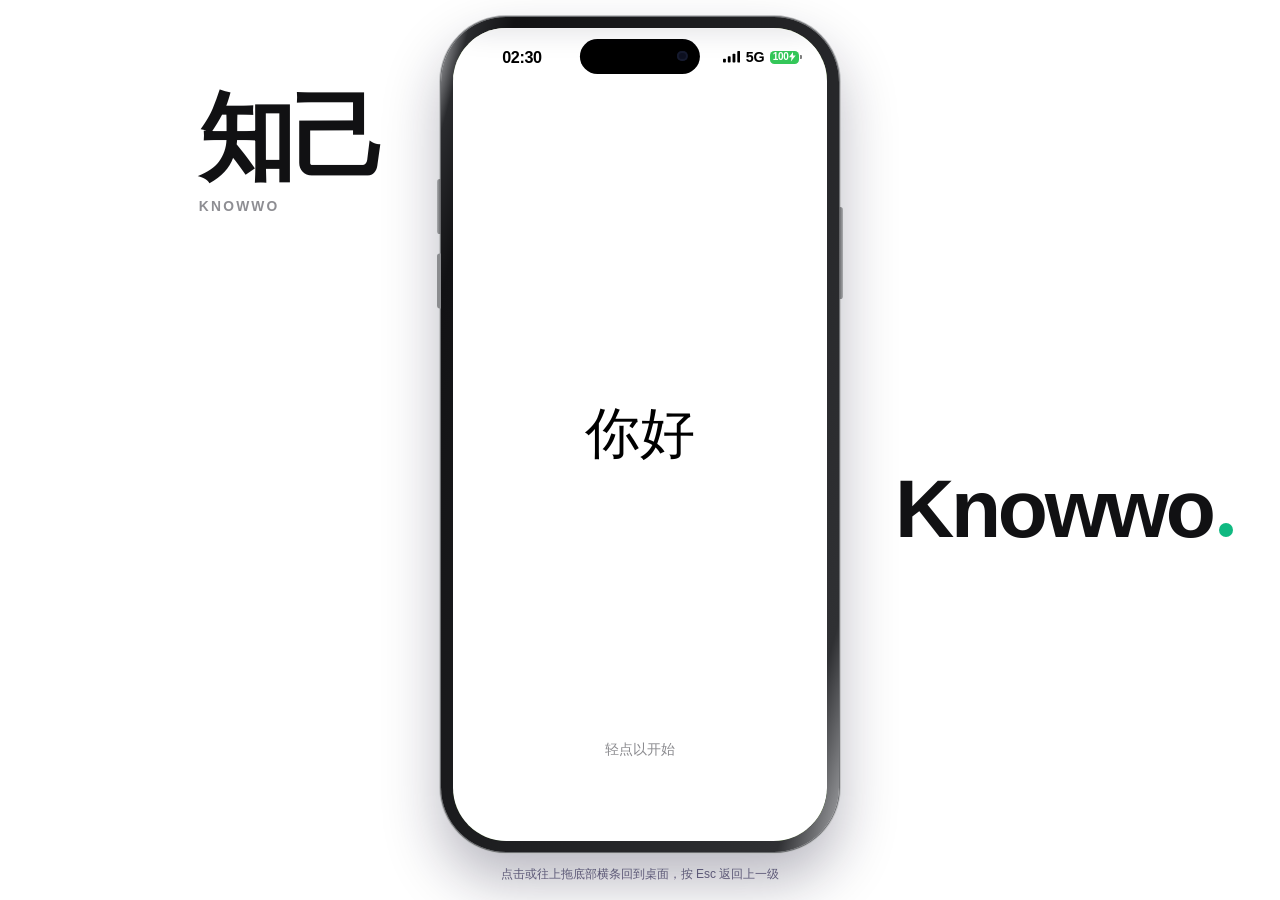
<file: index.html>
<!doctype html>
<html lang="zh-CN">
<head>
<meta charset="utf-8">
<meta name="viewport" content="width=device-width,initial-scale=1,viewport-fit=cover,user-scalable=no">
<meta name="apple-mobile-web-app-capable" content="yes">
<meta name="mobile-web-app-capable" content="yes">
<meta name="apple-mobile-web-app-status-bar-style" content="black-translucent">
<meta name="theme-color" content="#000000">
<title>知己</title>
<meta name="apple-mobile-web-app-title" content="知己">
<meta name="robots" content="noindex,nofollow">
<link rel="manifest" href="manifest.webmanifest">
<link rel="icon" href="assets/icon.svg" type="image/svg+xml">
<link rel="apple-touch-icon" href="assets/icon-180.png">
<!-- 从 iPhone 主屏幕打开时先显示的启动图：开屏动画「小手机亮着知己」那一帧，各种 iPhone 尺寸一张（改了开屏的样子要重新生成） -->
<link rel="apple-touch-startup-image" media="screen and (device-width: 375px) and (device-height: 667px) and (-webkit-device-pixel-ratio: 2) and (orientation: portrait)" href="assets/launch/750x1334.png">
<link rel="apple-touch-startup-image" media="screen and (device-width: 414px) and (device-height: 736px) and (-webkit-device-pixel-ratio: 3) and (orientation: portrait)" href="assets/launch/1242x2208.png">
<link rel="apple-touch-startup-image" media="screen and (device-width: 375px) and (device-height: 812px) and (-webkit-device-pixel-ratio: 3) and (orientation: portrait)" href="assets/launch/1125x2436.png">
<link rel="apple-touch-startup-image" media="screen and (device-width: 414px) and (device-height: 896px) and (-webkit-device-pixel-ratio: 2) and (orientation: portrait)" href="assets/launch/828x1792.png">
<link rel="apple-touch-startup-image" media="screen and (device-width: 414px) and (device-height: 896px) and (-webkit-device-pixel-ratio: 3) and (orientation: portrait)" href="assets/launch/1242x2688.png">
<link rel="apple-touch-startup-image" media="screen and (device-width: 390px) and (device-height: 844px) and (-webkit-device-pixel-ratio: 3) and (orientation: portrait)" href="assets/launch/1170x2532.png">
<link rel="apple-touch-startup-image" media="screen and (device-width: 428px) and (device-height: 926px) and (-webkit-device-pixel-ratio: 3) and (orientation: portrait)" href="assets/launch/1284x2778.png">
<link rel="apple-touch-startup-image" media="screen and (device-width: 393px) and (device-height: 852px) and (-webkit-device-pixel-ratio: 3) and (orientation: portrait)" href="assets/launch/1179x2556.png">
<link rel="apple-touch-startup-image" media="screen and (device-width: 430px) and (device-height: 932px) and (-webkit-device-pixel-ratio: 3) and (orientation: portrait)" href="assets/launch/1290x2796.png">
<link rel="apple-touch-startup-image" media="screen and (device-width: 402px) and (device-height: 874px) and (-webkit-device-pixel-ratio: 3) and (orientation: portrait)" href="assets/launch/1206x2622.png">
<link rel="apple-touch-startup-image" media="screen and (device-width: 440px) and (device-height: 956px) and (-webkit-device-pixel-ratio: 3) and (orientation: portrait)" href="assets/launch/1320x2868.png">
<link rel="apple-touch-startup-image" media="screen and (device-width: 420px) and (device-height: 912px) and (-webkit-device-pixel-ratio: 3) and (orientation: portrait)" href="assets/launch/1260x2736.png">
<!-- 开屏动画的样式（其余样式在 body 里、开屏页后面加载，这样开屏页不用等它们） -->
<style>
#splash{position:fixed;inset:0;z-index:2147483000;background:#000;overflow:hidden;cursor:pointer;-webkit-tap-highlight-color:transparent}
#splash.out{opacity:0;pointer-events:none}
#splash .sp-ph{position:absolute;left:0;top:0;width:100%;height:100%;display:block}
</style>
</head>
<body>
<div id="splash" aria-hidden="true"></div>
<script>
/* 开屏动画：图标上的那台小手机出现，屏幕里亮起「知己 KNOWWO」，然后往屏幕里推，
 * 屏幕铺满整个画面后换成锁屏（现在用的是版本二：一直只有「知己」；版本一推的时候换成「欢迎来到知己」，见下面的 VER）。
 * 写在 index.html 里，不等其他文件下载，一打开就能看到。网页没加载完时停在「知己」亮着的画面等。
 * 点一下可以跳过。系统开了「减弱动态效果」时不推近，只淡出。
 * 中文字形：有字库龙藏体（Long Cang）；KNOWWO：Cormorant Garamond。两者都是 SIL Open Font License 1.1，
 * 只把用到的几个字转成了图形，不用下载字体。 */
(function () {
  var GLYPHS = {"欢": "M684 -200Q686 -195 718 -180Q749 -165 790 -130Q832 -95 836 -95Q847 -95 908 -19Q926 3 928 10Q930 16 924 23Q916 31 904 31Q892 31 892 40Q892 51 873 41Q868 38 860 34Q843 24 830 10Q818 -4 800 -33Q751 -114 681 -176Q660 -195 662 -200Q665 -204 673 -204Q681 -205 684 -200ZM364 -487Q377 -487 401 -477Q425 -467 425 -461Q425 -457 405 -426Q385 -394 367 -370Q313 -296 313 -286Q313 -281 342 -264Q364 -251 366 -243Q369 -235 350 -225Q336 -218 334 -214Q329 -204 297 -221L278 -230L264 -214Q240 -186 207 -154Q174 -123 161 -117Q138 -104 104 -82Q76 -62 73 -65Q62 -78 157 -179Q198 -222 212 -239Q222 -251 222 -254Q222 -258 215 -263Q205 -270 197 -270Q189 -270 159 -285Q136 -296 132 -300Q128 -303 132 -310Q140 -327 219 -313L261 -305L272 -319Q297 -349 320 -394Q343 -439 336 -445Q334 -447 286 -424Q238 -400 205 -380Q166 -358 119 -376Q84 -389 86 -404Q87 -418 125 -422Q160 -425 299 -470Q350 -487 364 -487ZM565 -614Q581 -594 586 -586Q590 -579 588 -568Q581 -519 574 -505Q563 -478 558 -438Q553 -417 546 -411Q538 -400 542 -391Q545 -391 570 -404Q594 -415 655 -438Q716 -461 724 -461Q733 -461 745 -471Q763 -487 790 -478Q818 -470 838 -445Q850 -429 860 -398Q871 -368 868 -355Q864 -333 853 -331Q850 -331 847 -334Q842 -345 788 -330Q735 -314 671 -285Q651 -275 644 -269Q637 -263 632 -249Q579 -114 488 -61Q454 -41 436 -30Q415 -16 413 -23Q413 -27 441 -60Q469 -93 485 -107Q534 -149 559 -193Q573 -214 589 -258Q605 -303 605 -317Q605 -328 608 -340Q611 -348 615 -350Q619 -351 635 -349Q650 -349 654 -346Q658 -344 660 -337Q661 -326 664 -326Q667 -326 693 -347Q751 -391 768 -391Q777 -391 778 -398Q780 -404 773 -424Q765 -443 757 -444Q749 -445 702 -426Q663 -411 636 -390Q608 -370 596 -368Q583 -365 549 -351Q517 -335 504 -335Q492 -335 485 -351Q479 -365 489 -397Q499 -425 504 -488Q510 -550 507 -592Q506 -615 508 -622Q509 -629 516 -635Q527 -643 533 -643Q539 -643 565 -614Z", "来": "M445 -222Q456 -213 415 -166Q368 -115 317 -8Q296 35 274 56Q252 76 211 87Q179 97 165 90Q145 80 150 60Q156 39 183 27Q200 18 238 -17Q277 -52 292 -74Q368 -178 388 -202Q407 -225 422 -227Q438 -228 445 -222ZM540 -236Q544 -235 553 -232Q623 -213 667 -144Q697 -101 778 -26Q812 4 835 10Q869 18 869 45Q869 55 859 58Q849 62 820 62Q785 62 760 46Q736 30 714 -8L666 -87L625 -151Q611 -175 585 -187Q565 -196 542 -212Q520 -229 520 -236Q520 -242 540 -236ZM499 -696Q544 -680 543 -654Q541 -640 546 -627Q550 -619 554 -618Q557 -616 569 -619Q589 -623 620 -624Q672 -627 672 -593Q672 -574 642 -572Q630 -572 587 -558Q544 -543 538 -530Q532 -518 536 -516Q539 -514 571 -521Q604 -528 622 -524Q639 -519 662 -500Q695 -469 687 -465Q684 -463 680 -465Q672 -467 668 -456Q663 -444 606 -390Q550 -336 552 -333Q555 -330 595 -340Q747 -379 771 -354Q789 -337 751 -332Q743 -330 732 -329Q690 -326 634 -310Q579 -295 548 -288Q516 -280 509 -269Q505 -259 504 -135Q502 -11 506 49Q511 95 504 105Q497 115 484 113Q470 111 466 100Q462 88 454 82Q445 76 445 66Q445 55 429 37Q400 2 424 0Q429 0 438 3Q456 9 460 3Q464 0 466 -128Q469 -255 464 -257Q462 -262 355 -225Q260 -193 230 -190Q200 -187 163 -208Q151 -214 138 -228Q127 -239 131 -239Q133 -239 137 -239Q156 -236 264 -266Q337 -287 403 -299L469 -313L471 -367Q474 -420 473 -423Q471 -424 468 -422Q464 -420 458 -416Q453 -411 446 -406Q428 -389 382 -365Q336 -341 323 -341Q312 -341 313 -367Q315 -375 298 -393Q280 -411 280 -416Q280 -420 295 -437L310 -455L336 -441L361 -427L387 -437Q413 -446 443 -463Q464 -474 469 -480Q474 -486 474 -498Q477 -523 472 -526Q467 -530 439 -522Q408 -512 366 -505Q337 -498 328 -499Q320 -500 302 -508Q277 -521 254 -535L232 -550L247 -553Q261 -557 297 -562Q333 -567 404 -581Q410 -582 418 -584Q466 -593 472 -601Q478 -609 469 -648Q466 -656 466 -661Q455 -704 458 -709Q462 -714 468 -710Q473 -705 499 -696ZM593 -500Q588 -502 560 -489Q533 -476 527 -469Q522 -459 518 -411Q515 -369 519 -369Q520 -368 523 -371Q534 -383 565 -432Q596 -481 596 -487Q596 -497 593 -500Z", "到": "M800 -536Q779 -512 772 -498Q764 -484 760 -484Q757 -484 745 -461Q733 -438 736 -413Q736 -393 734 -388Q732 -383 722 -386Q716 -388 698 -390Q684 -393 668 -407Q653 -421 653 -432Q653 -439 647 -439Q641 -439 634 -444Q627 -449 636 -477Q649 -519 656 -526Q662 -532 681 -522Q705 -509 722 -522Q732 -529 741 -529Q750 -529 771 -543Q792 -557 804 -564Q820 -571 818 -564Q817 -556 800 -536ZM538 -680Q548 -675 548 -664Q548 -652 522 -638Q489 -621 450 -586Q410 -550 384 -516Q365 -491 359 -488Q348 -480 368 -480Q382 -480 407 -483Q456 -490 462 -495Q468 -500 460 -521Q456 -529 468 -534Q481 -540 517 -528Q573 -507 573 -488Q573 -483 580 -488Q587 -494 592 -482Q597 -470 593 -466Q589 -463 589 -469Q589 -481 579 -470Q576 -466 573 -460Q564 -432 540 -428Q529 -425 522 -428Q516 -432 501 -449Q480 -472 470 -472Q461 -472 438 -451L421 -437L438 -424Q454 -410 448 -403Q443 -396 442 -383Q440 -375 444 -372Q449 -369 470 -364Q501 -357 502 -355Q503 -354 494 -344Q485 -333 474 -323Q463 -313 461 -313Q456 -313 442 -302Q431 -295 430 -288Q428 -281 428 -255Q428 -217 430 -217Q433 -217 474 -240Q516 -263 519 -260Q530 -249 461 -186Q412 -141 349 -98Q328 -84 312 -68Q268 -31 243 -31Q236 -31 236 -36Q236 -42 218 -62Q200 -81 202 -96Q208 -120 254 -117Q270 -116 274 -122Q277 -127 312 -147Q326 -155 336 -163Q345 -171 344 -173Q341 -178 341 -216Q341 -253 340 -253Q340 -253 295 -235Q250 -217 233 -217Q219 -217 192 -233Q166 -249 167 -255Q169 -260 201 -263Q223 -266 278 -285Q333 -304 345 -313Q352 -320 352 -348Q351 -375 344 -388L335 -402L296 -386Q258 -369 212 -356Q167 -343 149 -336Q128 -327 123 -330Q118 -332 110 -348Q99 -369 89 -379Q79 -389 74 -410Q68 -431 74 -442Q78 -451 82 -452Q86 -453 99 -451Q117 -448 126 -444Q135 -439 144 -439Q152 -439 162 -431Q167 -424 175 -424Q183 -425 214 -435Q257 -449 288 -476Q303 -488 340 -524Q376 -560 406 -590Q436 -620 433 -620Q431 -620 400 -610Q369 -600 339 -592Q309 -584 281 -570Q204 -532 160 -536Q130 -539 92 -569Q54 -599 54 -620Q54 -638 92 -623Q132 -605 218 -624Q268 -635 294 -638Q319 -641 331 -642Q487 -666 491 -680Q494 -686 512 -686Q529 -686 538 -680ZM865 -746Q877 -746 906 -729Q936 -712 942 -701Q949 -690 946 -662Q944 -635 933 -613Q925 -592 924 -522Q922 -452 916 -393Q908 -308 904 -128Q901 53 905 88Q909 108 906 128Q904 147 898 149Q893 150 881 128Q869 107 869 77Q869 -8 880 -127Q884 -166 886 -332Q887 -497 884 -502Q879 -512 865 -658Q860 -708 858 -728Q855 -740 856 -743Q858 -746 865 -746Z", "迎": "M167 -363Q184 -365 204 -358Q223 -352 229 -347Q234 -338 235 -325Q236 -312 229 -306Q216 -292 230 -214Q241 -145 246 -132Q250 -120 267 -109Q288 -95 288 -85Q288 -78 282 -76Q276 -75 253 -76Q218 -78 214 -82Q209 -85 215 -102Q223 -125 190 -261Q180 -302 174 -310Q169 -319 156 -314Q136 -306 104 -312Q72 -319 72 -330Q72 -335 114 -349Q157 -363 167 -363ZM873 -543Q906 -536 916 -526Q925 -517 925 -495Q925 -478 922 -470Q918 -463 904 -447Q863 -407 849 -313Q845 -278 834 -260Q822 -242 817 -221Q806 -184 776 -215Q759 -235 759 -239Q759 -243 739 -266Q719 -289 719 -298Q719 -306 714 -301Q709 -296 706 -233Q698 -75 688 -50Q684 -36 685 -32Q691 -23 817 -15Q919 -8 925 -5Q940 5 899 23Q876 33 846 37Q817 43 796 47Q744 58 691 29Q621 -11 490 -30Q360 -48 290 -29Q262 -22 202 -16Q141 -11 124 -18Q107 -25 93 -38Q79 -50 79 -58Q79 -65 83 -66Q87 -67 106 -64Q132 -60 197 -61Q365 -65 448 -62Q531 -58 622 -41Q653 -36 656 -37Q664 -47 668 -236Q673 -424 666 -447Q660 -461 642 -467Q625 -473 625 -482Q625 -489 635 -494Q645 -499 675 -509Q724 -526 780 -538Q836 -550 838 -550Q839 -551 873 -543ZM820 -513Q801 -502 775 -491Q751 -480 744 -466Q736 -452 731 -410Q727 -373 720 -359Q710 -340 715 -330Q720 -321 745 -307Q778 -289 793 -289Q803 -289 808 -292Q813 -296 818 -310Q827 -327 846 -404Q864 -481 864 -495Q864 -506 859 -516Q849 -534 820 -513ZM149 -592Q173 -576 188 -571Q199 -566 202 -562Q205 -558 205 -540Q205 -526 204 -522Q202 -517 197 -519Q194 -520 192 -520Q191 -520 190 -518Q190 -515 190 -510Q190 -506 191 -498Q191 -481 190 -477Q188 -473 181 -471Q170 -470 149 -492Q128 -515 115 -540Q93 -587 103 -603Q110 -615 149 -592ZM528 -646 541 -636Q554 -627 560 -627Q566 -627 573 -618Q580 -610 598 -597Q624 -582 618 -571Q617 -565 608 -568Q597 -572 580 -562Q563 -551 557 -551Q551 -551 518 -536Q486 -520 475 -520Q464 -520 452 -513Q439 -506 428 -506Q418 -506 416 -498Q414 -491 418 -460Q421 -428 421 -387Q423 -326 433 -326Q450 -333 538 -401Q573 -426 572 -417Q572 -408 548 -370Q524 -331 492 -289Q461 -247 461 -229Q461 -211 450 -202Q425 -184 391 -226Q377 -244 374 -251Q372 -258 374 -274Q377 -298 366 -352Q348 -443 316 -505Q296 -541 296 -554Q296 -564 305 -573Q314 -582 330 -585Q342 -586 351 -584Q360 -582 391 -565L415 -554L436 -571L470 -601Q484 -614 506 -629Z", "己": "M550 -617Q559 -611 579 -604Q643 -584 607 -550Q594 -538 584 -519Q575 -500 554 -470L513 -413Q448 -317 434 -317Q423 -317 403 -307Q379 -295 290 -281Q244 -275 244 -254Q244 -245 240 -242Q235 -238 234 -226Q234 -215 228 -194Q222 -172 222 -116Q222 -65 228 -46Q235 -28 256 -25Q319 -13 403 -25Q460 -34 518 -38Q569 -43 644 -56Q720 -69 728 -75Q735 -81 742 -125Q748 -169 753 -176Q760 -188 770 -159Q775 -147 778 -132Q784 -110 787 -105Q790 -100 804 -98Q820 -95 832 -84Q844 -72 844 -59Q844 -46 822 -32Q800 -18 763 -10Q728 -1 639 8Q550 16 543 13Q535 10 452 18Q368 27 310 27Q268 28 256 26Q244 24 228 12Q190 -13 178 -62Q165 -110 168 -210Q171 -300 162 -352Q153 -404 156 -407Q159 -410 168 -401Q178 -392 204 -384Q243 -369 254 -348Q259 -341 254 -340Q249 -335 253 -332Q262 -326 302 -338Q341 -350 359 -364Q376 -378 383 -372Q390 -367 409 -364L428 -362L448 -403Q468 -438 486 -491Q504 -544 501 -553Q498 -560 470 -550Q443 -539 437 -535Q431 -531 384 -514Q337 -497 325 -491Q315 -487 284 -489Q254 -491 235 -498Q222 -503 204 -524Q185 -544 185 -553Q185 -560 226 -566Q268 -572 307 -584Q338 -591 412 -602Q485 -614 507 -614Q523 -614 526 -619Q534 -631 550 -617Z", "知": "M558 -31Q566 -20 566 -16Q566 -11 561 1Q552 16 530 18Q507 19 492 12Q477 7 459 -11Q441 -29 441 -38Q441 -46 418 -66Q396 -86 402 -90L419 -95Q448 -105 490 -86Q532 -67 558 -31ZM396 -261Q396 -259 398 -258Q401 -256 408 -256Q414 -256 426 -258Q438 -259 460 -263Q476 -266 484 -261Q493 -256 482 -247Q471 -238 434 -223Q398 -208 394 -200Q390 -191 387 -158Q381 -86 365 -62Q358 -52 358 -42Q358 -22 296 15Q246 45 194 48Q162 49 160 42Q157 35 180 22Q250 -19 285 -52Q323 -86 323 -147Q323 -159 322 -162Q320 -164 312 -162Q299 -158 266 -141Q128 -65 109 -65Q96 -65 52 -80Q7 -95 7 -100Q7 -104 12 -104Q18 -104 39 -118Q60 -132 69 -132Q78 -132 116 -148L200 -184Q244 -203 284 -215Q323 -227 323 -232Q323 -238 312 -260Q302 -283 305 -290Q309 -306 352 -292Q396 -279 396 -261ZM900 -410Q907 -404 955 -404Q985 -405 990 -394Q995 -384 990 -371Q986 -358 960 -319Q934 -275 934 -266Q934 -256 919 -240L904 -226H936Q967 -226 973 -216Q979 -206 967 -190Q959 -181 952 -179Q944 -177 913 -177Q871 -177 816 -168Q760 -159 720 -158Q691 -158 686 -156Q681 -154 683 -142Q690 -121 686 -114Q683 -106 667 -105Q654 -104 647 -107Q640 -110 628 -124Q608 -144 590 -200Q573 -256 573 -299Q573 -323 582 -325Q586 -325 588 -320Q592 -313 603 -318Q614 -322 623 -309L632 -296L683 -316Q733 -338 796 -355Q858 -372 861 -380Q864 -389 878 -402Q893 -414 900 -410ZM861 -337Q845 -337 800 -323Q754 -309 733 -296Q704 -283 677 -277L651 -269L654 -235Q658 -201 666 -185Q674 -172 685 -172Q696 -172 746 -187Q788 -200 811 -207Q834 -214 847 -229Q858 -243 866 -268Q873 -293 873 -316Q873 -329 872 -333Q870 -337 861 -337ZM486 -410Q507 -404 510 -396Q513 -389 501 -378Q490 -369 432 -348Q375 -328 345 -323Q331 -320 306 -326Q280 -331 280 -335Q280 -340 341 -370Q402 -401 430 -410Q454 -417 486 -410ZM306 -628Q342 -611 352 -595Q361 -579 352 -552Q345 -529 341 -506Q333 -479 306 -428Q280 -378 263 -358Q237 -329 237 -342Q237 -346 244 -361Q262 -394 264 -573Q266 -640 267 -644Q267 -646 273 -644Q279 -643 288 -639Q296 -635 306 -628Z"};
  var KM = {"w": 6764, "p": [[0, "M35 -613Q32 -613 32 -619Q32 -625 35 -625L85 -624Q129 -622 155 -622Q183 -622 227 -624L276 -625Q278 -625 278 -619Q278 -613 276 -613Q241 -613 224 -607Q207 -601 201 -586Q195 -572 195 -542V-81Q195 -50 200 -36Q206 -22 222 -17Q239 -12 276 -12Q279 -12 279 -6Q279 0 276 0Q244 0 226 -1L155 -2L85 -1Q66 0 33 0Q31 0 31 -6Q31 -12 33 -12Q69 -12 86 -17Q103 -22 110 -36Q116 -51 116 -81V-544Q116 -574 110 -588Q104 -602 88 -608Q71 -613 35 -613ZM218 -340 278 -392 426 -199Q496 -105 533 -66Q570 -28 590 -20Q611 -12 648 -12Q651 -12 651 -6Q651 0 648 0H536L505 1Q491 1 484 -3Q476 -7 466 -18Q457 -29 435 -59Q426 -70 411 -90Q396 -111 370 -145ZM432 -588Q432 -613 373 -613Q370 -613 370 -619Q370 -625 373 -625L417 -624Q457 -622 493 -622Q529 -622 567 -624L606 -625Q609 -625 609 -619Q609 -613 606 -613Q564 -613 515 -592Q466 -571 425 -531L168 -277L143 -278L400 -537Q432 -571 432 -588Z"], [1052, "M122 -602 148 -600V-114Q148 -62 168 -37Q187 -12 227 -12Q229 -12 229 -6Q229 0 227 0Q201 0 187 -1L136 -2L82 -1Q67 0 38 0Q36 0 36 -6Q36 -12 38 -12Q81 -12 102 -37Q122 -62 122 -114ZM617 15 146 -543Q113 -582 87 -598Q61 -613 35 -613Q33 -613 33 -619Q33 -625 35 -625L74 -624Q86 -623 108 -623L159 -624Q169 -625 182 -625Q190 -625 194 -621Q198 -617 206 -605L230 -573L620 -103L628 13Q628 15 624 16Q619 17 617 15ZM628 13 603 -18V-510Q603 -562 584 -588Q565 -613 525 -613Q523 -613 523 -619Q523 -625 525 -625L565 -624Q595 -622 616 -622Q634 -622 668 -624L710 -625Q712 -625 712 -619Q712 -613 710 -613Q628 -613 628 -510Z"], [2182, "M49 -312Q49 -415 101 -488Q153 -562 234 -599Q316 -636 401 -636Q496 -636 568 -592Q640 -547 678 -474Q717 -401 717 -319Q717 -228 669 -152Q621 -76 540 -32Q460 12 366 12Q273 12 200 -32Q128 -75 88 -150Q49 -224 49 -312ZM626 -291Q626 -384 594 -457Q561 -530 500 -571Q440 -612 360 -612Q256 -612 198 -542Q140 -471 140 -347Q140 -252 173 -175Q206 -98 266 -54Q325 -10 401 -10Q465 -10 516 -43Q567 -76 596 -140Q626 -203 626 -291Z"], [3348, "M345 3Q335 3 334 -1L83 -542Q64 -584 48 -598Q31 -613 1 -613Q-2 -613 -2 -619Q-2 -625 1 -625L32 -624Q58 -622 81 -622Q126 -622 170 -624Q184 -625 208 -625Q211 -625 211 -619Q211 -613 208 -613Q179 -613 166 -607Q153 -601 153 -584Q153 -570 167 -539L379 -86L341 -31L467 -351L483 -328L356 -1Q355 3 345 3ZM929 -613Q858 -613 821 -522L617 -1Q616 3 606 3Q596 3 595 -1L344 -542Q327 -579 310 -596Q292 -613 267 -613Q264 -613 264 -619Q264 -625 267 -625L298 -624Q322 -622 342 -622Q380 -622 412 -624Q422 -625 439 -625Q442 -625 442 -619Q442 -613 439 -613Q422 -613 414 -610Q407 -606 407 -597Q407 -583 428 -539L640 -86L602 -31L795 -522Q804 -546 804 -563Q804 -587 786 -600Q769 -613 735 -613Q732 -613 732 -619Q732 -625 735 -625L778 -624Q812 -622 840 -622Q861 -622 887 -624L929 -625Q932 -625 932 -619Q932 -613 929 -613ZM555 -582Q555 -613 518 -613Q516 -613 516 -619Q516 -625 518 -625L538 -624Q558 -622 584 -622Q602 -622 628 -624L668 -625Q670 -625 670 -619Q670 -613 668 -613Q634 -613 609 -592Q584 -571 565 -522L488 -328L472 -351L541 -527Q555 -563 555 -582Z"], [4673, "M345 3Q335 3 334 -1L83 -542Q64 -584 48 -598Q31 -613 1 -613Q-2 -613 -2 -619Q-2 -625 1 -625L32 -624Q58 -622 81 -622Q126 -622 170 -624Q184 -625 208 -625Q211 -625 211 -619Q211 -613 208 -613Q179 -613 166 -607Q153 -601 153 -584Q153 -570 167 -539L379 -86L341 -31L467 -351L483 -328L356 -1Q355 3 345 3ZM929 -613Q858 -613 821 -522L617 -1Q616 3 606 3Q596 3 595 -1L344 -542Q327 -579 310 -596Q292 -613 267 -613Q264 -613 264 -619Q264 -625 267 -625L298 -624Q322 -622 342 -622Q380 -622 412 -624Q422 -625 439 -625Q442 -625 442 -619Q442 -613 439 -613Q422 -613 414 -610Q407 -606 407 -597Q407 -583 428 -539L640 -86L602 -31L795 -522Q804 -546 804 -563Q804 -587 786 -600Q769 -613 735 -613Q732 -613 732 -619Q732 -625 735 -625L778 -624Q812 -622 840 -622Q861 -622 887 -624L929 -625Q932 -625 932 -619Q932 -613 929 -613ZM555 -582Q555 -613 518 -613Q516 -613 516 -619Q516 -625 518 -625L538 -624Q558 -622 584 -622Q602 -622 628 -624L668 -625Q670 -625 670 -619Q670 -613 668 -613Q634 -613 609 -592Q584 -571 565 -522L488 -328L472 -351L541 -527Q555 -563 555 -582Z"], [5998, "M49 -312Q49 -415 101 -488Q153 -562 234 -599Q316 -636 401 -636Q496 -636 568 -592Q640 -547 678 -474Q717 -401 717 -319Q717 -228 669 -152Q621 -76 540 -32Q460 12 366 12Q273 12 200 -32Q128 -75 88 -150Q49 -224 49 -312ZM626 -291Q626 -384 594 -457Q561 -530 500 -571Q440 -612 360 -612Q256 -612 198 -542Q140 -471 140 -347Q140 -252 173 -175Q206 -98 266 -54Q325 -10 401 -10Q465 -10 516 -43Q567 -76 596 -140Q626 -203 626 -291Z"]]};
  /* 和 assets/icon.svg 是同一张画（512 × 512） */
  var PHONE = '<rect x="170" y="88" width="172" height="336" rx="32" stroke-width="13"/>' +
    '<rect x="189" y="148" width="134" height="200" rx="4" stroke-width="6"/>' +
    '<circle cx="256" cy="386" r="17" stroke-width="8"/><path d="M238 118h36" stroke-width="8"/>' +
    '<circle cx="256" cy="101" r="4" fill="#fff" stroke="none"/>';
  var sp = document.getElementById('splash');
  var reduce = !!(window.matchMedia && matchMedia('(prefers-reduced-motion: reduce)').matches);
  /* 从 iPhone 主屏幕打开：系统先显示启动图（assets/launch/，就是「小手机亮着知己」这一帧），动画从这一帧接着播 */
  var home = navigator.standalone === true || !!(window.matchMedia && matchMedia('(display-mode: standalone)').matches);
  /* 节奏（毫秒）。VER 1：往里推时「知己」换成「欢迎来到知己」；VER 2：一直只有「知己」
   *   intro：小手机出现、「知己」亮起；hold：亮着停多久才往里推（从主屏幕打开时用 homeHold）；D：推多久 */
  var VER = 2;   // 2026-11-06 定了加速版本二
  var T = VER === 1
    ? { pd: 300, zh: [200, 450], glow: [200, 800], km: [450, 400], hold: 900, homeHold: 450, D: 1300, out: 300, wel: [220, 100, 380], ease: [0.42, 0, 0.78, 0.42] }
    : { pd: 300, zh: [200, 450], glow: [200, 800], km: [450, 400], hold: 900, homeHold: 450, D: 1200, out: 0, wel: null, ease: [0.5, 0, 0.85, 0.35] };
  var ready = false, readyFns = [], run = null;
  function setReady() { if (ready) return; ready = true; readyFns.splice(0).forEach(function (f) { f(); }); }
  function whenReady() { return new Promise(function (r) { ready ? r() : readyFns.push(r); }); }
  function wait(ms) { return new Promise(function (r) { setTimeout(r, ms); }); }
  function fade(el, from, to, ms, delay, easing) {
    if (!el) return;
    if (!el.animate) { el.style.opacity = to; return; }
    el.animate([{ opacity: from }, { opacity: to }], { duration: ms, delay: delay || 0, easing: easing || 'ease-out', fill: 'both' });
  }
  /* 先慢后快的缓动：cubic-bezier(x1, y1, x2, y2) */
  function bezier(x1, y1, x2, y2) {
    var cx = 3 * x1, bx = 3 * (x2 - x1) - cx, ax = 1 - cx - bx, cy = 3 * y1, by = 3 * (y2 - y1) - cy, ay = 1 - cy - by;
    return function (x) {
      var t = x;
      for (var i = 0; i < 8; i++) { var f = ((ax * t + bx) * t + cx) * t - x, d = (3 * ax * t + 2 * bx) * t + cx; if (Math.abs(f) < 1e-5 || !d) break; t -= f / d; }
      return ((ay * t + by) * t + cy) * t;
    };
  }
  /* 一行中文：每个字一个 <g class="c">，字号 size，中心在 (x, y) */
  function line(str, size, x, y) {
    var s = size / 1000, h = '<g transform="translate(' + (x - str.length * 500 * s) + ' ' + (y + 300 * s) + ') scale(' + s + ')">';
    for (var i = 0; i < str.length; i++) h += '<g class="c"><path transform="translate(' + i * 1000 + ' 0)" d="' + GLYPHS[str[i]] + '"/></g>';
    return h + '</g>';
  }
  /* KNOWWO（知己的英文名）：字号 size，水平居中在 x，基线在 y */
  function enName(size, x, y) {
    var s = size / 1000, h = '<g class="km" transform="translate(' + (x - KM.w * s / 2) + ' ' + y + ') scale(' + s + ')">';
    KM.p.forEach(function (p) { h += '<path transform="translate(' + p[0] + ' 0)" d="' + p[1] + '"/>'; });
    return h + '</g>';
  }

  function play() {
    var me = run = { skip: false };
    var live = function () { return run === me; };
    var end = function (ms) {
      if (!live()) return;
      document.documentElement.classList.add('splash-done');   // 电脑上手机两边的「知己」「Knowwo.」跟着淡入
      sp.style.transition = 'opacity ' + ms + 'ms ease-out';
      sp.classList.add('out');
      setTimeout(function () { if (live()) { sp.className = ''; sp.innerHTML = ''; sp.style.display = 'none'; } }, ms + 20);
    };
    sp.style.display = ''; sp.style.transition = ''; sp.className = '';
    sp.onclick = function () { if (me.skip) return; me.skip = true; whenReady().then(function () { end(300); }); };

    var vw = innerWidth, vh = innerHeight, S = Math.min(vh * 0.56, vw * 0.95), u = S / 512, cx = vw / 2, cy = vh / 2;
    var hw = 128 * u, hh = 194 * u, scx = cx, scy = cy - 8 * u;                       // 屏幕的宽高和中心
    var K = Math.max(vw / 2 / (64 * u), (vh / 2 + 8 * u) / (97 * u)) * 1.04;          // 屏幕铺满画面要放大几倍
    var zs = hw * 0.26, zy = scy - hh * 0.05;                                         // 「知己」的字号和位置
    var wel = Math.min(hw * 0.135, (vw * 0.82 / K) / 6);                              // 铺满时「欢迎来到知己」不超出画面
    sp.innerHTML = '<svg class="sp-ph" viewBox="0 0 ' + vw + ' ' + vh + '">' +
      '<defs><filter id="sp-glow" x="-60%" y="-60%" width="220%" height="220%"><feGaussianBlur stdDeviation="' + zs * 0.14 + '"/></filter></defs>' +
      '<rect width="' + vw + '" height="' + vh + '" fill="#000"/><g class="world">' +
      '<g class="zh-all" fill="#fff"><g class="glow" filter="url(#sp-glow)">' + line('知己', zs, scx, zy) + '</g>' +
      '<g class="zh">' + line('知己', zs, scx, zy) + '</g>' + enName(zs * 0.2, scx, zy + zs * 0.95) + '</g>' +
      '<g class="wel" fill="#fff">' + line('欢迎来到知己', wel, scx, scy) + '</g>' +
      '<g class="pd" transform="translate(' + (cx - 256 * u) + ' ' + (cy - 256 * u) + ') scale(' + u + ')" fill="none" stroke="#fff" stroke-linecap="round" stroke-linejoin="round">' + PHONE + '</g>' +
      '</g></svg>';
    var svg = sp.firstChild, q = function (s) { return svg.querySelector(s); }, world = q('.world');
    var chars = svg.querySelectorAll('.wel .c');
    for (var i = 0; i < chars.length; i++) chars[i].style.opacity = 0;

    if (reduce) {
      q('.glow').style.opacity = 0.3;
      whenReady().then(function () { return wait(900); }).then(function () { end(400); });
      return;
    }
    if (home) {
      /* 1'. 从主屏幕打开：启动图已经是这一帧，直接亮着 */
      q('.glow').style.opacity = 0.3; q('.km').style.opacity = 0.8;
    } else {
      /* 1. 小手机出现，屏幕是黑的；屏幕里「知己」亮起（先有一圈光晕，再落成清楚的白字），下面是 KNOWWO */
      fade(q('.pd'), 0, 1, T.pd);
      fade(q('.zh'), 0, 1, T.zh[1], T.zh[0]);
      if (q('.glow').animate) q('.glow').animate([{ opacity: 0 }, { opacity: 0.95, offset: 0.45 }, { opacity: 0.3 }], { duration: T.glow[1], delay: T.glow[0], fill: 'both' });
      fade(q('.km'), 0, 0.8, T.km[1], T.km[0]);
    }
    /* 2. 网页加载完、而且「知己」亮了一会儿，才开始往屏幕里推 */
    wait(home ? T.homeHold : T.hold).then(whenReady).then(function () {
      if (!live() || me.skip) return;
      if (T.wel) {   // 版本一：「知己」淡出，「欢迎来到知己」一个字一个字出现
        fade(q('.zh-all'), 1, 0, T.out, 0, 'ease-in');
        for (var j = 0; j < chars.length; j++) fade(chars[j], 0, 1, T.wel[2], T.wel[0] + j * T.wel[1]);
      }
      var D = T.D, ease = bezier(T.ease[0], T.ease[1], T.ease[2], T.ease[3]), start = performance.now();
      /* 每一帧重新画放大后的样子（不用 CSS 放大位图），字和线条放大了也是清楚的 */
      (function frame(now) {
        if (!live() || me.skip) return;
        var p = Math.min(1, (now - start) / D), s = 1 + (K - 1) * ease(p);
        world.setAttribute('transform', 'translate(' + scx * (1 - s) + ' ' + scy * (1 - s) + ') scale(' + s + ')');
        if (p < 1) requestAnimationFrame(frame); else end(240);   // 3. 铺满后换成锁屏
      })(start);
    });
  }

  window.zhijiSplash = { play: play };
  window.addEventListener('load', setReady);
  setTimeout(setReady, 12000);   // 万一有文件一直加载不完，最多等 12 秒
  play();
})();
</script>
<!-- ?v= 是版本号：每次更新文件后改一下（比如 1101 → 1102），手机就不会用缓存里的旧文件 -->
<link rel="stylesheet" href="css/tokens.css?v=1116">
<link rel="stylesheet" href="css/phone.css?v=1116">
<link rel="stylesheet" href="css/ios.css?v=1116">
<link rel="stylesheet" href="css/wechat.css?v=1116">
<link rel="stylesheet" href="css/extra-apps.css?v=1116">
<link rel="stylesheet" href="css/call.css?v=1116">
<link rel="stylesheet" href="css/overlays.css?v=1116">
<div class="desk-brand" aria-hidden="true"><div class="db-left">知己<small>KNOWWO</small></div><div class="db-right">Knowwo<i></i></div></div>
<div class="desk">
  <div class="device" id="device">
    <div class="phone" id="phone" data-screen="lock">
      <div class="island"></div>
      <div class="statusbar" aria-hidden="true">
        <span class="sb-left"><span id="sbtime">9:41</span><span class="sb-focus" id="sbfocus"></span></span>
        <span class="sb-right">
          <svg class="sb-plane" width="17" height="13" viewBox="0 0 24 24" fill="currentColor"><path d="M10.5 2.5h3V9l8 4.5v2.5l-8-2.5v5l2.5 2V22L12 21l-4 1v-1.5l2.5-2v-5l-8 2.5v-2.5l8-4.5z"/></svg>
          <svg class="sb-signal" width="18" height="12" viewBox="0 0 18 12" fill="currentColor"><rect x="0" y="8" width="3" height="4" rx=".8"/><rect x="5" y="5.5" width="3" height="6.5" rx=".8"/><rect x="10" y="3" width="3" height="9" rx=".8"/><rect x="15" y="0" width="3" height="12" rx=".8"/></svg>
          <span class="sb-5g">5G</span>
          <svg class="sb-wifi" width="17" height="12" viewBox="0 0 17 12" fill="currentColor"><path d="M8.5 2.2c2.4 0 4.6.9 6.2 2.5l1.2-1.3A10.4 10.4 0 0 0 8.5.4 10.4 10.4 0 0 0 1.1 3.4l1.2 1.3a8.7 8.7 0 0 1 6.2-2.5zm0 3.4c1.5 0 2.8.6 3.8 1.5l1.2-1.3a7.1 7.1 0 0 0-10 0l1.2 1.3c1-.9 2.3-1.5 3.8-1.5zm0 3.4c.6 0 1.1.2 1.5.6L8.5 11.2 7 9.6c.4-.4.9-.6 1.5-.6z"/></svg>
          <span class="battery" id="sbbattery"><b id="sbbatt">86</b><svg class="sb-bolt" width="7" height="10" viewBox="0 0 7 10" fill="currentColor"><path d="M4.2 0L0 5.6h2.7L2 10l5-6.2H4.2z"/></svg></span>
        </span>
      </div>

      <!-- 桌面（一直垫在最下面） -->
      <section class="scr home on" id="home" aria-label="桌面">
        <div class="wall" id="homewall"></div>
        <div class="home-pages" id="homepages"></div>
        <div class="home-tools" id="hometools"><div class="home-dots" id="homedots"></div><button class="home-search" id="homesearch"><svg width="13" height="13" viewBox="0 0 24 24" fill="none" stroke="currentColor" stroke-width="2.6" stroke-linecap="round"><circle cx="11" cy="11" r="6.5"/><path d="M16 16l4.5 4.5"/></svg>搜索</button></div>
        <nav class="dock" id="dock" aria-label="程序坞"></nav>
        <div class="home-editbar"><button id="homeadd" aria-label="添加小组件"><svg width="18" height="18" viewBox="0 0 24 24" fill="none" stroke="currentColor" stroke-width="2.6" stroke-linecap="round"><path d="M12 5v14M5 12h14"/></svg></button><button id="homedone">完成</button></div>
        <div class="folder-pop" id="folderpop" aria-hidden="true"><div class="fp-title" id="fptitle"></div><div class="fp-panel" id="fppanel"></div></div>
      </section>

      <!-- App：内容由 js/ui/ 里的文件生成 -->
      <section class="scr app" id="app-wx"></section>
      <section class="scr app" id="app-diary"></section>
      <section class="scr app" id="app-settings"></section>
      <section class="scr app" id="app-photos"></section>
      <section class="scr app" id="app-camera"></section>
      <section class="scr app" id="app-calendar"></section>
      <section class="scr app" id="app-notes"></section>
      <section class="scr app" id="app-calc"></section>
      <section class="scr app" id="app-clock"></section>
      <section class="scr app" id="app-appstore"></section>
      <section class="scr app" id="app-weather"></section>
      <section class="scr app" id="app-voicememos"></section>
      <section class="scr app" id="app-shell"></section>

      <!-- 锁屏 -->
      <section class="scr lock on" id="lock" aria-label="锁屏">
        <div class="wall" id="lockwall"></div>
        <div class="lock-head">
          <svg class="lock-ic" width="15" height="19" viewBox="0 0 14 18" fill="none" stroke="currentColor" stroke-width="1.8"><rect x="1.5" y="8" width="11" height="9" rx="2.2"/><path d="M4 8V5.5a3 3 0 0 1 6 0V8"/></svg>
          <div class="lock-date" id="lockdate"></div>
          <div class="lock-time" id="locktime"></div>
        </div>
        <div class="notes" id="notes"></div>
        <button class="round-btn left" id="torch" aria-label="手电筒" aria-pressed="false"><svg width="22" height="22" viewBox="0 0 24 24" fill="none" stroke="currentColor" stroke-width="1.8" stroke-linejoin="round"><path d="M8 3h8v4l-2 3v11h-4V10L8 7z"/><path d="M12 13v2"/></svg></button>
        <button class="unlock" id="unlock">向上轻扫以打开</button>
        <button class="round-btn right" id="lockcam" aria-label="相机"><svg width="22" height="22" viewBox="0 0 24 24" fill="none" stroke="currentColor" stroke-width="1.8" stroke-linejoin="round"><path d="M4 8h3.5L9 5.5h6L16.5 8H20v11H4z"/><circle cx="12" cy="13.2" r="3.6"/></svg></button>
      </section>

      <button class="banner" id="banner" aria-live="polite"></button>
      <div class="sheet" id="sheet"><div class="sheet-back"></div><div class="sheet-panel" role="dialog" aria-modal="true"></div></div>
      <div class="viewer" id="viewer"><img alt=""></div>
      <div class="toast" id="toast" role="status"></div>
      <button class="homebar" id="homebar" aria-label="回到桌面" title="回到桌面：点一下或按住往上拖（也可以按 Esc）"></button>
    </div>
  </div>
  <p class="desk-note">点击或往上拖底部横条回到桌面，按 Esc 返回上一级</p>
</div>
<input type="file" id="anyfile" hidden>

<!-- 数据：人设、台词、星座、名字、桌面布局，都在这几个文件里改 -->
<script src="js/data/ui.js?v=1116"></script>
<script src="js/data/persona.js?v=1116"></script>
<script src="js/data/zodiac.js?v=1116"></script>
<script src="js/data/templates.js?v=1116"></script>
<script src="js/data/templates-en.js?v=1116"></script>
<script src="js/data/prompts.js?v=1116"></script>
<script src="js/data/providers.js?v=1116"></script>
<!-- 程序 -->
<!-- Supabase 客户端（账号和云同步）：固定版本 2.118.0，放在本仓库里，不依赖外部 CDN -->
<script src="js/vendor/supabase.js?v=2.118.0"></script>
<!-- 程序 -->
<script src="js/core/util.js?v=1116"></script>
<script src="js/core/store.js?v=1116"></script>
<script src="js/core/cloud.js?v=1116"></script>
<script src="js/ai/llm.js?v=1116"></script>
<script src="js/ai/templates.js?v=1116"></script>
<script src="js/ai/brain.js?v=1116"></script>
<script src="js/core/schedule.js?v=1116"></script>
<script src="js/core/rhythm.js?v=1116"></script>
<script src="js/core/push.js?v=1116"></script>
<script src="js/ui/icons.js?v=1116"></script>
<script src="js/ui/wallpaper.js?v=1116"></script>
<script src="js/ui/shell.js?v=1116"></script>
<script src="js/ui/home.js?v=1116"></script>
<script src="js/ui/wechat.js?v=1116"></script>
<script src="js/ui/photos.js?v=1116"></script>
<script src="js/ui/plans.js?v=1116"></script>
<script src="js/ui/extra-apps.js?v=1116"></script>
<script src="js/ui/clock.js?v=1116"></script>
<script src="js/ui/simapps.js?v=1116"></script>
<script src="js/ui/tasks.js?v=1116"></script>
<script src="js/ui/voice.js?v=1116"></script>
<script src="js/ui/diary.js?v=1116"></script>
<script src="js/ui/settings.js?v=1116"></script>
<script src="js/ui/account.js?v=1116"></script>
<script src="js/main.js?v=1116"></script>
</body>
</html>
</file>
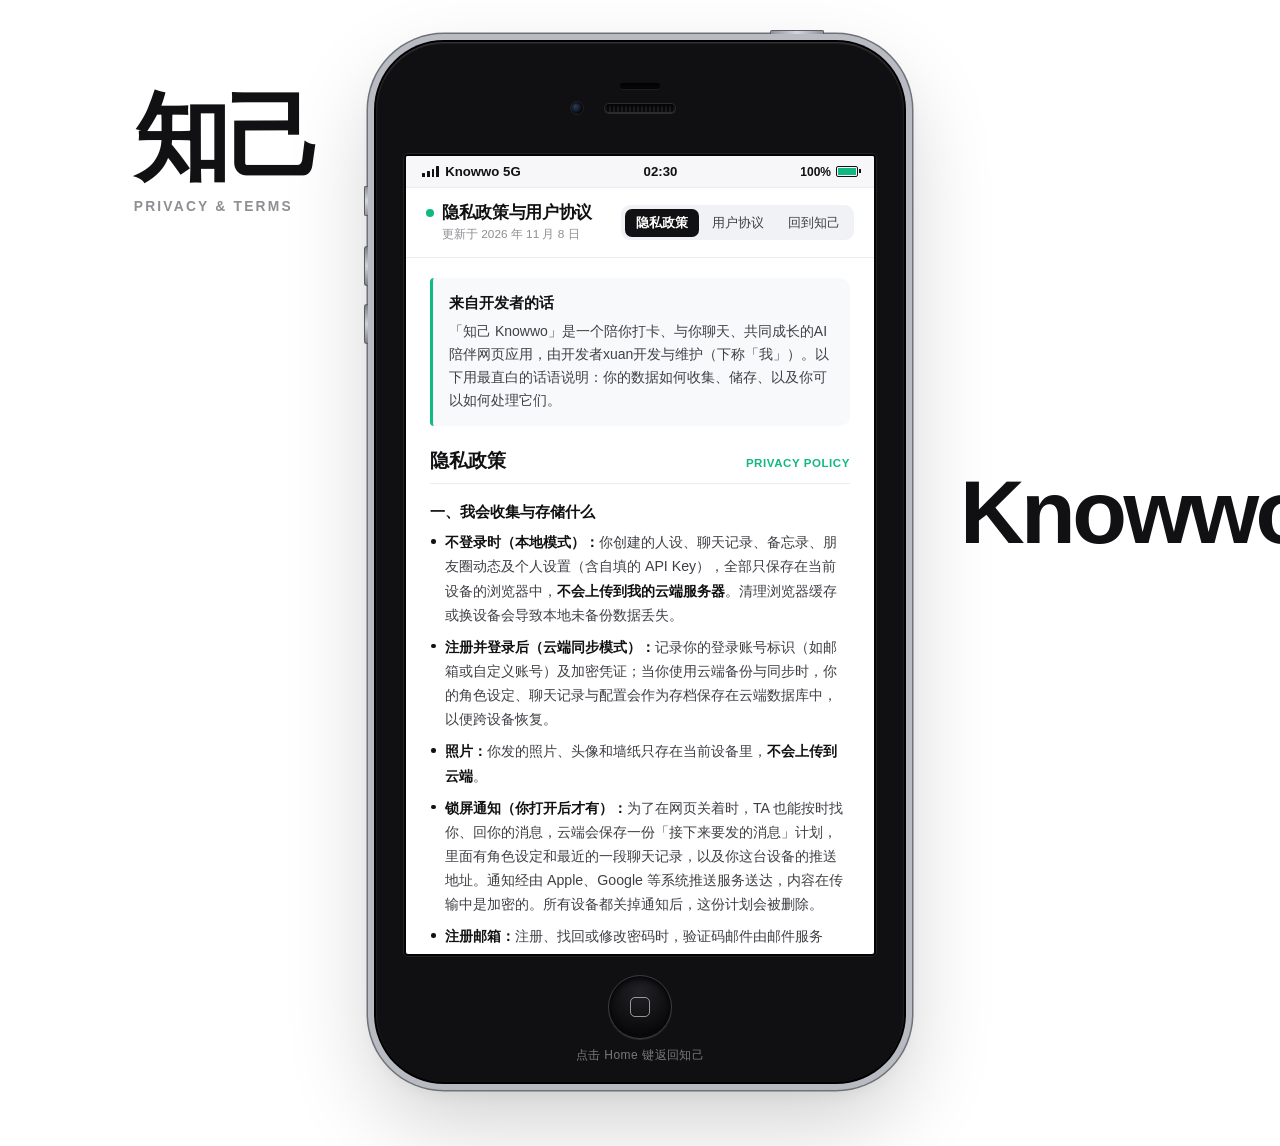
<file: privacy.html>
<!DOCTYPE html>
<html lang="zh-CN">
<head>
  <meta charset="UTF-8" />
  <meta name="viewport" content="width=device-width, initial-scale=1.0, viewport-fit=cover" />
  <title>隐私政策与用户协议 · 知己 Knowwo</title>
  <style>
    :root {
      --page-bg: #ffffff;
      --phone-glass: #101012;
      --steel-frame: #b8bcc2;
      --steel-dark: #6e7278;
      --screen-bg: #ffffff;
      --text-main: #111113;
      --text-sub: #3f3f46;
      --text-muted: #8e8e93;
      --accent-green: #10b981;
      --line: #ededf0;
      /* 手机尺寸在第二版 (440x868) 基础上放大 1.2 倍 */
      --phone-w: 528px;
      --phone-h: 1040px;
    }

    * {
      box-sizing: border-box;
      margin: 0;
      padding: 0;
      -webkit-tap-highlight-color: transparent;
    }

    html, body {
      width: 100%;
      min-height: 100%;
      background-color: var(--page-bg);
      font-family: -apple-system, BlinkMacSystemFont, "SF Pro Display", "SF Pro Text", "PingFang SC", "Helvetica Neue", sans-serif;
      color: var(--text-main);
      overflow-x: hidden;
      overflow-y: auto;
    }

    /* 整体舞台容器：允许整台手机随页面自然上下滑动 */
    .stage {
      width: 100%;
      min-height: 100vh;
      padding: 42px 0 64px;
      display: flex;
      justify-content: center;
      align-items: flex-start;
      position: relative;
    }

    /* 左上角「知己」：保持距手机左边缘 56px 不变，字体放大 1.1 倍 */
    .bg-brand-left {
      position: fixed;
      top: 10vh;
      right: calc(50% + (var(--phone-w) / 2) + 56px);
      text-align: left;
      font-size: clamp(60px, 7.5vw, 108px);
      font-weight: 800;
      letter-spacing: -0.03em;
      color: var(--text-main);
      line-height: 1;
      z-index: 1;
      user-select: none;
      white-space: nowrap;
    }

    .bg-brand-left::after {
      content: "PRIVACY & TERMS";
      display: block;
      font-size: 13.8px;
      font-weight: 600;
      letter-spacing: 0.16em;
      color: var(--text-muted);
      margin-top: 14px;
    }

    /* 右侧「Knowwo.」：保持距手机右边缘 56px 不变，字体放大 1.1 倍 */
    .bg-brand-right {
      position: fixed;
      top: 52vh;
      left: calc(50% + (var(--phone-w) / 2) + 56px);
      font-size: clamp(55px, 7vw, 104px);
      font-weight: 800;
      letter-spacing: -0.04em;
      color: var(--text-main);
      line-height: 1;
      z-index: 1;
      user-select: none;
      white-space: nowrap;
    }

    .bg-brand-right span {
      display: inline-block;
      width: 14px;
      height: 14px;
      background: var(--accent-green);
      border-radius: 50%;
      margin-left: 6px;
      vertical-align: baseline;
    }

    /* 1.2 倍真实比例 iPhone 4 机身外壳 */
    .iphone4-body {
      position: relative;
      z-index: 10;
      width: var(--phone-w);
      height: var(--phone-h);
      background: var(--phone-glass);
      border-radius: 68px;
      padding: 112px 28px 126px;
      box-shadow:
        0 0 0 2px #000000,
        0 0 0 8px var(--steel-frame),
        0 0 0 9.5px var(--steel-dark),
        0 36px 90px rgba(0, 0, 0, 0.20),
        0 8px 24px rgba(0, 0, 0, 0.08),
        inset 0 1px 2px rgba(255, 255, 255, 0.22);
      display: flex;
      flex-direction: column;
      align-items: center;
      user-select: none;
      flex-shrink: 0;
    }

    /* 顶部电源键与左侧音量键 */
    .btn-top-power {
      position: absolute;
      top: -12px;
      right: 80px;
      width: 54px;
      height: 4px;
      background: linear-gradient(90deg, #8e9299, #d4d7dc, #8e9299);
      border-radius: 2px 2px 0 0;
      border: 1px solid #5a5d63;
      border-bottom: none;
    }

    .btn-side-mute {
      position: absolute;
      left: -12px;
      top: 144px;
      width: 4px;
      height: 30px;
      background: linear-gradient(180deg, #8e9299, #d4d7dc, #8e9299);
      border-radius: 2px 0 0 2px;
      border: 1px solid #5a5d63;
      border-right: none;
    }

    .btn-side-vol {
      position: absolute;
      left: -12px;
      width: 4px;
      height: 40px;
      background: linear-gradient(180deg, #7c8087, #cfd2d8, #7c8087);
      border-radius: 3px 0 0 3px;
      border: 1px solid #5a5d63;
      border-right: none;
    }
    .btn-vol-plus { top: 204px; }
    .btn-vol-minus { top: 262px; }

    /* iPhone 4 经典额头 */
    .iphone4-forehead {
      position: absolute;
      top: 0;
      left: 0;
      right: 0;
      height: 112px;
      display: flex;
      flex-direction: column;
      align-items: center;
      justify-content: center;
      gap: 14px;
    }

    .sensor-slot {
      width: 40px;
      height: 6px;
      background: #050506;
      border-radius: 999px;
      box-shadow: inset 0 1px 2px rgba(0, 0, 0, 0.9), 0 0.5px 0 rgba(255, 255, 255, 0.12);
    }

    .earpiece-row {
      display: flex;
      align-items: center;
      justify-content: center;
      position: relative;
    }

    .front-cam {
      position: absolute;
      left: -34px;
      width: 14px;
      height: 14px;
      border-radius: 50%;
      background: radial-gradient(circle at 35% 35%, #2b3d5c, #07090e 70%);
      border: 1.5px solid #222226;
      box-shadow: inset 0 1px 2px rgba(0,0,0,0.8);
    }

    .earpiece-slot {
      width: 72px;
      height: 10px;
      background: repeating-linear-gradient(90deg, #1b1b1e 0px, #1b1b1e 2px, #0a0a0c 2px, #0a0a0c 4px);
      border-radius: 999px;
      border: 1.5px solid #2c2c30;
      box-shadow: inset 0 2px 3px rgba(0, 0, 0, 0.9), 0 1px 0 rgba(255, 255, 255, 0.12);
    }

    /* 2:3 竖屏比例的白色内屏幕 */
    .phone-screen {
      width: 100%;
      height: 100%;
      background: var(--screen-bg);
      border-radius: 4px;
      border: 2px solid #040405;
      box-shadow: 0 0 0 1px rgba(255, 255, 255, 0.08);
      display: flex;
      flex-direction: column;
      overflow: hidden;
      user-select: text;
    }

    /* 顶部状态栏（字体放大 1.1 倍） */
    .status-bar {
      height: 32px;
      padding: 0 16px;
      background: #f7f7f9;
      border-bottom: 1px solid var(--line);
      display: flex;
      align-items: center;
      justify-content: space-between;
      font-size: 13.2px;
      font-weight: 600;
      color: var(--text-main);
      flex-shrink: 0;
    }

    .carrier {
      display: flex;
      align-items: center;
      gap: 6px;
    }

    .signal-bars {
      display: flex;
      align-items: flex-end;
      gap: 2px;
      height: 11px;
    }
    .signal-bars i {
      width: 2.8px;
      background: var(--text-main);
      border-radius: 0.5px;
    }
    .signal-bars i:nth-child(1) { height: 4px; }
    .signal-bars i:nth-child(2) { height: 6px; }
    .signal-bars i:nth-child(3) { height: 8.5px; }
    .signal-bars i:nth-child(4) { height: 11px; }

    .battery-box {
      display: flex;
      align-items: center;
      gap: 5px;
      font-size: 12px;
    }
    .battery-icon {
      width: 22px;
      height: 11px;
      border: 1.5px solid var(--text-main);
      border-radius: 2px;
      padding: 1px;
      position: relative;
    }
    .battery-icon::after {
      content: "";
      position: absolute;
      right: -3.5px;
      top: 2px;
      width: 1.5px;
      height: 4px;
      background: var(--text-main);
    }
    .battery-fill {
      width: 100%;
      height: 100%;
      background: var(--accent-green);
    }

    /* 屏幕内固定导航栏 */
    .screen-nav {
      padding: 14px 20px;
      background: rgba(255, 255, 255, 0.95);
      backdrop-filter: blur(10px);
      border-bottom: 1px solid var(--line);
      display: flex;
      align-items: center;
      justify-content: space-between;
      gap: 10px;
      flex-shrink: 0;
    }

    .nav-title-box {
      display: flex;
      flex-direction: column;
      gap: 3px;
    }

    .nav-title {
      font-size: 16.5px;
      font-weight: 700;
      letter-spacing: -0.02em;
      display: flex;
      align-items: center;
      gap: 8px;
    }

    .green-dot {
      width: 8px;
      height: 8px;
      background: var(--accent-green);
      border-radius: 50%;
      flex-shrink: 0;
    }

    /* 标题正下方的更新日期小字 */
    .nav-subtitle {
      font-size: 11.8px;
      color: var(--text-muted);
      padding-left: 16px;
      font-weight: 500;
    }

    .tab-group {
      display: flex;
      background: #f1f2f5;
      padding: 3.5px;
      border-radius: 9px;
      gap: 2px;
    }

    .tab-btn {
      text-decoration: none;
      font-size: 13.2px;
      font-weight: 500;
      color: var(--text-sub);
      padding: 5px 11px;
      border-radius: 7px;
      transition: all 0.15s ease;
      white-space: nowrap;
    }

    .tab-btn:hover {
      color: var(--text-main);
    }

    .tab-btn.active {
      background: #111113;
      color: #ffffff;
      font-weight: 600;
    }

    /* 竖屏内部滚动内容区（全部字号放大 1.1 倍） */
    .screen-content {
      flex: 1;
      overflow-y: auto;
      padding: 20px 24px 34px;
      scroll-behavior: smooth;
      -webkit-overflow-scrolling: touch;
    }

    .screen-content::-webkit-scrollbar {
      width: 4px;
    }
    .screen-content::-webkit-scrollbar-thumb {
      background: rgba(0, 0, 0, 0.16);
      border-radius: 4px;
    }

    .dev-card {
      background: #f8f9fa;
      border-left: 3.5px solid var(--accent-green);
      padding: 14px 16px;
      border-radius: 4px 10px 10px 4px;
      font-size: 14px;
      line-height: 1.65;
      color: var(--text-sub);
      margin-bottom: 22px;
    }

    .dev-card b {
      color: var(--text-main);
      display: block;
      margin-bottom: 4px;
      font-size: 14.5px;
    }

    .doc-block {
      margin-bottom: 30px;
    }

    .doc-block h2 {
      font-size: 19px;
      font-weight: 700;
      color: var(--text-main);
      padding-bottom: 9px;
      margin-bottom: 14px;
      border-bottom: 1px solid var(--line);
      display: flex;
      align-items: baseline;
      justify-content: space-between;
    }

    .doc-block h2 span {
      font-size: 11.5px;
      font-weight: 600;
      color: var(--accent-green);
      letter-spacing: 0.05em;
      text-transform: uppercase;
    }

    .doc-block h3 {
      font-size: 15.2px;
      font-weight: 600;
      color: var(--text-main);
      margin: 18px 0 7px;
    }

    .doc-block p,
    .doc-block li {
      font-size: 14.2px;
      line-height: 1.7;
      color: var(--text-sub);
    }

    .doc-block ul {
      list-style: none;
      display: flex;
      flex-direction: column;
      gap: 8px;
      margin: 7px 0 12px;
    }

    .doc-block li {
      padding-left: 15px;
      position: relative;
    }

    .doc-block li::before {
      content: "";
      width: 4.5px;
      height: 4.5px;
      background: var(--text-main);
      border-radius: 50%;
      position: absolute;
      left: 1px;
      top: 9px;
    }

    .doc-block b {
      color: var(--text-main);
      font-weight: 600;
    }

    .bottom-caption {
      text-align: center;
      font-size: 12.8px;
      color: var(--text-muted);
      padding-top: 16px;
      border-top: 1px solid var(--line);
    }

    /* iPhone 4 经典下巴与圆形 Home 键 */
    .iphone4-chin {
      position: absolute;
      bottom: 0;
      left: 0;
      right: 0;
      height: 126px;
      display: flex;
      flex-direction: column;
      align-items: center;
      justify-content: center;
      gap: 8px;
    }

    .home-btn {
      width: 64px;
      height: 64px;
      border-radius: 50%;
      background: radial-gradient(circle at 50% 25%, #222226, #09090b 75%);
      border: 1.5px solid #3a3a40;
      box-shadow:
        inset 0 3px 6px rgba(0, 0, 0, 0.85),
        0 1px 1px rgba(255, 255, 255, 0.14);
      display: flex;
      align-items: center;
      justify-content: center;
      text-decoration: none;
      cursor: pointer;
      transition: transform 0.12s ease, border-color 0.2s ease, box-shadow 0.2s ease;
    }

    .home-icon-square {
      width: 20px;
      height: 20px;
      border: 1.8px solid rgba(255, 255, 255, 0.55);
      border-radius: 5px;
      transition: border-color 0.2s ease;
    }

    .home-btn:hover {
      border-color: #6c6c75;
      box-shadow:
        inset 0 3px 6px rgba(0, 0, 0, 0.85),
        0 0 14px rgba(255, 255, 255, 0.15);
    }

    .home-btn:hover .home-icon-square {
      border-color: #ffffff;
    }

    .home-btn:active {
      transform: scale(0.92);
    }

    .home-label {
      font-size: 12px;
      color: rgba(255, 255, 255, 0.44);
      letter-spacing: 0.04em;
    }

    /* 手机端专属显示：隐藏外部背景字，只展示居中放大的 iPhone 4 机身 */
    @media (max-width: 768px) {
      .bg-brand-left,
      .bg-brand-right {
        display: none !important; /* 手机上隐藏外面的大字，页面干干净净 */
      }

      .stage {
        padding: 16px 0 32px;
      }

      .iphone4-body {
        width: 94vw; /* 让这台复古 iPhone 占满手机屏幕宽度的 94% */
        height: auto; /* 高度随你改好的文字自然展开，整机顺滑下滑 */
        border-radius: 46px;
        padding: 76px 14px 96px; /* 收窄左右黑边，把最大空间留给屏幕里的文字 */
      }

      /* 隐藏侧面突出的物理小按键，防止在手机浏览器里撑出横向滚动条 */
      .btn-top-power,
      .btn-side-mute,
      .btn-side-vol {
        display: none;
      }

      .iphone4-forehead {
        height: 76px;
        gap: 10px;
      }

      .iphone4-chin {
        height: 96px;
      }

      /* 手机上顶部导航栏紧凑排布，防止换行错位 */
      .screen-nav {
        padding: 12px 14px;
        flex-wrap: wrap;
        gap: 8px;
      }

      .screen-content {
        padding: 18px 16px 28px;
        overflow-y: visible;
      }
    }

    /* 在知己 App 里点《用户协议》《隐私政策》时，这页放在一张从底部弹出的卡片里（privacy.html?embed=1）：
       只显示屏幕里的内容，不要 iPhone 4 外壳、状态栏和两边的大字；整页上下滑 */
    html.embed, html.embed body { background: #ffffff; }
    html.embed body { overflow: visible; }   /* body 不能自己滚，顶上的标签栏才能一直停在上面 */
    html.embed .bg-brand-left, html.embed .bg-brand-right,
    html.embed .iphone4-forehead, html.embed .iphone4-chin,
    html.embed .btn-top-power, html.embed .btn-side-mute, html.embed .btn-side-vol,
    html.embed .status-bar, html.embed .tab-home { display: none !important; }
    html.embed .stage { padding: 0; min-height: 0; display: block; }
    html.embed .iphone4-body { width: 100%; height: auto; padding: 0; border-radius: 0; background: none; box-shadow: none; display: block; }
    html.embed .phone-screen { height: auto; border: 0; border-radius: 0; box-shadow: none; overflow: visible; }
    html.embed .screen-nav { position: sticky; top: 0; z-index: 5; padding: 10px 16px; flex-wrap: wrap; gap: 8px; }
    html.embed .screen-content { overflow: visible; padding: 18px 16px 40px; }
    html.embed .doc-block { scroll-margin-top: 76px; }
  </style>
  <script>if (/[?&]embed\b/.test(location.search)) document.documentElement.classList.add('embed');</script>
</head>
<body>

  <!-- 左上角：知己（保持距手机 56px 不变） -->
  <div class="bg-brand-left">知己</div>

  <!-- 右侧：Knowwo.（保持距手机 56px 不变） -->
  <div class="bg-brand-right">Knowwo<span></span></div>

  <div class="stage">
    <!-- 放大 1.2 倍的真实比例 iPhone 4 机身 -->
    <div class="iphone4-body" id="phone-body">
      <div class="btn-top-power"></div>
      <div class="btn-side-mute"></div>
      <div class="btn-side-vol btn-vol-plus"></div>
      <div class="btn-side-vol btn-vol-minus"></div>

      <!-- 顶部额头 -->
      <div class="iphone4-forehead">
        <div class="sensor-slot"></div>
        <div class="earpiece-row">
          <div class="front-cam"></div>
          <div class="earpiece-slot"></div>
        </div>
      </div>

      <!-- 2:3 经典竖屏内屏幕 -->
      <main class="phone-screen">
        <!-- 顶部状态栏（保留实时时间） -->
        <div class="status-bar">
          <div class="carrier">
            <div class="signal-bars"><i></i><i></i><i></i><i></i></div>
            <span>Knowwo 5G</span>
          </div>
          <span id="clock">09:41</span>
          <div class="battery-box">
            <span>100%</span>
            <div class="battery-icon"><div class="battery-fill"></div></div>
          </div>
        </div>

        <!-- 屏幕导航栏：标题下方显示更新日期 + 右侧新增「回到知己」 -->
        <header class="screen-nav">
          <div class="nav-title-box">
            <div class="nav-title">
              <span class="green-dot"></span>
              隐私政策与用户协议
            </div>
            <span class="nav-subtitle">更新于 2026 年 11 月 8 日</span>
          </div>
          <nav class="tab-group">
            <a href="#privacy" class="tab-btn active" data-target="privacy">隐私政策</a>
            <a href="#terms" class="tab-btn" data-target="terms">用户协议</a>
            <a href="./" class="tab-btn tab-home">回到知己</a>
          </nav>
        </header>

        <div class="screen-content" id="scroller">
          <div class="dev-card">
            <b>来自开发者的话</b>
            「知己 Knowwo」是一个陪你打卡、与你聊天、共同成长的AI陪伴网页应用，由开发者xuan开发与维护（下称「我」）。以下用最直白的话语说明：你的数据如何收集、储存、以及你可以如何处理它们。
          </div>

          <!-- 隐私政策 -->
          <section id="privacy" class="doc-block">
            <h2>隐私政策 <span>Privacy Policy</span></h2>

            <h3>一、我会收集与存储什么</h3>
            <ul>
              <li><b>不登录时（本地模式）：</b>你创建的人设、聊天记录、备忘录、朋友圈动态及个人设置（含自填的 API Key），全部只保存在当前设备的浏览器中，<b>不会上传到我的云端服务器</b>。清理浏览器缓存或换设备会导致本地未备份数据丢失。</li>
              <li><b>注册并登录后（云端同步模式）：</b>记录你的登录账号标识（如邮箱或自定义账号）及加密凭证；当你使用云端备份与同步时，你的角色设定、聊天记录与配置会作为存档保存在云端数据库中，以便跨设备恢复。</li>
              <li><b>照片：</b>你发的照片、头像和墙纸只存在当前设备里，<b>不会上传到云端</b>。</li>
              <li><b>锁屏通知（你打开后才有）：</b>为了在网页关着时，TA 也能按时找你、回你的消息，云端会保存一份「接下来要发的消息」计划，里面有角色设定和最近的一段聊天记录，以及你这台设备的推送地址。通知经由 Apple、Google 等系统推送服务送达，内容在传输中是加密的。所有设备都关掉通知后，这份计划会被删除。</li>
              <li><b>注册邮箱：</b>注册、找回或修改密码时，验证码邮件由邮件服务 Resend 代为发送。它只会拿到你的邮箱地址和这封邮件，用来把信送到你手里。</li>
              <li><b>天气：</b>小手机里的天气 App 会把 TA 所在的城市名发给 Open-Meteo 查询天气，不带你的账号信息。</li>
              <li><b>基础运行日志：</b>网站托管服务（如 GitHub Pages、Cloudflare）与后端基础设施在提供传输时，会自动产生基础访问日志（如请求时间、IP 地址），仅用于保障服务安全与防刷限流。</li>
            </ul>

            <h3>二、AI 对话数据是如何处理的</h3>
            <p>为了实现虚拟伴侣的回复，你的对话上下文需要发送给大语言模型（LLM）处理：</p>
            <ul>
              <li><b>使用「知己内置 AI」时：</b>你发送的消息、角色设定及必要上下文，会通过 HTTPS 加密通道经由我的云端安全代理转发至第三方大模型服务商（如 DeepSeek API）生成回复，你的信息只会发给 DeepSeek 生成回复，不会给其他人。网页关着时（开了锁屏通知），TA 的回复也是由云端按同样的方式生成的。</li>
              <li><b>使用「自填 API Key」时：</b>请求由你的浏览器直接加密发送至你所选定的服务商接口（如 OpenAI、Gemini、DeepSeek 等），你的密钥与实时对话<b>完全不经过我的服务器中转，只会存储在你的手机/浏览器中</b>。</li>
            </ul>

            <h3>三、数据放在哪里，谁能接触到</h3>
            <ul>
              <li><b>存储位置：</b>云端同步数据保存在由 <b>Supabase</b> 提供的云端数据库中，该服务器位于中国大陆之外，使用云同步即代表你知晓并同意该跨境传输。</li>
              <li><b>安全隔离：</b>所有通信均采用 HTTPS 加密；数据库启用行级安全策略（RLS），每个账号只能读写自己的存档。</li>
              <li><b>坦诚说明：</b>云端存档目前未做端到端加密。作为开发者，我在后台拥有数据库维护权限；但我承诺：<b>除响应你的主动求助或排查故障外，绝不会主动查看你的私人对话，更不会向任何第三方出售、出租或共享你的数据</b>。</li>
            </ul>

            <h3>四、数据保存多久与你的掌控权</h3>
            <ul>
              <li><b>随时导出备份：</b>你可以在小手机的「设置 → 知己账户 → 数据与备份」中，随时将全部人设与聊天记录导出为本地 JSON 文件。</li>
              <li><b>清空与注销：</b>你可以随时在应用内重置本地数据，或通过下方邮箱要求彻底注销云端账号并永久删除云端存档。</li>
            </ul>

            <h3>五、年龄限制（仅限成年人）</h3>
            <p>本应用包含开放式人工智能角色扮演与虚拟情感陪伴功能，<b>仅面向年满 18 周岁的成年用户提供服务</b>。未满 18 周岁请勿注册或使用。</p>
          </section>

          <!-- 用户协议 -->
          <section id="terms" class="doc-block">
            <h2>用户协议 <span>Terms of Service</span></h2>

            <h3>一、服务内容与可用性</h3>
            <p>「知己 Knowwo」提供自定义虚拟角色互动、日常陪伴聊天、日程督促及多端数据备份功能。本产品由个人开发者维护，我会尽力保障稳定，但受限于第三方大模型接口波动或网络环境，<b>不保证服务永不中断或完全无误</b>。</p>

            <h3>二、AI 生成内容免责声明（重要）</h3>
            <ul>
              <li><b>虚构角色扮演：</b>应用内伴侣角色的所有回复、朋友圈动态及备忘录内容，均由人工智能算法自动生成，属于虚构的娱乐与情感陪伴互动，<b>不代表真实人类或开发者的立场与承诺</b>。</li>
              <li><b>非专业建议：</b>AI 回复可能存在偏差，<b>绝不构成任何心理咨询、医疗诊断、法律意见或财务建议</b>。请理性区分虚拟互动与现实生活；若你在现实中面临严重的心理困扰，请及时寻求专业机构帮助。</li>
            </ul>

            <h3>三、你的内容权利与使用规范</h3>
            <ul>
              <li><b>权利归属：</b>你在应用内原创的角色设定、备注与日常记录，权利归你本人所有。请定期在「数据与备份」中下载本地备份文件以防丢失。</li>
              <li><b>禁止滥用：</b>请勿利用本服务生成违法违规或恶意侵权内容；<b>严禁使用自动化脚本恶意盗刷内置 AI 接口额度或攻击服务器</b>。若发现异常滥用，我有权限制或封停相关账号。</li>
            </ul>

            <h3>四、知识产权</h3>
            <p>「知己 Knowwo」的程序代码、虚拟小手机的界面与视觉设计、文字和标识，著作权归开发者所有。未经许可，请勿复制源码、镜像搬运、改编后发布或用于商业用途。个人正常使用、推荐给朋友不受影响。</p>

            <h3>五、如何联系我</h3>
            <p style="margin-top: 8px;"><b>联系邮箱：</b>hello@knowwo.com</p>
          </section>

          <div class="bottom-caption">
            © 2026 知己 Knowwo · 通过对话，了解自己。
          </div>
        </div>
      </main>

      <!-- 底部下巴与圆形 Home 键 -->
      <div class="iphone4-chin">
        <a href="./" class="home-btn" title="返回知己小手机">
          <div class="home-icon-square"></div>
        </a>
        <span class="home-label">点击 Home 键返回知己</span>
      </div>
    </div>
  </div>

  <script>
    // 1. 顶部状态栏自动读取设备当前时间
    function updateClock() {
      const now = new Date();
      const h = String(now.getHours()).padStart(2, '0');
      const m = String(now.getMinutes()).padStart(2, '0');
      document.getElementById('clock').textContent = `${h}:${m}`;
    }
    updateClock();
    setInterval(updateClock, 15000);

    // 2. 屏幕内滚动与整机页面滚动联动（仅拦截带 data-target 的标签，「回到知己」正常跳转）
    const scroller = document.getElementById('scroller');
    const btns = document.querySelectorAll('.tab-btn[data-target]');
    const termsSec = document.getElementById('terms');

    const EMBED = document.documentElement.classList.contains('embed');
    const markTab = () => {
      const onTerms = termsSec.getBoundingClientRect().top < 160;
      btns[0].classList.toggle('active', !onTerms);
      btns[1].classList.toggle('active', onTerms);
    };
    if (EMBED) { window.addEventListener('scroll', markTab, { passive: true }); window.addEventListener('load', markTab); markTab(); }

    btns.forEach(btn => {
      btn.addEventListener('click', (e) => {
        e.preventDefault();
        const targetEl = document.getElementById(btn.dataset.target);
        if (EMBED) { targetEl.scrollIntoView({ behavior: 'smooth' }); return; }
        scroller.scrollTo({
          top: targetEl.offsetTop - 95,
          behavior: 'smooth'
        });
      });
    });

    scroller.addEventListener('scroll', () => {
      if (scroller.scrollTop + 160 >= termsSec.offsetTop) {
        btns[0].classList.remove('active');
        btns[1].classList.add('active');
      } else {
        btns[1].classList.remove('active');
        btns[0].classList.add('active');
      }

      const maxInner = scroller.scrollHeight - scroller.clientHeight;
      const maxWin = document.documentElement.scrollHeight - window.innerHeight;
      if (maxInner > 0 && maxWin > 0) {
        const progress = scroller.scrollTop / maxInner;
        window.scrollTo(0, progress * maxWin);
      }
    });

    window.addEventListener('wheel', (e) => {
      if (!scroller.contains(e.target)) {
        scroller.scrollTop += e.deltaY;
      }
    }, { passive: true });
  </script>
</body>
</html>
</file>
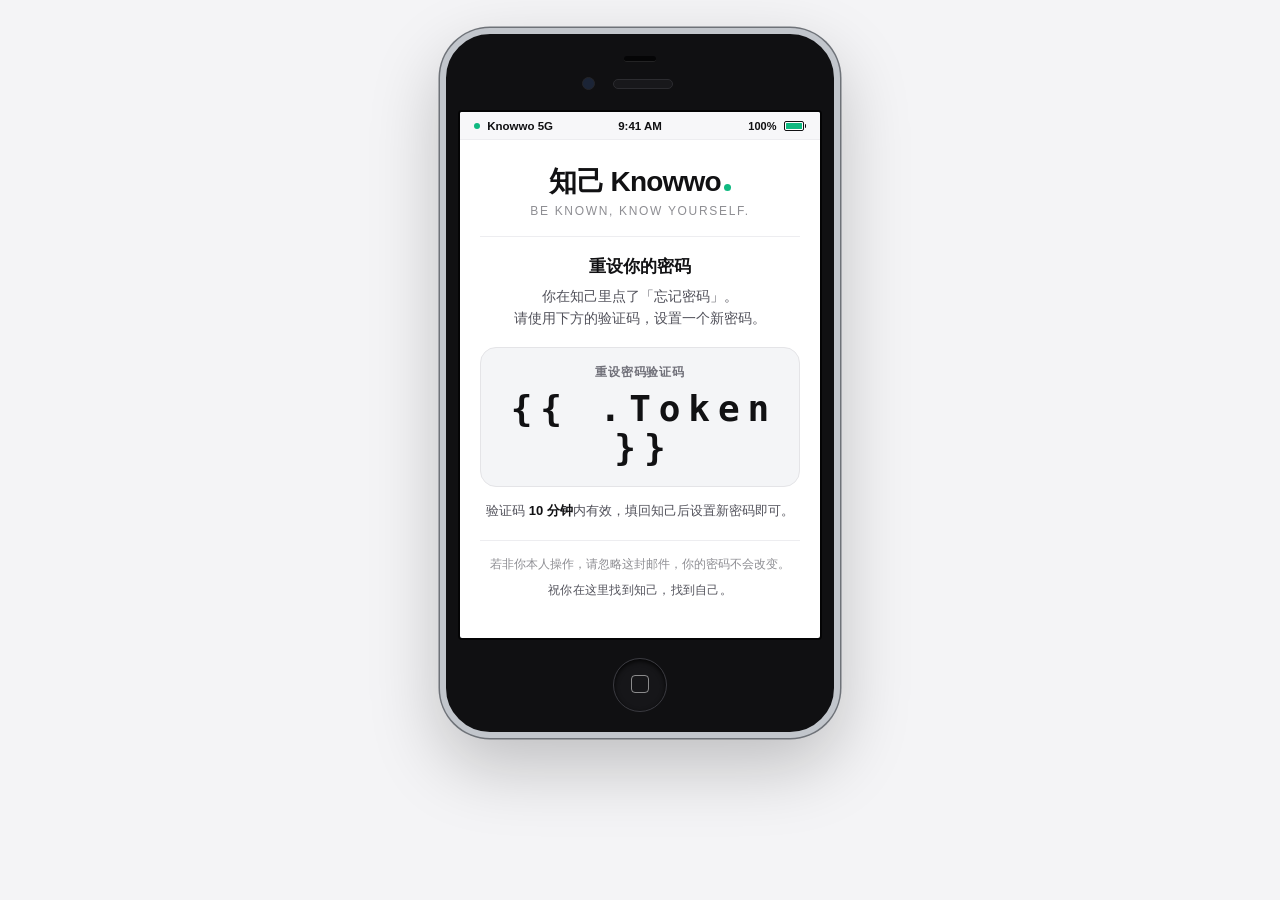
<file: supabase/email-reset.html>
<!DOCTYPE html>
<html lang="zh-CN">
<head>
  <meta charset="UTF-8" />
  <meta name="viewport" content="width=device-width, initial-scale=1.0" />
  <title>知己 Knowwo · 重设密码</title>
</head>
<body style="margin: 0; padding: 28px 8px; background-color: #f4f4f6; font-family: -apple-system, BlinkMacSystemFont, 'SF Pro Display', 'SF Pro Text', 'PingFang SC', 'Helvetica Neue', sans-serif; color: #111113; -webkit-font-smoothing: antialiased;">

  <!-- 外部居中容器 -->
  <table role="presentation" width="100%" cellspacing="0" cellpadding="0" border="0">
    <tr>
      <td align="center">

        <!-- 经典 iPhone 4 黑色机身 -->
        <div style="width: 100%; max-width: 400px; background-color: #101012; border-radius: 50px; padding: 0 12px; border: 6px solid #c2c6cc; box-shadow: 0 0 0 1.5px #6e7278, 0 28px 70px rgba(0, 0, 0, 0.22); box-sizing: border-box; text-align: center;">


          <!-- 1. iPhone 4 经典额头（感光槽 + 前置镜头 + 听筒） -->
          <div style="padding: 22px 0 18px;">
            <!-- 距离感应器横槽 -->
            <div style="width: 32px; height: 5px; background-color: #050506; border-radius: 99px; margin: 0 auto 12px; border-bottom: 1px solid rgba(255,255,255,0.12);"></div>
            <!-- 镜头与听筒同行 -->
            <div style="display: inline-block; position: relative;">
              <span style="display: inline-block; width: 11px; height: 11px; border-radius: 50%; background-color: #1b2436; border: 1.5px solid #252529; vertical-align: middle; margin-right: 14px;"></span>
              <span style="display: inline-block; width: 58px; height: 8px; background-color: #18181b; border-radius: 99px; border: 1.5px solid #2c2c30; vertical-align: middle; margin-right: 25px;"></span>
            </div>
          </div>

          <!-- 2. 白色手机内屏幕（iPhone 4 的屏幕是 3:2；手机上邮件窄，内容排紧一点，比例才不会变得太长） -->
          <div style="background-color: #ffffff; min-height: 530px; border-radius: 4px; border: 2px solid #040405; overflow: hidden; text-align: center; box-sizing: border-box;">

            <!-- 屏幕顶部 iOS 状态栏（恢复第一版左侧绿点信号 + AM/PM时间 + 右侧绿色满电电池） -->
            <table role="presentation" width="100%" cellspacing="0" cellpadding="0" border="0" style="background-color: #f7f7f9; border-bottom: 1px solid #ededf0; height: 28px; font-size: 11.5px; font-weight: 600; color: #111113;">
              <tr>
                <!-- 左上角：绿色小圆点 + Knowwo 5G -->
                <td align="left" style="padding-left: 14px; width: 35%; white-space: nowrap;">
                  <span style="display: inline-block; width: 6px; height: 6px; background-color: #10b981; border-radius: 50%; margin-right: 4px; vertical-align: middle;"></span>
                  <span style="vertical-align: middle;">Knowwo 5G</span>
                </td>

                <!-- 中间：带 AM/PM 的时间 -->
                <td align="center" style="width: 30%; white-space: nowrap;">9:41 AM</td>

                <!-- 右上角：100% + 绿色满电电池图标 -->
                <td align="right" style="padding-right: 14px; width: 35%; font-size: 11px; white-space: nowrap;">
                  <span style="vertical-align: middle; margin-right: 4px;">100%</span>
                  <span style="display: inline-block; vertical-align: middle; font-size: 0; line-height: 0;">
                    <span style="display: inline-block; width: 20px; height: 10px; border: 1.5px solid #111113; border-radius: 2px; padding: 1px; background-color: #ffffff; vertical-align: middle; box-sizing: border-box; text-align: left;">
                      <span style="display: block; width: 100%; height: 100%; background-color: #10b981; border-radius: 0.5px;"></span>
                    </span>
                    <span style="display: inline-block; width: 1.5px; height: 4px; background-color: #111113; border-radius: 0 1px 1px 0; vertical-align: middle; margin-left: 1px;"></span>
                  </span>
                </td>
              </tr>
            </table>

            <!-- 屏幕内邮件正文区（第一版原版字体大小与边距） -->
            <div style="padding: 26px 20px 22px; box-sizing: border-box;">

              <!-- 顶部品牌大字：知己 Knowwo（带右侧标志性绿色点） -->
              <div style="font-size: 28px; font-weight: 800; letter-spacing: -0.03em; color: #111113; line-height: 1.15;">
                知己 Knowwo<span style="display: inline-block; width: 7px; height: 7px; background-color: #10b981; border-radius: 50%; margin-left: 3px; vertical-align: baseline;"></span>
              </div>

              <!-- Slogan -->
              <div style="font-size: 12px; font-weight: 500; letter-spacing: 0.14em; color: #8e8e93; margin-top: 6px; text-transform: uppercase;">
                Be known, know yourself.
              </div>

              <!-- 顶部分割线 -->
              <div style="height: 1px; background-color: #ededf0; margin: 18px 0;"></div>

              <!-- 欢迎问候语 -->
              <div style="font-size: 17px; font-weight: 700; color: #111113; margin-bottom: 8px;">
                重设你的密码
              </div>
              <div style="font-size: 13.5px; color: #52525b; line-height: 1.65; margin-bottom: 16px;">
                你在知己里点了「忘记密码」。<br />
                请使用下方的验证码，<span style="white-space: nowrap;">设置一个新密码。</span>
              </div>

              <!-- 视觉中心：第一版浅灰底黑字验证码卡片 -->
              <div style="background-color: #f4f5f7; border: 1.5px solid #e4e4e7; border-radius: 16px; padding: 16px 12px 18px; margin-bottom: 14px;">
                <div style="font-size: 12px; font-weight: 600; color: #71717a; letter-spacing: 0.08em; margin-bottom: 8px;">
                  重设密码验证码
                </div>
                <div style="font-family: 'SF Mono', 'JetBrains Mono', Menlo, Consolas, monospace; font-size: 36px; font-weight: 800; color: #111113; letter-spacing: 0.22em; padding-left: 0.22em; line-height: 1.1; user-select: all;">
                  {{ .Token }}
                </div>
              </div>

              <!-- 有效期提示 -->
              <div style="font-size: 13px; color: #52525b; line-height: 1.6;">
                验证码 <strong style="color: #111113;">10 分钟</strong>内有效，<span style="white-space: nowrap;">填回知己后设置新密码即可。</span>
              </div>

              <!-- 底部分割线 -->
              <div style="height: 1px; background-color: #ededf0; margin: 18px 0 14px;"></div>

              <!-- 底部安全提示与落款（两行独立拉开间距） -->
              <div style="font-size: 12px; color: #8e8e93; line-height: 1.6;">
                若非你本人操作，请忽略这封邮件，<span style="white-space: nowrap;">你的密码不会改变。</span>
              </div>
              <div style="font-size: 12px; color: #52525b; font-weight: 500; margin-top: 8px; letter-spacing: 0.02em;">
                祝你在这里找到知己，找到自己。
              </div>

            </div>
          </div>

          <!-- 3. iPhone 4 经典下巴与圆形 Home 键 -->
          <div style="padding: 18px 0 20px;">
            <div style="width: 52px; height: 52px; border-radius: 50%; background-color: #161619; border: 1.5px solid #3a3a40; margin: 0 auto; box-shadow: inset 0 2px 5px rgba(0,0,0,0.85);">
              <!-- Home 键中心圆角小方框 -->
              <div style="width: 16px; height: 16px; border: 1.6px solid rgba(255, 255, 255, 0.5); border-radius: 4px; margin: 16px auto 0;"></div>
            </div>
          </div>

        </div>

      </td>
    </tr>
  </table>

</body>
</html>
</file>
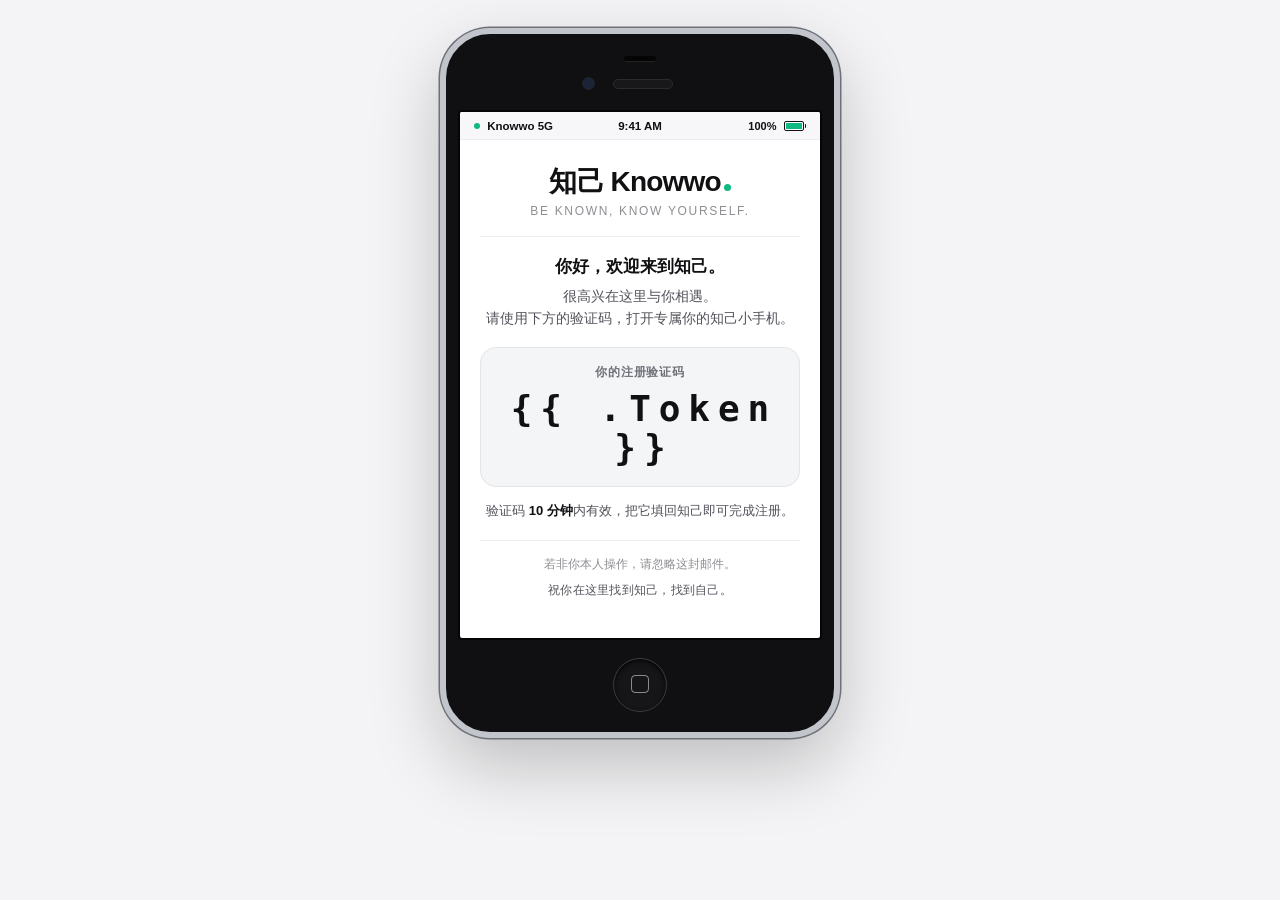
<file: supabase/email-signup.html>
<!DOCTYPE html>
<html lang="zh-CN">
<head>
  <meta charset="UTF-8" />
  <meta name="viewport" content="width=device-width, initial-scale=1.0" />
  <title>知己 Knowwo · 邮箱验证</title>
</head>
<body style="margin: 0; padding: 28px 8px; background-color: #f4f4f6; font-family: -apple-system, BlinkMacSystemFont, 'SF Pro Display', 'SF Pro Text', 'PingFang SC', 'Helvetica Neue', sans-serif; color: #111113; -webkit-font-smoothing: antialiased;">

  <!-- 外部居中容器 -->
  <table role="presentation" width="100%" cellspacing="0" cellpadding="0" border="0">
    <tr>
      <td align="center">

        <!-- 经典 iPhone 4 黑色机身 -->
        <div style="width: 100%; max-width: 400px; background-color: #101012; border-radius: 50px; padding: 0 12px; border: 6px solid #c2c6cc; box-shadow: 0 0 0 1.5px #6e7278, 0 28px 70px rgba(0, 0, 0, 0.22); box-sizing: border-box; text-align: center;">


          <!-- 1. iPhone 4 经典额头（感光槽 + 前置镜头 + 听筒） -->
          <div style="padding: 22px 0 18px;">
            <!-- 距离感应器横槽 -->
            <div style="width: 32px; height: 5px; background-color: #050506; border-radius: 99px; margin: 0 auto 12px; border-bottom: 1px solid rgba(255,255,255,0.12);"></div>
            <!-- 镜头与听筒同行 -->
            <div style="display: inline-block; position: relative;">
              <span style="display: inline-block; width: 11px; height: 11px; border-radius: 50%; background-color: #1b2436; border: 1.5px solid #252529; vertical-align: middle; margin-right: 14px;"></span>
              <span style="display: inline-block; width: 58px; height: 8px; background-color: #18181b; border-radius: 99px; border: 1.5px solid #2c2c30; vertical-align: middle; margin-right: 25px;"></span>
            </div>
          </div>

          <!-- 2. 白色手机内屏幕（iPhone 4 的屏幕是 3:2；手机上邮件窄，内容排紧一点，比例才不会变得太长） -->
          <div style="background-color: #ffffff; min-height: 530px; border-radius: 4px; border: 2px solid #040405; overflow: hidden; text-align: center; box-sizing: border-box;">

            <!-- 屏幕顶部 iOS 状态栏（恢复第一版左侧绿点信号 + AM/PM时间 + 右侧绿色满电电池） -->
            <table role="presentation" width="100%" cellspacing="0" cellpadding="0" border="0" style="background-color: #f7f7f9; border-bottom: 1px solid #ededf0; height: 28px; font-size: 11.5px; font-weight: 600; color: #111113;">
              <tr>
                <!-- 左上角：绿色小圆点 + Knowwo 5G -->
                <td align="left" style="padding-left: 14px; width: 35%; white-space: nowrap;">
                  <span style="display: inline-block; width: 6px; height: 6px; background-color: #10b981; border-radius: 50%; margin-right: 4px; vertical-align: middle;"></span>
                  <span style="vertical-align: middle;">Knowwo 5G</span>
                </td>

                <!-- 中间：带 AM/PM 的时间 -->
                <td align="center" style="width: 30%; white-space: nowrap;">9:41 AM</td>

                <!-- 右上角：100% + 绿色满电电池图标 -->
                <td align="right" style="padding-right: 14px; width: 35%; font-size: 11px; white-space: nowrap;">
                  <span style="vertical-align: middle; margin-right: 4px;">100%</span>
                  <span style="display: inline-block; vertical-align: middle; font-size: 0; line-height: 0;">
                    <span style="display: inline-block; width: 20px; height: 10px; border: 1.5px solid #111113; border-radius: 2px; padding: 1px; background-color: #ffffff; vertical-align: middle; box-sizing: border-box; text-align: left;">
                      <span style="display: block; width: 100%; height: 100%; background-color: #10b981; border-radius: 0.5px;"></span>
                    </span>
                    <span style="display: inline-block; width: 1.5px; height: 4px; background-color: #111113; border-radius: 0 1px 1px 0; vertical-align: middle; margin-left: 1px;"></span>
                  </span>
                </td>
              </tr>
            </table>

            <!-- 屏幕内邮件正文区（第一版原版字体大小与边距） -->
            <div style="padding: 26px 20px 22px; box-sizing: border-box;">

              <!-- 顶部品牌大字：知己 Knowwo（带右侧标志性绿色点） -->
              <div style="font-size: 28px; font-weight: 800; letter-spacing: -0.03em; color: #111113; line-height: 1.15;">
                知己 Knowwo<span style="display: inline-block; width: 7px; height: 7px; background-color: #10b981; border-radius: 50%; margin-left: 3px; vertical-align: baseline;"></span>
              </div>

              <!-- Slogan -->
              <div style="font-size: 12px; font-weight: 500; letter-spacing: 0.14em; color: #8e8e93; margin-top: 6px; text-transform: uppercase;">
                Be known, know yourself.
              </div>

              <!-- 顶部分割线 -->
              <div style="height: 1px; background-color: #ededf0; margin: 18px 0;"></div>

              <!-- 欢迎问候语 -->
              <div style="font-size: 17px; font-weight: 700; color: #111113; margin-bottom: 8px;">
                你好，欢迎来到知己。
              </div>
              <div style="font-size: 13.5px; color: #52525b; line-height: 1.65; margin-bottom: 16px;">
                很高兴在这里与你相遇。<br />
                请使用下方的验证码，<span style="white-space: nowrap;">打开专属你的知己小手机。</span>
              </div>

              <!-- 视觉中心：第一版浅灰底黑字验证码卡片 -->
              <div style="background-color: #f4f5f7; border: 1.5px solid #e4e4e7; border-radius: 16px; padding: 16px 12px 18px; margin-bottom: 14px;">
                <div style="font-size: 12px; font-weight: 600; color: #71717a; letter-spacing: 0.08em; margin-bottom: 8px;">
                  你的注册验证码
                </div>
                <div style="font-family: 'SF Mono', 'JetBrains Mono', Menlo, Consolas, monospace; font-size: 36px; font-weight: 800; color: #111113; letter-spacing: 0.22em; padding-left: 0.22em; line-height: 1.1; user-select: all;">
                  {{ .Token }}
                </div>
              </div>

              <!-- 有效期提示 -->
              <div style="font-size: 13px; color: #52525b; line-height: 1.6;">
                验证码 <strong style="color: #111113;">10 分钟</strong>内有效，<span style="white-space: nowrap;">把它填回知己即可完成注册。</span>
              </div>

              <!-- 底部分割线 -->
              <div style="height: 1px; background-color: #ededf0; margin: 18px 0 14px;"></div>

              <!-- 底部安全提示与落款（两行独立拉开间距） -->
              <div style="font-size: 12px; color: #8e8e93; line-height: 1.6;">
                若非你本人操作，请忽略这封邮件。
              </div>
              <div style="font-size: 12px; color: #52525b; font-weight: 500; margin-top: 8px; letter-spacing: 0.02em;">
                祝你在这里找到知己，找到自己。
              </div>

            </div>
          </div>

          <!-- 3. iPhone 4 经典下巴与圆形 Home 键 -->
          <div style="padding: 18px 0 20px;">
            <div style="width: 52px; height: 52px; border-radius: 50%; background-color: #161619; border: 1.5px solid #3a3a40; margin: 0 auto; box-shadow: inset 0 2px 5px rgba(0,0,0,0.85);">
              <!-- Home 键中心圆角小方框 -->
              <div style="width: 16px; height: 16px; border: 1.6px solid rgba(255, 255, 255, 0.5); border-radius: 4px; margin: 16px auto 0;"></div>
            </div>
          </div>

        </div>

      </td>
    </tr>
  </table>

</body>
</html>
</file>
<file: css/tokens.css>
/* 颜色。想换整体配色，只改这个文件。壁纸在 js/data/ui.js。 */
:root{
  /* 系统 App（设置、相册、日程） */
  --sys-bg:#F2F2F7;
  --sys-card:#FFFFFF;
  --sys-ink:#000000;
  --sys-ink2:rgba(60,60,67,.6);
  --sys-ink3:rgba(60,60,67,.3);
  --sys-sep:rgba(60,60,67,.2);
  --sys-fill:rgba(120,120,128,.12);
  --sys-blue:#007AFF;
  --sys-red:#FF3B30;
  --sys-green:#34C759;
  --sys-glass:rgba(249,249,249,.86);

  /* 聊天 App */
  --wx-bg:#EDEDED;
  --wx-bar:#F7F7F7;
  --wx-card:#FFFFFF;
  --wx-ink:#111111;
  --wx-ink2:#888888;
  --wx-ink3:#B2B2B2;
  --wx-sep:#E5E5E5;
  --wx-green:#07C160;
  --wx-me:#95EC69;       /* 我的气泡 */
  --wx-me-ink:#111111;
  --wx-her:#FFFFFF;      /* 她的气泡 */
  --wx-link:#576B95;     /* 朋友圈里的名字、链接 */
  --wx-badge:#FA5151;    /* 未读红点 */
  --wx-notice:#DADADA;

  --desk:#D9D5E7;        /* 电脑上手机外面的背景 */
}
@media (prefers-color-scheme:dark){
  :root{
    --sys-bg:#000000;--sys-card:#1C1C1E;--sys-ink:#FFFFFF;--sys-ink2:rgba(235,235,245,.6);--sys-ink3:rgba(235,235,245,.3);
    --sys-sep:rgba(84,84,88,.6);--sys-fill:rgba(120,120,128,.24);--sys-blue:#0A84FF;--sys-red:#FF453A;--sys-green:#30D158;--sys-glass:rgba(22,22,24,.86);
    --wx-bg:#111111;--wx-bar:#1E1E1E;--wx-card:#191919;--wx-ink:rgba(255,255,255,.86);--wx-ink2:#7F7F7F;--wx-ink3:#5C5C5C;--wx-sep:#2A2A2A;
    --wx-me:#3EB575;--wx-me-ink:#0B0B0B;--wx-her:#2C2C2C;--wx-link:#7D90A9;--wx-notice:#2C2C2C;
    --desk:#0E0D1C;
  }
}
</file>
<file: css/phone.css>
/* 手机外壳、状态栏、锁屏、桌面、App 打开动画（尺寸参照 393×852 的 iPhone） */
*{box-sizing:border-box;margin:0;padding:0}
html,body{height:100%}
body{font-family:-apple-system,BlinkMacSystemFont,"SF Pro Text","Helvetica Neue","PingFang SC","HarmonyOS Sans SC","Noto Sans SC","Microsoft YaHei",sans-serif;color:var(--sys-ink);background:var(--desk);-webkit-font-smoothing:antialiased;-webkit-tap-highlight-color:transparent;overflow:hidden}
button,input,textarea,select{font:inherit;color:inherit}
button{background:none;border:0;cursor:pointer;text-align:inherit}
button:disabled{cursor:default}
:focus-visible{outline:2px solid var(--sys-blue);outline-offset:2px;border-radius:8px}
[hidden]{display:none!important}

/* 电脑上：一台按比例缩放的手机 */
.desk{height:100dvh;display:flex;flex-direction:column;align-items:center;justify-content:center;gap:14px;padding:16px}
.desk-note{font-size:12px;color:#6E6A88;text-align:center}
@media (prefers-color-scheme:dark){.desk-note{color:#8b88a6}}
.device{position:relative;padding:12px;border-radius:68px;flex:none;zoom:var(--z,1);
  background:linear-gradient(105deg,#c4c5c8,#2a2b2e 5%,#121214 12%,#2f3033 90%,#a9aaad);
  box-shadow:0 0 0 1px #6b6d70,0 0 0 2px #c0c1c3,0 30px 60px rgba(20,18,46,.3)}
.device::before{content:"";position:absolute;right:-4px;top:200px;width:4px;height:96px;border-radius:0 3px 3px 0;background:linear-gradient(90deg,#5d5e61,#a9aaad)}
.device::after{content:"";position:absolute;left:-4px;top:170px;width:4px;height:58px;border-radius:3px 0 0 3px;background:linear-gradient(90deg,#a9aaad,#5d5e61);box-shadow:0 78px 0 #8b8c8f}
.phone{--top:59px;--bottom:30px;--dock-bottom:12px;--hp-top:80px;position:relative;width:393px;height:852px;border-radius:56px;overflow:hidden;overflow:clip;background:#000;isolation:isolate;user-select:none;-webkit-user-select:none}
.phone input,.phone textarea{user-select:text;-webkit-user-select:text}
.island{position:absolute;top:11px;left:50%;transform:translateX(-50%);width:126px;height:37px;border-radius:23px;background:#000;z-index:60;pointer-events:none}
.island::after{content:"";position:absolute;right:13px;top:13px;width:11px;height:11px;border-radius:50%;background:#0d1020;box-shadow:inset 0 0 0 2px #161b2f}
.statusbar{position:absolute;top:0;left:0;right:0;height:59px;display:flex;align-items:center;justify-content:space-between;padding:2px 30px 0 52px;font-weight:600;font-size:17px;letter-spacing:-.4px;z-index:55;pointer-events:none;color:var(--sys-ink);transition:color .2s}
.sb-right{display:flex;align-items:center;gap:6px}
.statusbar svg{display:block}
.phone[data-ink=light] .statusbar{color:#fff}
.homebar{position:absolute;bottom:0;left:50%;transform:translateX(-50%);width:200px;height:26px;z-index:58;display:grid;place-items:center;color:var(--sys-ink);cursor:grab;touch-action:none}
.homebar::before{content:"";width:139px;height:5px;border-radius:3px;background:currentColor;opacity:.92;transition:transform .15s,opacity .15s}
.homebar:hover::before{transform:scaleX(1.1);opacity:1}
.phone[data-ink=light] .homebar{color:#fff}
@media (prefers-color-scheme:dark){.phone .homebar,.phone .statusbar{color:#fff}}

/* 在真手机上：铺满屏幕，不画假的刘海和状态栏；底部横条保留，轻点或上滑回桌面 */
@media (max-width:520px),(display-mode:standalone){
  .desk{padding:0;display:block}
  .desk-note,.island,.statusbar{display:none}
  .device{padding:0;border-radius:0;background:none;box-shadow:none;zoom:1}
  .device::before,.device::after{display:none}
  .phone{--top:max(env(safe-area-inset-top),14px);--bottom:calc(env(safe-area-inset-bottom,0px) + 24px);--dock-bottom:calc(env(safe-area-inset-bottom,0px) + 10px);width:100vw;height:100dvh;border-radius:0}
  .homebar{bottom:env(safe-area-inset-bottom,0px)}
}

/* ---------- 屏幕层次：桌面垫底，App 从图标放大，锁屏盖在最上面 ---------- */
.scr{position:absolute;inset:0;display:flex;flex-direction:column;overflow:hidden}
.home.scr{z-index:1;transition:transform .42s cubic-bezier(.2,.85,.25,1),filter .42s}
.phone:not([data-screen=home]):not([data-screen=lock]) .home{transform:scale(.92);filter:brightness(.8)}
.app.scr{z-index:3;visibility:hidden;opacity:0;transform:scale(.12);border-radius:56px;transform-origin:var(--ox,50%) var(--oy,92%);
  transition:transform .44s cubic-bezier(.22,.9,.24,1),opacity .2s ease .12s,border-radius .44s,visibility 0s .46s}
.app.scr.on{visibility:visible;opacity:1;transform:none;border-radius:0;z-index:4;
  transition:transform .44s cubic-bezier(.22,.9,.24,1),opacity .16s ease,border-radius .44s,visibility 0s 0s}
.app.scr.dragging{transition:none}
@media (max-width:520px),(display-mode:standalone){.app.scr{border-radius:28px}}
.lock.scr{z-index:8;transition:transform .42s cubic-bezier(.3,.8,.25,1),visibility 0s .44s;visibility:hidden;transform:translateY(-102%)}
.lock.scr.on{visibility:visible;transform:none;transition:transform .42s cubic-bezier(.3,.8,.25,1),visibility 0s}
.wall{position:absolute;inset:-2px;background-size:cover;background-position:center;z-index:-1}
.wall.photo::after{content:"";position:absolute;inset:0;background:linear-gradient(180deg,rgba(10,8,30,.4) 0%,rgba(10,8,30,.04) 35%,rgba(10,8,30,.08) 60%,rgba(10,8,30,.45) 100%)}

/* ---------- 锁屏 ---------- */
.lock{color:#fff;touch-action:none}
.lock-head{position:absolute;top:70px;left:0;right:0;text-align:center;pointer-events:none;display:flex;flex-direction:column;align-items:center}
.lock-ic{opacity:.85;margin-bottom:8px}
.lock-date{font-size:21px;font-weight:500}
.lock-time{font-family:"SF Pro Display",-apple-system,"Helvetica Neue",sans-serif;font-size:104px;font-weight:600;line-height:1.05;letter-spacing:-4px;font-variant-numeric:tabular-nums;color:rgba(255,255,255,.94)}
.notes{position:absolute;left:9px;right:9px;bottom:118px;max-height:calc(100% - 330px);overflow:auto;display:flex;flex-direction:column;justify-content:flex-end;gap:8px;scrollbar-width:none}
.note{display:grid;grid-template-columns:38px 1fr;gap:10px;align-items:center;text-align:left;padding:12px 14px;border-radius:22px;background:rgba(246,246,246,.66);-webkit-backdrop-filter:blur(26px) saturate(1.7);backdrop-filter:blur(26px) saturate(1.7);color:#111;width:100%;flex:none}
.note-av{position:relative;width:38px;height:38px}
.note-av>img{width:38px;height:38px;border-radius:50%;object-fit:cover;display:block}
.note-av .mini-app{position:absolute;right:-4px;bottom:-3px;box-shadow:0 0 0 1.5px rgba(246,246,246,.9)}
.note-sys{width:38px;height:38px;border-radius:9px;display:grid;place-items:center}
.note-top{display:flex;justify-content:space-between;gap:8px;font-size:15px;font-weight:600;line-height:1.25}
.note-top time{font-weight:400;color:#555;font-size:13px;flex:none}
.note p{font-size:15px;line-height:1.32;display:-webkit-box;-webkit-line-clamp:3;-webkit-box-orient:vertical;overflow:hidden;margin-top:1px}
.more{text-align:center;font-size:13px;color:rgba(255,255,255,.8)}
.round-btn{position:absolute;bottom:44px;width:50px;height:50px;border-radius:50%;background:rgba(36,36,36,.42);-webkit-backdrop-filter:blur(12px);backdrop-filter:blur(12px);display:grid;place-items:center;color:#fff}
.round-btn.left{left:46px}.round-btn.right{right:46px}
.round-btn[aria-pressed=true]{background:#fff;color:#1b1846}
.unlock{position:absolute;bottom:52px;left:50%;transform:translateX(-50%);color:#fff;font-size:14px;font-weight:500;white-space:nowrap;animation:unlock-hint 3s ease-in-out infinite}
@keyframes unlock-hint{50%{opacity:.45;translate:0 -3px}}

/* ---------- 桌面（照 iOS 26：大图标不显示名字、毛玻璃 Dock 和搜索条、文件夹） ---------- */
.phone{--ph:852px;--ic-w:74px;--row-gap:19px;--dock-h:108px;
  --grid-h:calc(var(--ph) - var(--hp-top) - var(--dock-bottom) - var(--dock-h) - 52px);
  --row:calc((var(--grid-h) - 5 * var(--row-gap)) / 6);
  --ic:min(var(--ic-w),var(--row))}
.phone:not(.big-icons){--ic-w:62px;--row-gap:10px;--dock-h:96px;--ic:min(var(--ic-w),calc(var(--row) - 24px))}
.home{color:#fff}
.home-pages{position:absolute;top:var(--hp-top);left:0;right:0;height:var(--grid-h);display:flex;overflow-x:auto;overflow-y:hidden;scroll-snap-type:x mandatory;scrollbar-width:none;transition:top .25s}
.home-pages::-webkit-scrollbar{display:none}
.home-page{flex:0 0 100%;scroll-snap-align:start;display:grid;grid-template-columns:repeat(4,var(--ic));justify-content:space-between;grid-auto-rows:var(--row);grid-auto-flow:row dense;row-gap:var(--row-gap);padding:0 20px;align-content:start;min-height:100%}
.phone:not(.big-icons) .home-page{padding:0 24px}
.app-ic{display:flex;flex-direction:column;align-items:center;gap:5px;position:relative;color:#fff;width:var(--ic);justify-self:center}
.app-ic .lbl{font-size:12px;font-weight:500;line-height:16px;max-width:calc(var(--ic) + 18px);white-space:nowrap;overflow:hidden;text-overflow:ellipsis;text-shadow:0 1px 4px rgba(0,0,0,.45)}
.phone.big-icons .app-ic .lbl{display:none}
.app-ic:active .squircle{filter:brightness(.78)}
.app-ic .squircle{font-size:var(--ic);box-shadow:0 2px 10px rgba(0,0,0,.16)}

/* 图标：1em 见方，圆角 26%，加一圈 iOS 26 的玻璃反光 */
.squircle{width:1em;height:1em;font-size:60px;border-radius:.26em;display:block;position:relative;overflow:hidden;flex:none;line-height:0}
.squircle>svg.art{position:absolute;inset:0;width:100%;height:100%;display:block}
.squircle::after{content:"";position:absolute;inset:0;border-radius:inherit;pointer-events:none;
  background:linear-gradient(165deg,rgba(255,255,255,.3),rgba(255,255,255,0) 40%);
  box-shadow:inset 0 0 0 .012em rgba(255,255,255,.4),inset 0 .025em .02em -.005em rgba(255,255,255,.6),inset 0 -.02em .03em rgba(0,0,0,.1)}
.squircle.light::after{background:linear-gradient(165deg,rgba(255,255,255,.6),rgba(255,255,255,0) 40%);box-shadow:inset 0 0 0 .012em rgba(0,0,0,.06),inset 0 -.02em .03em rgba(0,0,0,.06)}
.squircle.custom::after{display:none}
.squircle.folder{display:grid;grid-template-columns:repeat(3,1fr);align-content:start;justify-items:center;gap:.055em;padding:.12em;
  background:rgba(255,255,255,.26)!important;-webkit-backdrop-filter:blur(18px) saturate(1.7);backdrop-filter:blur(18px) saturate(1.7)}
.app-ic .folder .squircle{font-size:calc(var(--ic) * .2);box-shadow:none}
.app-ic .folder .squircle::after{display:none}
.badge{position:absolute;top:-8px;right:-9px;min-width:25px;height:25px;border-radius:13px;background:#FF3B30;color:#fff;font-size:15px;font-weight:500;display:grid;place-items:center;padding:0 7px;z-index:2;line-height:1}
.phone:not(.big-icons) .badge{top:-7px;right:-8px;min-width:23px;height:23px;font-size:14px}

/* 小组件 */
.widget{border-radius:24px;padding:15px 16px;color:#fff;text-align:left;display:flex;flex-direction:column;overflow:hidden;
  background:rgba(30,32,30,.28);-webkit-backdrop-filter:blur(30px) saturate(1.7);backdrop-filter:blur(30px) saturate(1.7);
  box-shadow:inset 0 0 0 1px rgba(255,255,255,.16),inset 0 1px 0 rgba(255,255,255,.3)}
.widget.medium{grid-column:span 4;grid-row:span 2}
/* 小组件和下面的名字（和 iOS 一样，小图标模式下显示名字） */
.wcell{grid-column:span 2;grid-row:span 2;display:flex;flex-direction:column;align-items:center;gap:5px;min-width:0}
.wcell>.widget{width:min(100%,calc(2 * var(--row) + var(--row-gap) - 21px));aspect-ratio:1/1;flex:none}
.phone.big-icons .wcell>.widget{width:min(100%,calc(2 * var(--row) + var(--row-gap)))}
.wpair{grid-column:span 4;grid-row:span 2;display:grid;grid-template-columns:1fr 1fr;column-gap:calc((100% - 4 * var(--ic)) / 3);position:relative}
.wpair>.wcell{grid-column:auto;grid-row:auto}
.phone.big-icons .wcell>.lbl{display:none}
.widget.small{justify-content:space-between}
.w-top{display:flex;align-items:center;gap:9px;font-size:14px;font-weight:600}
.w-top img{width:30px;height:30px;border-radius:50%;object-fit:cover}
.w-top time{margin-left:auto;font-weight:400;opacity:.75;font-size:13px}
.w-say{font-size:19px;line-height:1.4;font-weight:500;margin-top:12px;display:-webkit-box;-webkit-line-clamp:3;-webkit-box-orient:vertical;overflow:hidden}
.w-say.quiet{opacity:.75;font-size:15px}
.w-ic{width:36px;height:36px;border-radius:50%;display:grid;place-items:center;background:rgba(255,255,255,.2)}
.widget.small.done .w-ic{background:#fff;color:#2c4a22}
.w-big{font-size:17px;font-weight:600;line-height:1.25}
.w-sub{font-size:13px;opacity:.75;margin-top:2px}
/* 倒数日 */
.widget.cd{padding:0;background:#fff;color:#111;-webkit-backdrop-filter:none;backdrop-filter:none;box-shadow:0 2px 10px rgba(0,0,0,.15)}
.cd-head{background:linear-gradient(180deg,#3F8FDD,#2C74C2);color:#fff;font-size:15px;font-weight:700;padding:12px 14px 10px;white-space:nowrap;overflow:hidden;text-overflow:ellipsis;letter-spacing:.2px}
.cd-body{flex:1;display:flex;flex-direction:column;align-items:center;justify-content:center;
  background:#fbfbfc linear-gradient(#eceff3 1px,transparent 1px) 0 0/9px 9px,linear-gradient(90deg,#eceff3 1px,transparent 1px) 0 0/9px 9px}
.cd-num{font-family:"SF Pro Rounded","SF Pro Display",-apple-system,sans-serif;font-size:62px;font-weight:800;line-height:1;letter-spacing:-1px;font-variant-numeric:tabular-nums}
.cd-date{font-size:13px;color:#6b6b70;margin-top:9px;font-variant-numeric:tabular-nums}

/* 搜索条（左右滑时换成页码点） */
.home-tools{position:absolute;left:0;right:0;bottom:calc(var(--dock-bottom) + var(--dock-h) + 11px);height:30px;display:grid;place-items:center}
.home-tools>*{grid-area:1/1;transition:opacity .2s}
.home-search{display:flex;align-items:center;gap:5px;height:30px;padding:0 14px;border-radius:15px;font-size:13px;font-weight:500;color:#fff;
  background:rgba(255,255,255,.16);-webkit-backdrop-filter:blur(16px) saturate(1.6);backdrop-filter:blur(16px) saturate(1.6);
  box-shadow:inset 0 0 0 1px rgba(255,255,255,.2),inset 0 1px 0 rgba(255,255,255,.35)}
.home-dots{display:flex;gap:9px;height:30px;align-items:center;padding:0 12px;border-radius:15px;opacity:0;pointer-events:none;
  background:rgba(255,255,255,.16);-webkit-backdrop-filter:blur(16px);backdrop-filter:blur(16px)}
.home-dots button{width:7px;height:7px;border-radius:50%;background:rgba(255,255,255,.4);padding:0}
.home-dots button[aria-current=true]{background:#fff}
.home-dots:empty{display:none}
.home-tools.paging .home-search{opacity:0;pointer-events:none}
.home-tools.paging .home-dots{opacity:1;pointer-events:auto}

/* Dock：一整块毛玻璃，图标居中 */
.dock{position:absolute;left:11px;right:11px;bottom:var(--dock-bottom);height:var(--dock-h);border-radius:44px;display:flex;align-items:center;justify-content:center;gap:14px;padding:0 17px;
  background:linear-gradient(180deg,rgba(255,255,255,.17),rgba(255,255,255,.07));
  -webkit-backdrop-filter:blur(18px) saturate(1.7);backdrop-filter:blur(18px) saturate(1.7);
  box-shadow:inset 0 0 0 1px rgba(255,255,255,.2),inset 0 1.5px 0 rgba(255,255,255,.45),inset 0 -1px 0 rgba(255,255,255,.14),0 10px 30px rgba(0,0,0,.12)}
.phone:not(.big-icons) .dock{border-radius:38px}
.dock .app-ic .lbl{display:none}

/* 打开的文件夹 */
.folder-pop{position:absolute;inset:0;z-index:5;display:flex;flex-direction:column;align-items:center;justify-content:center;gap:20px;
  background:rgba(0,0,0,.06);-webkit-backdrop-filter:blur(28px) saturate(1.3);backdrop-filter:blur(28px) saturate(1.3);
  opacity:0;visibility:hidden;transition:opacity .25s,visibility 0s .26s}
.folder-pop.on{opacity:1;visibility:visible;transition:opacity .25s}
.fp-title{font-size:34px;font-weight:700;letter-spacing:.3px;color:#fff;text-shadow:0 1px 10px rgba(0,0,0,.18)}
.fp-panel{width:min(326px,calc(100% - 56px));border-radius:42px;padding:26px 24px;display:grid;grid-template-columns:repeat(3,var(--ic));justify-content:space-between;row-gap:24px;
  background:rgba(255,255,255,.2);-webkit-backdrop-filter:blur(24px) saturate(1.6);backdrop-filter:blur(24px) saturate(1.6);
  box-shadow:inset 0 0 0 1px rgba(255,255,255,.28),inset 0 1.5px 0 rgba(255,255,255,.5);transform:scale(.6);transition:transform .32s cubic-bezier(.2,.9,.25,1.05)}
.folder-pop.on .fp-panel{transform:none}
.phone:not(.big-icons) .fp-panel{row-gap:18px}
.wall.blur{filter:blur(26px) saturate(1.2);transform:scale(1.15)}

/* 状态栏：专注模式、5G / 无线局域网、飞行模式、电量格子 */
.sb-left{display:flex;align-items:center;gap:5px}
.sb-focus{display:flex}
.sb-5g{font-size:15px;font-weight:600;letter-spacing:-.3px;line-height:1}
.sb-plane{display:none!important}
.phone.airplane .sb-plane{display:block!important}
.phone.airplane .sb-signal,.phone.airplane .sb-wifi,.phone.airplane .sb-5g{display:none!important}
.phone.wifi .sb-5g{display:none}
.phone:not(.wifi) .sb-wifi{display:none}
.battery{display:inline-flex;align-items:center;justify-content:center;gap:1px;min-width:27px;height:13.5px;padding:0 3px;border-radius:4.5px;background:currentColor;position:relative}
.battery b{font-size:10.5px;font-weight:700;line-height:1}
.battery::after{content:"";position:absolute;right:-3px;top:4.5px;width:1.6px;height:4.5px;border-radius:0 1px 1px 0;background:currentColor;opacity:.5}
.sb-bolt{display:none}
.phone.charging .sb-bolt{display:block}
.phone[data-ink=light] .battery b,.phone[data-ink=light] .sb-bolt{color:#111}
.phone:not([data-ink=light]) .battery b,.phone:not([data-ink=light]) .sb-bolt{color:var(--sys-card)}
.phone.charging:not(.lowpower) .battery{background:#34C759!important}
.phone.charging:not(.lowpower) .battery b,.phone.charging:not(.lowpower) .sb-bolt{color:#fff!important}
.phone.lowpower .battery{background:#FFD60A!important}
.phone.lowpower .battery b,.phone.lowpower .sb-bolt{color:#111!important}

/* 真手机上：图标按屏幕宽度算 */
@media (max-width:520px),(display-mode:standalone){
  .phone{--ph:100dvh;--ic-w:min(80px,calc((100vw - 97px) / 4));--hp-top:calc(var(--top) + 14px);--dock-bottom:max(8px,calc(env(safe-area-inset-bottom,0px) - 20px))}
  .phone:not(.big-icons){--ic-w:min(66px,calc((100vw - 120px) / 4))}
  .phone[data-screen=home] .homebar{display:none}
}

@media (prefers-reduced-motion:reduce){*,*::before,*::after{transition:none!important;animation:none!important}}

/* 她的消息（2×2） */
.widget.her2{padding:14px 15px 12px}
.widget.her2 .w-top img{width:34px;height:34px}
.widget.her2 .w-say{font-size:15px;line-height:1.38;margin-top:9px;-webkit-line-clamp:4;flex:1}
.widget.her2 .w-say.quiet{font-size:14px}
.w-time{font-size:12px;opacity:.75;margin-top:4px}
.phone:not(.big-icons) .cd-num{font-size:56px}
.wcell>.lbl{font-size:12px;font-weight:500;line-height:16px;color:#fff;text-shadow:0 1px 4px rgba(0,0,0,.45);max-width:100%;white-space:nowrap;overflow:hidden;text-overflow:ellipsis}

/* ---------- 编辑主屏幕：抖动、删除角标、拖动 ---------- */
.home{-webkit-touch-callout:none}
.home-editbar{position:absolute;top:calc(var(--top) + 6px);left:14px;right:14px;display:none;justify-content:space-between;z-index:4;pointer-events:none}
.phone.home-editing{--hp-top:calc(var(--top) + 52px)}
.home.editing .home-editbar{display:flex}
.home-editbar button{pointer-events:auto;height:38px;min-width:38px;padding:0 18px;border-radius:19px;font-size:16px;font-weight:600;color:#fff;display:grid;place-items:center;
  background:rgba(255,255,255,.2);-webkit-backdrop-filter:blur(16px) saturate(1.6);backdrop-filter:blur(16px) saturate(1.6);box-shadow:inset 0 0 0 1px rgba(255,255,255,.25)}
#homeadd{padding:0;width:38px}
.home-editbar button::after{content:"";position:absolute;inset:-8px}
.home-editbar button{position:relative}
.home.editing .home-search{opacity:0;pointer-events:none}
.home.editing .home-dots{opacity:1;pointer-events:auto}
@keyframes jiggle{0%{rotate:-1.6deg}100%{rotate:1.6deg}}
.home.editing .home-page>[data-item],.home.editing #dock>[data-item]{animation:jiggle .14s ease-in-out infinite alternate;touch-action:none}
.home.editing .home-page>[data-item]:nth-child(2n),.home.editing #dock>[data-item]:nth-child(2n){animation-delay:-.07s;animation-direction:alternate-reverse}
.home.editing .home-page>[data-item]:nth-child(3n){animation-duration:.16s}
.home.editing .fp-panel .app-ic{animation:jiggle .14s ease-in-out infinite alternate}
.del-badge{position:absolute;top:-7px;left:-7px;width:24px;height:24px;border-radius:50%;display:grid;place-items:center;z-index:3;color:#1c1c1e;
  background:rgba(235,235,240,.92);box-shadow:0 1px 4px rgba(0,0,0,.25)}
.wcell>.del-badge,.wpair>.del-badge{top:-7px;left:-7px}
.wcell{position:relative}
.drag-src{opacity:.2}
.drag-ghost{position:absolute;left:0;top:0;z-index:70;pointer-events:none;margin:0;transform-origin:center;filter:drop-shadow(0 10px 20px rgba(0,0,0,.35));scale:1.08;transition:scale .15s}
.drag-ghost.landing{scale:1;filter:none}
.drag-ghost .del-badge{display:none}


/* 打卡小组件：表情图标、加一件事 */
.w-ic.emoji{font-size:20px;line-height:1}
.widget.small.add{background:rgba(255,255,255,.12)}
/* 手机上：网页底色用黑色（在 Safari 里打开时，工具栏后面不会露出一块灰） */
@media (max-width:520px),(display-mode:standalone){html,body{background:#000}}

/* 电脑上：手机两边的「知己」「Knowwo.」，照 privacy.html 的样子；开屏动画结束后淡入。手机上、窗口窄的时候不显示 */
:root{--brand-ink:#111113;--brand-sub:#8e8e93;--brand-dot:#10b981}
.desk-brand{display:none}
@media (min-width:1080px){
  :root{--desk:#ffffff}
  .desk-brand{display:block;position:fixed;inset:0;pointer-events:none;-webkit-user-select:none;user-select:none;color:var(--brand-ink);opacity:0;transition:opacity .9s ease}
  .splash-done .desk-brand{opacity:1}
  .db-left,.db-right{position:absolute;font-weight:800;line-height:1;white-space:nowrap}
  .db-left{top:10vh;right:calc(50% + 208.5px * var(--z,1) + 56px);font-size:min(clamp(60px,7.5vw,108px),calc((50vw - 208.5px * var(--z,1) - 88px) / 2.1));letter-spacing:-.03em}
  .db-left small{display:block;margin-top:14px;font-size:13.8px;font-weight:600;letter-spacing:.16em;color:var(--brand-sub)}
  .db-right{top:52vh;left:calc(50% + 208.5px * var(--z,1) + 56px);font-size:min(clamp(55px,7vw,104px),calc((50vw - 208.5px * var(--z,1) - 88px) / 4.3));letter-spacing:-.04em}
  .db-right i{display:inline-block;width:14px;height:14px;margin-left:6px;border-radius:50%;background:var(--brand-dot)}
}
@media (min-width:1080px) and (prefers-color-scheme:dark){:root{--desk:#0b0b0d;--brand-ink:#f5f5f7;--brand-sub:#8e8e93}}
@media (display-mode:standalone){.desk-brand{display:none!important}}
</file>
<file: css/ios.css>
/* 系统风格 App：页面栈、导航栏、分组列表、表单（设置、相册、日程共用） */
.page{position:absolute;inset:0;display:flex;flex-direction:column;background:var(--sys-bg);color:var(--sys-ink);transition:transform .34s cubic-bezier(.2,.85,.25,1),filter .34s;will-change:transform}
.page.enter{transform:translateX(100%)}
.page.under{transform:translateX(-28%);filter:brightness(.92)}
.page:not(:first-child){box-shadow:-8px 0 24px rgba(0,0,0,.08)}

.ios-nav{display:grid;grid-template-columns:minmax(80px,1fr) auto minmax(80px,1fr);align-items:center;min-height:calc(var(--top) + 44px);padding:var(--top) 8px 0;background:var(--sys-glass);-webkit-backdrop-filter:blur(20px) saturate(1.8);backdrop-filter:blur(20px) saturate(1.8);border-bottom:.5px solid var(--sys-sep);flex:none;z-index:3;position:relative}
.ios-nav.flat{background:var(--sys-bg);border-bottom-color:transparent;-webkit-backdrop-filter:none;backdrop-filter:none}
.ios-nav h2{font-size:17px;font-weight:600;text-align:center;white-space:nowrap;overflow:hidden;text-overflow:ellipsis;max-width:200px}
.ios-back{justify-self:start;display:flex;align-items:center;gap:0;color:var(--sys-blue);font-size:17px;padding:8px 4px;white-space:nowrap}
.ios-act{justify-self:end;color:var(--sys-blue);font-size:17px;padding:8px 8px;display:flex;align-items:center}
.ios-act.bold{font-weight:600}
.ios-body{flex:1;min-height:0;overflow:auto;padding:0 16px calc(var(--bottom) + 30px);-webkit-overflow-scrolling:touch}
.ios-large{font-size:34px;font-weight:700;letter-spacing:.3px;padding:4px 4px 10px}

.ios-group{margin-top:22px}
.ios-group>h3{font-size:13px;font-weight:400;color:var(--sys-ink2);margin:0 16px 7px}
.ios-card{background:var(--sys-card);border-radius:12px;overflow:hidden}
.ios-foot{font-size:13px;color:var(--sys-ink2);margin:7px 16px 0;line-height:1.45}
.ios-row{display:flex;align-items:center;gap:12px;width:100%;min-height:46px;padding:0 16px;position:relative;text-align:left;font-size:17px}
.ios-row+.ios-row::before,.ios-field+.ios-row::before,.ios-row+.ios-field::before,.ios-field+.ios-field::before{content:"";position:absolute;top:0;right:0;left:16px;height:.5px;background:var(--sys-sep)}
.ios-card>.ios-row.has-ic+.ios-row.has-ic::before{left:58px}
.ios-row .lbl{flex:1;min-width:0;padding:11px 0;line-height:1.25}
.ios-row .lbl small{display:block;font-size:13px;color:var(--sys-ink2);margin-top:2px}
.ios-row .val{color:var(--sys-ink2);font-size:17px;white-space:nowrap;overflow:hidden;text-overflow:ellipsis;max-width:55%}
.ios-row .chev{color:var(--sys-ink3);flex:none;margin-right:-4px}
.ios-row.center{justify-content:center;color:var(--sys-blue)}
.ios-row.danger{justify-content:center;color:var(--sys-red)}
.ios-row.blue .lbl{color:var(--sys-blue)}
.ios-row .check{color:var(--sys-blue);flex:none}
.ios-ic{width:30px;height:30px;border-radius:7px;display:grid;place-items:center;color:#fff;flex:none}
.ios-field{display:block;padding:10px 16px;position:relative}
.ios-field>span{display:block;font-size:13px;color:var(--sys-ink2);margin-bottom:3px}
.ios-field input:not([type=checkbox]),.ios-field textarea,.ios-field select{width:100%;border:0;background:transparent;font-size:17px;outline:none;line-height:1.45;color:var(--sys-ink)}
.ios-field textarea{resize:none;display:block;min-height:26px}
.ios-field select{appearance:none;-webkit-appearance:none;color:var(--sys-blue)}
.ios-field select option{color:#000}
.ios-field .with-btn{display:flex;gap:10px;align-items:center}
.ios-field .with-btn>input{flex:1;min-width:0}
.mini{font-size:15px;color:var(--sys-blue);white-space:nowrap;flex:none;padding:2px 0}
.sw{appearance:none;-webkit-appearance:none;width:51px;height:31px;border-radius:16px;background:var(--sys-fill);position:relative;cursor:pointer;transition:background .2s;flex:none}
.sw::after{content:"";position:absolute;top:2px;left:2px;width:27px;height:27px;border-radius:50%;background:#fff;box-shadow:0 3px 8px rgba(0,0,0,.15),0 1px 1px rgba(0,0,0,.16);transition:transform .2s}
.sw:checked{background:var(--sys-green)}
.sw:checked::after{transform:translateX(20px)}
.seg{display:grid;grid-auto-flow:column;grid-auto-columns:1fr;background:var(--sys-fill);border-radius:9px;padding:2px;gap:2px}
.seg button{padding:6px 4px;border-radius:7px;font-size:13px;font-weight:500;text-align:center}
.seg button[aria-pressed=true]{background:var(--sys-card);box-shadow:0 3px 8px rgba(0,0,0,.12),0 1px 1px rgba(0,0,0,.04);font-weight:600}
.btn{padding:12px 16px;border-radius:12px;background:var(--sys-fill);font-weight:600;font-size:16px;text-align:center;color:var(--sys-blue)}
.btn.primary{background:var(--sys-blue);color:#fff}
.btn.danger{color:var(--sys-red)}
.btn.wide{width:100%}
.btnrow{display:flex;gap:10px;flex-wrap:wrap}
.btnrow>.btn{flex:1}
.intro{background:var(--sys-card);border-radius:12px;padding:16px;margin-top:8px;line-height:1.55;font-size:15px}
.intro p{margin-bottom:12px}
.profile-card{display:flex;align-items:center;gap:14px;padding:12px 16px;width:100%;text-align:left}
.profile-card img{width:60px;height:60px;border-radius:50%;object-fit:cover;flex:none}
.profile-card b{display:block;font-size:22px;font-weight:500;line-height:1.2}
.profile-card small{display:block;font-size:13px;color:var(--sys-ink2);margin-top:3px}
.pic-row{display:flex;align-items:center;gap:14px;padding:12px 16px;position:relative}
.pic-row img{width:60px;height:60px;border-radius:50%;object-fit:cover;background:var(--sys-fill);flex:none}
.pic-row img.sq{border-radius:10px;width:60px;height:80px}
.pic-row .grow{flex:1;font-size:15px;color:var(--sys-ink2);line-height:1.4}
.pic-row .acts{display:flex;flex-direction:column;align-items:flex-end;gap:6px}

/* 相册 */
.photo-grid{display:grid;grid-template-columns:repeat(3,1fr);gap:2px;margin:0 -16px}
.photo-grid button{aspect-ratio:1;overflow:hidden;background:var(--sys-fill);display:block}
.photo-grid img{width:100%;height:100%;object-fit:cover;display:block}
.pool-item{display:grid;grid-template-columns:64px 1fr auto;gap:12px;align-items:center;padding:10px 16px;position:relative}
.pool-item+.pool-item::before{content:"";position:absolute;top:0;right:0;left:92px;height:.5px;background:var(--sys-sep)}
.pool-item img{width:64px;height:64px;object-fit:cover;border-radius:8px;background:var(--sys-fill);display:block}
.pool-item input{width:100%;border:0;background:transparent;padding:4px 0;font-size:16px;outline:none;color:var(--sys-ink)}
.pool-item small{display:block;font-size:12px;color:var(--sys-ink2);margin-top:2px}
.pool-item .del{color:var(--sys-red);font-size:15px;padding:6px}
.empty{text-align:center;color:var(--sys-ink2);padding:40px 18px;line-height:1.7;font-size:15px}

/* 日程（像闹钟列表） */
.alarm{display:grid;grid-template-columns:1fr auto;align-items:center;gap:12px;padding:10px 16px 12px;position:relative;width:100%;text-align:left;cursor:pointer}
.alarm+.alarm::before{content:"";position:absolute;top:0;right:0;left:16px;height:.5px;background:var(--sys-sep)}
.alarm time{display:block;font-size:50px;font-weight:300;letter-spacing:-1px;font-variant-numeric:tabular-nums;line-height:1.05}
.alarm .lbl{font-size:15px;color:var(--sys-ink)}
.alarm .lbl small{color:var(--sys-ink2);font-size:15px}
.alarm.off time,.alarm.off .lbl{color:var(--sys-ink2)}
.days{display:flex;gap:6px;flex-wrap:wrap;padding-top:4px}
.days button{width:36px;height:36px;border-radius:50%;background:var(--sys-fill);font-weight:600;font-size:14px;text-align:center}
.days button[aria-pressed=true]{background:var(--sys-blue);color:#fff}

/* 设置首页的搜索框、没有仿真界面的 App */
.ios-searchbox{display:flex;align-items:center;gap:6px;height:36px;border-radius:10px;background:var(--sys-fill);color:var(--sys-ink2);padding:0 8px;font-size:17px;margin:0 0 4px}
.ios-row>.squircle{flex:none}
.shell-body{display:flex;flex-direction:column;align-items:center;text-align:center;padding-top:80px;gap:14px}
.shell-body h1{font-size:26px;font-weight:700;margin-top:6px}
.shell-body p{font-size:15px;color:var(--sys-ink2);line-height:1.6;max-width:290px}
.shell-body p.hint{font-size:13px;margin-top:20px}

/* 设置 → 墙纸（照 iPhone：锁定屏幕和主屏幕两张预览，下面各一个「自定」） */
.wp-card{margin-top:14px;padding:18px 14px 8px}
.wp-pair,.wp-acts{display:grid;grid-template-columns:1fr 1fr;gap:14px;justify-items:center}
.wp-col{display:block;border-radius:22px}
.wp-prev{position:relative;width:138px;height:299px;border-radius:22px;overflow:hidden;isolation:isolate;color:#fff;box-shadow:0 0 0 1px rgba(0,0,0,.08),0 6px 18px rgba(0,0,0,.14)}
.wp-prev .wall{position:absolute;inset:0;z-index:-1}
.wp-date{position:absolute;top:30px;left:0;right:0;text-align:center;font-size:9px;font-weight:600;text-shadow:0 1px 3px rgba(0,0,0,.2)}
.wp-time{position:absolute;top:41px;left:0;right:0;text-align:center;font-size:44px;font-weight:600;letter-spacing:-1.5px;line-height:1;text-shadow:0 1px 6px rgba(0,0,0,.15)}
.wp-grid{position:absolute;top:24px;left:11px;right:11px;display:grid;grid-template-columns:repeat(4,22px);justify-content:space-between;grid-auto-rows:22px;row-gap:6px}
.wp-grid span{border-radius:6px;box-shadow:inset 0 0 0 .5px rgba(255,255,255,.25)}
.wp-grid .w4{grid-column:span 4;grid-row:span 2;border-radius:8px;background:rgba(40,40,40,.28)}
.wp-grid .w2{grid-column:span 2;grid-row:span 2;border-radius:8px;background:#fff}
.wp-dock{position:absolute;left:5px;right:5px;bottom:5px;height:34px;border-radius:13px;display:flex;justify-content:center;align-items:center;gap:6px;background:rgba(255,255,255,.18);-webkit-backdrop-filter:blur(6px);backdrop-filter:blur(6px)}
.wp-dock span{width:22px;height:22px;border-radius:6px}
.wp-acts{padding:12px 0 6px}
.wp-btn{padding:7px 22px;border-radius:17px;background:var(--sys-fill);font-size:15px;font-weight:600}
.wp-add{display:flex;align-items:center;justify-content:center;gap:6px;width:100%;margin-top:14px;padding:13px;border-radius:12px;background:var(--sys-card);color:var(--sys-blue);font-size:17px}
.wp-cats{display:grid;grid-template-columns:repeat(3,1fr);gap:10px;margin:10px 0 18px}
.wp-cats button{display:flex;flex-direction:column;align-items:center;gap:7px;font-size:13px}
.wp-cat{width:60px;height:60px;border-radius:16px;display:grid;place-items:center;color:#fff}
.wp-h{font-size:20px;font-weight:700;margin:4px 2px 10px}
.wp-feat{display:grid;grid-template-columns:repeat(3,1fr);gap:12px 10px}
.wp-thumb{display:flex;flex-direction:column;align-items:center;gap:6px;font-size:12px;color:var(--sys-ink2)}
.wp-thumb .wall{position:relative;inset:auto;z-index:auto;display:block;width:100%;aspect-ratio:9/19.5;border-radius:12px;box-shadow:0 0 0 1px rgba(0,0,0,.06)}
.wp-thumb.on .wall{box-shadow:0 0 0 2.5px var(--sys-blue)}
.wp-opts{display:grid;grid-template-columns:repeat(4,1fr);gap:10px;margin:12px 0}
.wp-opt{display:flex;flex-direction:column;align-items:center;gap:7px;font-size:13px}
.wp-sw{position:relative;width:62px;height:62px;border-radius:50%;overflow:hidden;display:grid;place-items:center;background:var(--sys-fill);color:var(--sys-ink2);isolation:isolate}
.wp-sw .wall{position:absolute;inset:0;z-index:-1}
.wp-opt[aria-pressed=true] .wp-sw,.wp-colors button[aria-pressed=true]{box-shadow:0 0 0 2.5px var(--sys-card),0 0 0 4.5px var(--sys-blue)}
.wp-colors{display:grid;grid-template-columns:repeat(4,1fr);gap:14px;justify-items:center;margin:16px 0}
.wp-colors button{width:56px;height:56px;border-radius:50%}
.wp-pg{margin-top:12px}
.sb-wifi-ic{color:var(--sys-blue)}
.wp-grid .w2.glass{background:rgba(40,40,40,.28)}
.ios-row .val.locked{display:flex;align-items:center;gap:4px}

/* App Store（仿真）：列表、获取按钮、下载进度 */
.store-search input{flex:1;min-width:0;border:0;background:transparent;font-size:17px;outline:none;color:var(--sys-ink)}
.store-search input::-webkit-search-cancel-button{display:none}
.store-h{font-size:22px;font-weight:700;margin:22px 2px 6px}
.store-list{background:var(--sys-card);border-radius:14px;padding:0 14px}
.store-row{display:flex;align-items:center;gap:13px;padding:10px 0;position:relative}
.store-row+.store-row::before{content:"";position:absolute;top:0;left:73px;right:0;height:.5px;background:var(--sys-sep)}
.store-row .grow{flex:1;min-width:0}
.store-row b{display:block;font-size:16px;font-weight:600;white-space:nowrap;overflow:hidden;text-overflow:ellipsis}
.store-row small{display:block;font-size:13px;color:var(--sys-ink2);margin-top:2px}
.store-row .get{min-width:74px;height:30px;border-radius:15px;background:var(--sys-fill);color:var(--sys-blue);font-size:15px;font-weight:700;display:grid;place-items:center;flex:none}
.store-row .get.busy{background:none}
.store-row .get.busy i{width:26px;height:26px;border-radius:50%;background:conic-gradient(var(--sys-blue) var(--p,0%),var(--sys-fill) 0);animation:storeprog 1.4s linear forwards;
  -webkit-mask:radial-gradient(circle,transparent 9px,#000 9.5px);mask:radial-gradient(circle,transparent 9px,#000 9.5px)}
@property --p{syntax:'<percentage>';inherits:false;initial-value:0%}
@keyframes storeprog{to{--p:100%}}
.store-tabs{display:grid;grid-template-columns:repeat(3,1fr);padding:6px 0 calc(var(--bottom) + 2px);border-top:.5px solid var(--sys-sep);background:var(--sys-glass);-webkit-backdrop-filter:blur(20px);backdrop-filter:blur(20px);flex:none}
.store-tabs button{display:flex;flex-direction:column;align-items:center;gap:2px;font-size:10px;font-weight:500;color:var(--sys-ink3)}
.store-tabs button[aria-current=true]{color:var(--sys-blue)}
.ios-foot.ai-err{color:#FF3B30}
/* 隐私与安全性 */
.pv-hero{text-align:center;padding:18px 22px 4px}
.pv-hero .pv-ic{display:inline-grid;place-items:center;width:58px;height:58px;border-radius:15px;background:#007AFF;color:#fff}
.pv-hero h2{font-size:22px;margin:12px 0 6px}
.pv-hero p{font-size:14px;color:var(--sys-ink2);line-height:1.5;margin:0}
.pv-text{padding:12px 16px 4px;position:relative}
.pv-text p{margin:0 0 9px;font-size:15px;line-height:1.55}
.pv-text+.ios-row::before,.ios-row+.pv-text::before{content:"";position:absolute;top:0;right:0;left:16px;height:.5px;background:var(--sys-sep)}
.seg.locked button:disabled{opacity:.4}

/* 设置 → 通知 →「提醒」里的三个小手机（照 iPhone 的通知设置） */
.nf-kinds{display:flex;justify-content:space-around;padding:16px 6px 14px;border-bottom:.5px solid var(--sys-sep);--nf-screen:color-mix(in srgb, var(--sys-blue) 7%, var(--sys-card))}
.nf-kind{display:flex;flex-direction:column;align-items:center;gap:7px;background:none;border:0;padding:4px 8px;font:inherit;color:var(--sys-ink);cursor:pointer;-webkit-tap-highlight-color:transparent}
.nf-ph{color:var(--sys-blue);display:block}
.nf-ph svg{width:46px;height:80px;display:block}
.nf-lbl{font-size:13px}
.nf-check{width:24px;height:24px;border-radius:50%;border:1.5px solid var(--sys-ink3);display:grid;place-items:center;box-sizing:border-box}
.nf-check.on{background:var(--sys-blue);border-color:var(--sys-blue);color:#fff}

/* 知己账户（js/ui/account.js） */
.profile-card small.bad{color:var(--sys-red)}
.profile-card .dot-badge{flex:none;min-width:22px;height:22px;border-radius:11px;background:var(--sys-red);color:#fff;font-size:13px;font-weight:600;display:grid;place-items:center;padding:0 6px}
.acct-head{display:flex;flex-direction:column;align-items:center;padding:20px 16px 10px;text-align:center}
.acct-head img{width:88px;height:88px;border-radius:50%;object-fit:cover;margin-bottom:10px}
.acct-head b{font-size:24px;font-weight:600;line-height:1.25}
.acct-head small{font-size:15px;color:var(--sys-ink2);margin-top:3px;word-break:break-all}
.acct-warn{margin:4px 16px 12px;padding:12px 14px;border-radius:12px;background:rgba(255,59,48,.1);color:var(--sys-red);font-size:14px;line-height:1.5}
.acct-login{background:var(--sys-card);border-radius:12px;padding:16px}
.ios-row .val.warn,.ios-row.warn .val{color:#FF9500}
.auth h2{font-size:28px;font-weight:700;text-align:center;line-height:1.25;margin-bottom:8px}
.auth h3{font-size:17px;font-weight:600;margin-bottom:10px}
.auth-sub{font-size:15px;color:var(--sys-ink2);text-align:center;line-height:1.5;margin-bottom:18px}
.auth.compact .auth-sub{text-align:left;font-size:13px;margin-bottom:10px}
.auth .ios-group{margin:0}
.auth.compact .ios-card{background:var(--sys-bg)}
.auth .code-input{font-size:26px!important;letter-spacing:6px;font-variant-numeric:tabular-nums}
.code-input:placeholder-shown{letter-spacing:normal;font-size:17px!important}
.auth-msg{font-size:14px;text-align:center;color:var(--sys-ink2);margin:12px 4px 0;line-height:1.5}
.auth-msg.bad{color:var(--sys-red)}
.auth .btn.wide{display:block;margin-top:16px}
.auth .btn.wide+.btn.wide{margin-top:10px}
.auth .btn:disabled{opacity:.6}
.auth-links{display:flex;justify-content:space-between;gap:12px;margin-top:12px;font-size:15px}
.auth-links button{color:var(--sys-blue);padding:6px 2px}
.auth-links button:disabled{color:var(--sys-ink3)}
/* 注册：我已阅读并同意《用户协议》和《隐私政策》 */
.agree{display:flex;align-items:flex-start;justify-content:center;gap:7px;margin-top:14px;font-size:13px;line-height:1.5;color:var(--sys-ink2);cursor:pointer;-webkit-user-select:none;user-select:none}
.agree-dot{flex:none;width:16px;height:16px;margin-top:1.5px;border-radius:50%;border:1.5px solid var(--sys-ink3);display:grid;place-items:center;transition:background .15s,border-color .15s}
.agree.on .agree-dot{background:var(--sys-blue);border-color:var(--sys-blue)}
.agree.on .agree-dot::after{content:"";width:7px;height:4px;border:solid #fff;border-width:0 0 1.6px 1.6px;transform:translateY(-1px) rotate(-45deg)}
.agree a{color:var(--sys-blue);text-decoration:none}
.auth.compact .agree{justify-content:flex-start}
</file>
<file: css/wechat.css>
/* 聊天 App（微信式） */
.page.wx{background:var(--wx-bg);color:var(--wx-ink)}
.wx-nav{display:grid;grid-template-columns:72px 1fr 72px;align-items:center;min-height:calc(var(--top) + 44px);padding:var(--top) 4px 0;background:var(--wx-bg);flex:none;position:relative;z-index:3}
.wx-nav.line{border-bottom:.5px solid var(--wx-sep)}
.wx-nav.clear{position:absolute;top:0;left:0;right:0;background:transparent;color:#fff}
.wx-title{font-size:17px;font-weight:600;text-align:center;white-space:nowrap;overflow:hidden;text-overflow:ellipsis}
.wx-navbtn{display:flex;align-items:center;padding:8px 10px;color:inherit}
.wx-navbtn.r{justify-self:end}
.wx-back{display:flex;align-items:center;gap:2px;padding:8px 6px;color:inherit;font-size:16px}
.wx-scroll{flex:1;min-height:0;overflow:auto;-webkit-overflow-scrolling:touch}

/* 底部四个 tab */
.wx-tabs{display:grid;grid-template-columns:repeat(4,1fr);background:var(--wx-bar);border-top:.5px solid var(--wx-sep);padding:6px 0 calc(var(--bottom) + 2px);flex:none}
.wx-tab{display:flex;flex-direction:column;align-items:center;gap:2px;font-size:10.5px;color:var(--wx-ink)}
.wx-tab .ic{position:relative;height:28px;display:grid;place-items:center}
.wx-tab.on{color:var(--wx-green)}
.wx-tab.on svg{fill:currentColor;fill-opacity:.14}
.wx-dot{position:absolute;top:-2px;right:-9px;min-width:17px;height:17px;border-radius:9px;background:var(--wx-badge);color:#fff;font-size:11px;font-weight:600;display:grid;place-items:center;padding:0 4px;font-style:normal}
.wx-dot.tiny{min-width:9px;width:9px;height:9px;padding:0;right:-4px;top:0}

/* 聊天列表 */
.wx-search{display:flex;align-items:center;justify-content:center;gap:6px;margin:4px 8px 8px;height:36px;border-radius:7px;background:var(--wx-card);color:var(--wx-ink3);font-size:16px;width:calc(100% - 16px)}
.wx-row{display:flex;align-items:center;gap:12px;width:100%;padding:12px 16px;background:var(--wx-card);position:relative;text-align:left;min-height:72px}
.wx-row::after{content:"";position:absolute;bottom:0;right:0;left:76px;height:.5px;background:var(--wx-sep)}
.wx-row:last-child::after{display:none}
.wx-row:active{background:var(--wx-sep)}
.wx-av{position:relative;flex:none}
.wx-av img{width:48px;height:48px;border-radius:6px;object-fit:cover;display:block}
.wx-av .wx-dot{top:-6px;right:-7px}
.wx-row-main{flex:1;min-width:0}
.wx-row-top{display:flex;justify-content:space-between;align-items:baseline;gap:8px}
.wx-row-top b{font-size:17px;font-weight:400;white-space:nowrap;overflow:hidden;text-overflow:ellipsis}
.wx-row-top time{font-size:11px;color:var(--wx-ink3);flex:none}
.wx-row p{font-size:14px;color:var(--wx-ink3);margin-top:4px;white-space:nowrap;overflow:hidden;text-overflow:ellipsis}
.wx-group{margin-top:8px;background:var(--wx-card)}
.wx-group:first-child{margin-top:0}
.wx-cell{display:flex;align-items:center;gap:14px;width:100%;min-height:56px;padding:0 16px;position:relative;font-size:17px;background:var(--wx-card);text-align:left}
.wx-cell+.wx-cell::before{content:"";position:absolute;top:0;right:0;left:56px;height:.5px;background:var(--wx-sep)}
.wx-cell.noic+.wx-cell.noic::before{left:16px}
.wx-cell .lbl{flex:1;min-width:0;padding:15px 0}
.wx-cell .val{color:var(--wx-ink2);font-size:16px;max-width:60%;text-align:right;white-space:nowrap;overflow:hidden;text-overflow:ellipsis}
.wx-cell .chev{color:var(--wx-ink3);flex:none}
.wx-cell .thumb{position:relative}
.wx-cell .thumb img{width:34px;height:34px;border-radius:4px;object-fit:cover;display:block}
.wx-cell.center{justify-content:center;color:var(--wx-link);font-weight:500}
.wx-cell.danger{justify-content:center;color:#FA5151}
.wx-cell-ic{width:26px;display:grid;place-items:center;flex:none}
.wx-section{font-size:13px;color:var(--wx-ink2);padding:10px 16px 6px}
.wx-me-head{display:flex;align-items:center;gap:16px;padding:calc(var(--top) + 40px) 24px 36px;background:var(--wx-card);width:100%;text-align:left}
.wx-me-head img{width:64px;height:64px;border-radius:8px;object-fit:cover}
.wx-me-head b{display:block;font-size:22px;font-weight:600}
.wx-me-head small{display:block;color:var(--wx-ink2);font-size:14px;margin-top:6px}

/* 聊天 */
.wx-msgs{flex:1;min-height:0;overflow:auto;padding:4px 12px 14px;overscroll-behavior:contain}
.wx-list{display:flex;flex-direction:column}
.wx-notice{align-self:center;font-size:12px;color:var(--wx-ink2);text-align:center;margin:12px 24px 4px;line-height:1.5}
.wx-time{align-self:center;font-size:12px;color:var(--wx-ink2);margin:18px 0 10px}
.wx-msg{display:flex;align-items:flex-start;gap:10px;margin:8px 0}
.wx-msg.me{flex-direction:row-reverse}
.wx-msg>img.av{width:40px;height:40px;border-radius:4px;object-fit:cover;flex:none}
.wx-bubble{position:relative;max-width:min(250px,calc(100% - 110px));padding:9px 12px;border-radius:5px;font-size:17px;line-height:1.4;white-space:pre-wrap;word-break:break-word;overflow-wrap:anywhere;background:var(--wx-her);min-height:40px}
.wx-bubble::before{content:"";position:absolute;top:14px;left:-5px;width:10px;height:10px;transform:rotate(45deg);background:inherit;border-radius:1.5px}
.wx-msg.me .wx-bubble{background:var(--wx-me);color:var(--wx-me-ink)}
.wx-msg.me .wx-bubble::before{left:auto;right:-5px}
.wx-pic{display:block;border-radius:5px;overflow:hidden;background:var(--wx-sep);max-width:150px}
.wx-pic img{display:block;max-width:150px;max-height:220px;min-width:80px;min-height:80px;object-fit:cover}
.wx-msg.flash .wx-bubble{animation:wxflash 1.4s ease}
@keyframes wxflash{0%,60%{box-shadow:0 0 0 3px rgba(250,157,59,.6)}100%{box-shadow:0 0 0 0 rgba(250,157,59,0)}}
.wx-sys{align-self:center;font-size:12.5px;color:var(--wx-ink2);background:var(--wx-notice);padding:5px 10px;border-radius:4px;margin:10px 20px;text-align:center;line-height:1.5}
.wx-sys button{color:var(--wx-link);margin-left:6px;font-size:12.5px}

/* 输入栏 */
.wx-compose{background:var(--wx-bar);border-top:.5px solid var(--wx-sep);flex:none;padding-bottom:var(--bottom)}
.wx-bar{display:flex;align-items:flex-end;gap:8px;padding:8px 8px}
.wx-cbtn{width:34px;height:40px;display:grid;place-items:center;color:var(--wx-ink);flex:none}
.wx-input{flex:1;resize:none;border:0;background:var(--wx-card);border-radius:5px;padding:9px 10px;font-size:17px;line-height:1.3;max-height:120px;outline:none;min-height:40px;color:var(--wx-ink)}
.wx-send{height:34px;margin-bottom:3px;padding:0 13px;border-radius:5px;background:var(--wx-green);color:#fff;font-size:15px;font-weight:500;flex:none}
.wx-panel{display:none;border-top:.5px solid var(--wx-sep);height:236px;overflow:auto}
.wx-compose.panel-on .wx-panel{display:block}
.wx-emoji{display:grid;grid-template-columns:repeat(8,1fr);gap:6px;padding:14px 12px}
.wx-emoji button{font-size:27px;height:40px;text-align:center}
.wx-more{display:grid;grid-template-columns:repeat(4,1fr);gap:20px 10px;padding:22px 18px}
.wx-more button{display:flex;flex-direction:column;align-items:center;gap:8px;font-size:12px;color:var(--wx-ink2)}
.wx-more .tile{width:60px;height:60px;border-radius:14px;background:var(--wx-card);display:grid;place-items:center;color:var(--wx-ink)}

/* 聊天信息、朋友资料 */
.wx-members{display:flex;gap:18px;padding:16px 18px;background:var(--wx-card)}
.wx-members button{display:flex;flex-direction:column;align-items:center;gap:6px;font-size:12px;color:var(--wx-ink2);width:56px}
.wx-members img{width:52px;height:52px;border-radius:5px;object-fit:cover}
.wx-profile{display:flex;gap:18px;padding:20px 22px 28px;background:var(--wx-card)}
.wx-profile img{width:64px;height:64px;border-radius:7px;object-fit:cover;flex:none}
.wx-profile b{display:block;font-size:21px;font-weight:600;line-height:1.3}
.wx-profile small{display:block;color:var(--wx-ink2);font-size:14px;margin-top:4px;line-height:1.35}
.wx-thumbs{display:flex;gap:6px}
.wx-thumbs img{width:52px;height:52px;object-fit:cover;border-radius:2px;display:block}
.wx-memo{width:100%;min-height:180px;border:0;background:var(--wx-card);padding:14px 16px;font-size:16px;line-height:1.6;resize:none;outline:none;color:var(--wx-ink)}
.wx-hint{font-size:13px;color:var(--wx-ink2);padding:8px 16px;line-height:1.5}

/* 搜索 */
.wx-search-bar{display:flex;align-items:center;gap:10px;padding:calc(var(--top) + 6px) 12px 8px;background:var(--wx-bg);flex:none}
.wx-search-bar label{flex:1;display:flex;align-items:center;gap:6px;height:36px;border-radius:7px;background:var(--wx-card);padding:0 10px;color:var(--wx-ink3)}
.wx-search-bar input{flex:1;border:0;background:transparent;font-size:16px;outline:none;color:var(--wx-ink)}
.wx-search-bar button{color:var(--wx-link);font-size:16px}
.wx-hit{display:flex;gap:12px;width:100%;padding:12px 16px;background:var(--wx-card);position:relative;text-align:left}
.wx-hit+.wx-hit::before{content:"";position:absolute;top:0;right:0;left:66px;height:.5px;background:var(--wx-sep)}
.wx-hit img{width:40px;height:40px;border-radius:4px;object-fit:cover;flex:none}
.wx-hit b{font-size:15px;font-weight:400;color:var(--wx-ink2);display:flex;justify-content:space-between}
.wx-hit b time{font-size:12px}
.wx-hit p{font-size:16px;margin-top:3px;line-height:1.4;display:-webkit-box;-webkit-line-clamp:2;-webkit-box-orient:vertical;overflow:hidden}
.wx-hit mark{background:none;color:var(--wx-green)}

/* 朋友圈 */
.page.moments{background:var(--wx-card)}
.mo-cover{display:block;width:100%;border:0;padding:0;text-align:left;cursor:pointer;position:relative;height:320px;background:linear-gradient(160deg,#2d2468,#7B6BB5 60%,#F4B183);background-size:cover;background-position:center;flex:none;margin-bottom:46px}
.mo-cover::after{content:"";position:absolute;inset:0;background:linear-gradient(180deg,rgba(0,0,0,.28),rgba(0,0,0,0) 30%)}
.mo-owner{position:absolute;right:16px;bottom:-30px;display:flex;align-items:flex-end;gap:14px;z-index:1}
.mo-owner b{color:#fff;font-size:18px;font-weight:600;margin-bottom:38px;text-shadow:0 1px 3px rgba(0,0,0,.4)}
.mo-owner img{width:70px;height:70px;border-radius:8px;object-fit:cover;border:0}
.mo-post{display:flex;gap:11px;padding:16px 16px 14px;position:relative}
.mo-post+.mo-post{border-top:.5px solid var(--wx-sep)}
.mo-post>img{width:42px;height:42px;border-radius:5px;object-fit:cover;flex:none}
.mo-main{flex:1;min-width:0}
.mo-main b{display:block;color:var(--wx-link);font-size:16px;font-weight:600}
.mo-main p{font-size:16px;line-height:1.45;margin-top:3px;white-space:pre-wrap}
.mo-pic{display:block;margin-top:8px;max-width:190px}
.mo-pic img{display:block;max-width:190px;max-height:250px;object-fit:cover}
.mo-meta{display:flex;justify-content:space-between;align-items:center;margin-top:10px;font-size:13px;color:var(--wx-ink3)}
.mo-like{width:34px;height:22px;border-radius:4px;background:var(--wx-bg);color:var(--wx-link);display:grid;place-items:center}
.mo-likes{margin-top:8px;background:var(--wx-bg);border-radius:3px;padding:6px 8px;font-size:14px;color:var(--wx-link);display:flex;align-items:center;gap:5px}
.mo-empty{text-align:center;color:var(--wx-ink2);padding:40px 20px;font-size:14px;line-height:1.7}

/* 右上角 ⊕ 弹出菜单 */
.wx-menu{position:absolute;top:calc(var(--top) + 44px);right:8px;z-index:10;background:#4C4C4C;border-radius:6px;padding:2px 0;min-width:156px;box-shadow:0 8px 24px rgba(0,0,0,.25)}
.wx-menu::before{content:"";position:absolute;top:-6px;right:17px;border:6px solid transparent;border-top:0;border-bottom-color:#4C4C4C}
.wx-menu button{display:flex;align-items:center;gap:13px;width:100%;padding:13px 18px;color:#fff;font-size:16px;position:relative;text-align:left}
.wx-menu button+button::before{content:"";position:absolute;top:0;left:52px;right:0;height:.5px;background:rgba(255,255,255,.14)}

/* ---------- 第二批：长按菜单、引用、语音、礼物、通话、拍一拍、朋友圈互动 ---------- */
.wx .sw:checked{background:var(--wx-green)}
.wx-cell select{border:0;background:transparent;font-size:16px;color:var(--wx-ink2);text-align:right;outline:none;-webkit-appearance:none;appearance:none}
.wx-row.pinned{background:#F7F7F7}
@media (prefers-color-scheme:dark){.wx-row.pinned{background:#232323}}
.wx-row.slim{min-height:60px;padding:10px 16px}
.wx-row.slim img{width:40px;height:40px;border-radius:4px}
.wx-row-sub{display:flex;align-items:center;gap:6px;margin-top:4px}
.wx-row-sub p{flex:1;min-width:0;margin:0}
.wx-mute{color:var(--wx-ink3);flex:none;display:grid}
.wx-status{display:inline-block;margin-top:8px;font-size:12px;color:var(--wx-ink2);border:.5px solid var(--wx-sep);border-radius:12px;padding:2px 9px}
.wx-me-head{align-items:flex-start}

.wx-col{display:flex;flex-direction:column;align-items:flex-start;gap:4px;max-width:calc(100% - 100px);position:relative}
.wx-msg.me .wx-col{align-items:flex-end}
.wx-col>.wx-bubble{max-width:100%}
.wx-quote{font-size:13px;color:var(--wx-ink2);background:rgba(0,0,0,.05);border-radius:4px;padding:5px 8px;max-width:100%;line-height:1.4;display:-webkit-box;-webkit-line-clamp:2;-webkit-box-orient:vertical;overflow:hidden}
@media (prefers-color-scheme:dark){.wx-quote{background:rgba(255,255,255,.06)}}
.wx-tip{align-self:center;font-size:12.5px;color:var(--wx-ink2);margin:10px 20px;text-align:center;line-height:1.5}
.wx-tip button{color:var(--wx-link);margin-left:6px;font-size:12.5px}
.wx-msg.shake .av,.wx-tip.shake{animation:wxshake .45s}
@keyframes wxshake{20%{transform:rotate(-8deg)}40%{transform:rotate(7deg)}60%{transform:rotate(-5deg)}80%{transform:rotate(3deg)}}

.wx-bubble.voice{display:flex;align-items:center;gap:8px;font-size:16px;text-align:left}
.wx-msg.me .wx-bubble.voice{flex-direction:row-reverse}
.wx-msg.me .wx-bubble.voice .wave{transform:scaleX(-1)}
.wx-bubble.voice .wave{display:grid}
.wx-bubble.voice.playing .wave{animation:wxwave .9s steps(3) infinite}
@keyframes wxwave{0%{clip-path:inset(0 66% 0 0)}50%{clip-path:inset(0 33% 0 0)}100%{clip-path:inset(0 0 0 0)}}
.wx-msg.me .wx-bubble.voice.playing .wave{animation:none;opacity:.6}
.wx-unplayed{position:absolute;top:16px;right:-14px;width:8px;height:8px;border-radius:50%;background:var(--wx-badge)}
.wx-vtext{background:var(--wx-card);border-radius:5px;padding:7px 10px;font-size:15px;line-height:1.45;max-width:100%}
.wx-bubble.callrec{display:flex;align-items:center;gap:8px;font-size:16px}
.wx-gift{width:220px;border-radius:6px;overflow:hidden;background:linear-gradient(135deg,#FFB86B,#FF7A9A);color:#fff;display:grid;grid-template-columns:auto 1fr;gap:10px;align-items:center;padding:12px 12px 0}
.wx-gift .em{font-size:34px;line-height:1}
.wx-gift b{display:block;font-size:15px;font-weight:500;line-height:1.35}
.wx-gift small{font-size:12px;opacity:.85}
.wx-gift footer{grid-column:1/-1;margin:10px -12px 0;padding:5px 12px;background:#fff;color:#999;font-size:11px}
@media (prefers-color-scheme:dark){.wx-gift footer{background:#2a2a2a}}

.wx-pop{position:absolute;z-index:20;background:#4C4C4C;border-radius:8px;padding:6px 4px;display:grid;grid-template-columns:repeat(5,52px);gap:2px;box-shadow:0 8px 24px rgba(0,0,0,.25)}
.wx-pop::after{content:"";position:absolute;left:calc(var(--ax,50%) - 6px);bottom:-6px;border:6px solid transparent;border-bottom:0;border-top-color:#4C4C4C}
.wx-pop.below::after{bottom:auto;top:-6px;border:6px solid transparent;border-top:0;border-bottom-color:#4C4C4C}
.wx-pop button{display:flex;flex-direction:column;align-items:center;gap:5px;padding:8px 0;color:#fff;font-size:12px;border-radius:6px}
.wx-pop button:active{background:rgba(255,255,255,.12)}

.wx-hold{display:none;flex:1;height:40px;border-radius:5px;background:var(--wx-card);font-size:16px;font-weight:500;text-align:center;touch-action:none;user-select:none;-webkit-user-select:none}
.wx-hold.down{background:#C6C6C6}
.wx-compose.voice-mode .wx-input{display:none}
.wx-compose.voice-mode .wx-hold{display:block}
.wx-quote-bar{display:flex;align-items:center;gap:8px;margin:0 8px 8px 50px;background:rgba(0,0,0,.05);border-radius:4px;padding:6px 10px;font-size:13px;color:var(--wx-ink2)}
.wx-quote-bar span{flex:1;min-width:0;white-space:nowrap;overflow:hidden;text-overflow:ellipsis}
.rec-hud{position:absolute;left:50%;top:42%;transform:translate(-50%,-50%);z-index:20;width:170px;padding:18px 14px 14px;border-radius:12px;background:rgba(40,40,40,.86);color:#fff;text-align:center}
.rec-hud.cancel{background:rgba(200,50,50,.9)}
.rec-hud p{font-size:13px;margin-top:12px}
.rec-hud small{font-size:12px;opacity:.7}
.rec-bars{display:flex;justify-content:center;align-items:flex-end;gap:5px;height:40px}
.rec-bars i{width:6px;border-radius:3px;background:#95EC69;animation:recbar 1s ease-in-out infinite}
.rec-bars i:nth-child(2){animation-delay:.15s}.rec-bars i:nth-child(3){animation-delay:.3s}.rec-bars i:nth-child(4){animation-delay:.45s}.rec-bars i:nth-child(5){animation-delay:.6s}
@keyframes recbar{0%,100%{height:8px}50%{height:36px}}
.wx-members .add span{width:52px;height:52px;border-radius:5px;border:1px dashed var(--wx-ink3);display:grid;place-items:center;color:var(--wx-ink3)}
.gift-grid{display:grid;grid-template-columns:repeat(3,1fr);gap:10px;margin-top:8px}
.gift-grid button{display:flex;flex-direction:column;align-items:center;gap:6px;padding:14px 4px;border-radius:12px;background:var(--sys-card);font-size:14px}
.gift-grid button span{font-size:34px}
.gift-grid button[aria-pressed=true]{box-shadow:inset 0 0 0 2px var(--wx-green)}

/* 朋友圈互动 */
.mo-meta{position:relative}
.mo-more{width:34px;height:22px;border-radius:4px;background:var(--wx-bg);color:var(--wx-link);display:grid;place-items:center}
.mo-pop{position:absolute;right:40px;top:50%;transform:translateY(-50%);display:flex;background:#4C4C4C;border-radius:5px;overflow:hidden}
.mo-pop button{display:flex;align-items:center;gap:5px;padding:8px 14px;color:#fff;font-size:14px;white-space:nowrap}
.mo-pop button+button{border-left:.5px solid rgba(255,255,255,.15)}
.mo-box{margin-top:8px;background:var(--wx-bg);border-radius:3px;padding:5px 8px;font-size:14px;line-height:1.55}
.mo-box .mo-likes{margin:0;background:none;padding:0 0 3px;border-bottom:.5px solid var(--wx-sep)}
.mo-box .mo-likes:last-child{border-bottom:0;padding:0}
.mo-cm{padding-top:2px}
.mo-cm b{color:var(--wx-link);font-weight:500}
.mo-bar{position:absolute;left:0;right:0;bottom:0;display:flex;gap:8px;align-items:center;padding:8px 10px calc(var(--bottom) + 6px);background:var(--wx-bar);border-top:.5px solid var(--wx-sep);z-index:5}
.mo-bar input{flex:1;height:36px;border:0;border-radius:5px;background:var(--wx-card);padding:0 10px;font-size:16px;outline:none;color:var(--wx-ink)}
.mo-bar .wx-send{margin:0}
.mo-add{width:84px;height:84px;border-radius:4px;background:var(--sys-fill);display:grid;place-items:center;color:var(--sys-ink2);overflow:hidden}
.mo-add img{width:100%;height:100%;object-fit:cover}

/* 收藏 */
.fav{background:var(--wx-card);margin:8px 10px;border-radius:6px;padding:12px 14px}
.fav p{font-size:16px;line-height:1.5;white-space:pre-wrap}
.fav small{display:flex;justify-content:space-between;margin-top:8px;font-size:12px;color:var(--wx-ink3)}
.fav small button{color:var(--wx-link);font-size:12px}
.fav-pic img{max-width:160px;max-height:160px;border-radius:4px;display:block}
.wx-bubble.callrec{white-space:nowrap}
.wx-bubble.voice{white-space:nowrap}
.mo-cm b{display:inline;font-size:14px}
.mo-box .mo-likes{display:flex;align-items:center;gap:5px;color:var(--wx-link)}
.wx-col>.wx-bubble.voice{max-width:none}
.wx-gender{display:inline-grid;place-items:center;width:18px;height:18px;margin-left:6px;border-radius:50%;font-size:13px;font-weight:700;vertical-align:2px;color:#fff}
.wx-gender.f{background:#FA5E8C}
.wx-gender.m{background:#3E8BF0}
.soon-lbl small{display:block;font-size:10px;color:var(--wx-ink3,#999);margin-top:1px}
.wx-more button:has(.soon-lbl) .tile{opacity:.5}

/* 设置备注和标签：一行左边是名称，右边是输入框 */
.wx-cell .wx-flbl{flex:none;width:4.5em}
.wx-field{flex:1;min-width:0;border:0;background:transparent;font:inherit;font-size:17px;color:var(--wx-ink);outline:none;padding:15px 0}
.wx-field::placeholder{color:var(--wx-ink3)}

/* 朋友圈：封面大图和换封面、签名、新消息、回复评论（2026-11-10） */
.mo-cover-view{position:absolute;inset:0;z-index:85;background:#000;display:grid;place-items:center;animation:mofade .18s ease}
@keyframes mofade{from{opacity:0}}
.mo-cover-view img{max-width:100%;max-height:100%;object-fit:contain}
.mo-cover-none{color:#8e8e93;font-size:15px}
.mo-cover-change{position:absolute;right:16px;bottom:calc(var(--bottom) + 24px);display:flex;align-items:center;gap:6px;padding:9px 14px;border-radius:8px;background:rgba(255,255,255,.16);color:#fff;font-size:15px;-webkit-backdrop-filter:blur(10px);backdrop-filter:blur(10px)}
.mo-sign{margin:-6px 16px 6px 110px;text-align:right;color:var(--wx-ink3);font-size:13px;line-height:1.45;word-break:break-word}
.mo-news-row{display:flex;justify-content:center;padding:6px 0 14px}
.mo-news{display:flex;align-items:center;gap:10px;padding:5px 16px 5px 5px;border-radius:6px;background:#4C4C4C;color:#fff;font-size:15px}
.mo-news img{width:32px;height:32px;border-radius:4px;object-fit:cover}
.mo-cm.tap{display:block;width:100%;text-align:left;font:inherit;color:inherit;padding:2px 0 0;border-radius:2px}
.mo-cm.tap:active{background:rgba(0,0,0,.08)}
.mo-cell-val{display:flex;align-items:center;gap:10px;margin-left:auto}
.mo-cell-val .wx-dot{position:static}
.mo-nt{display:flex;gap:11px;align-items:flex-start;width:100%;padding:12px 16px;text-align:left;border-bottom:.5px solid var(--wx-sep);color:inherit}
.mo-nt>img{width:42px;height:42px;border-radius:5px;object-fit:cover;flex:none}
.mo-nt-main{flex:1;min-width:0}
.mo-nt-main b{display:block;color:var(--wx-link);font-size:15px;font-weight:600}
.mo-nt-main p{font-size:15px;margin-top:3px;line-height:1.4}
.mo-nt-main small{display:block;color:var(--wx-ink3);font-size:12px;margin-top:5px}
.mo-nt-like{display:inline-flex;color:var(--wx-link);margin-top:4px}
.mo-nt-pic img,.mo-nt-text{width:58px;height:58px;flex:none;object-fit:cover;display:block}
.mo-nt-text{font-size:12px;color:var(--wx-ink2);overflow:hidden;line-height:1.35;background:var(--wx-bg);padding:4px}
/* 我 → 个人资料 */
button.wx-me-head{border:0;font:inherit;color:inherit;cursor:pointer}
.wx-me-chev{display:flex;align-items:center;gap:8px;color:var(--wx-ink3);align-self:center}
.wx-info-av img{width:56px;height:56px;border-radius:6px;object-fit:cover;display:block}
.wx-done{margin-right:10px;padding:6px 12px;border-radius:5px;background:var(--wx-green);color:#fff;font-size:15px;font-weight:500}
.wx-check{color:var(--wx-green);display:flex}
</file>
<file: css/extra-apps.css>
/* 日历、相机、备忘录、计算器 */

/* 底部工具栏（备忘录） */
.ios-toolbar{display:grid;grid-template-columns:1fr auto 1fr;align-items:center;padding:8px 14px calc(var(--bottom) + 2px);border-top:.5px solid var(--sys-sep);background:var(--sys-glass);-webkit-backdrop-filter:blur(20px);backdrop-filter:blur(20px);font-size:12px;color:var(--sys-ink2);flex:none}
.ios-toolbar>:first-child{justify-self:start}
.ios-toolbar>:last-child{justify-self:end}

/* 日历 */
.cal-month{color:var(--sys-red)}
.cal-week,.cal-grid{display:grid;grid-template-columns:repeat(7,1fr);text-align:center}
.cal-week{font-size:13px;color:var(--sys-ink2);padding:2px 0 8px;border-bottom:.5px solid var(--sys-sep);margin:0 -4px}
.cal-grid{row-gap:6px;padding-top:8px;margin:0 -4px}
.cal-day{display:flex;flex-direction:column;align-items:center;gap:3px;padding:2px 0;height:52px}
.cal-day b{width:34px;height:34px;border-radius:50%;display:grid;place-items:center;font-size:19px;font-weight:400}
.cal-day.today b{color:var(--sys-red);font-weight:600}
.cal-day.sel b{background:var(--sys-ink);color:var(--sys-bg);font-weight:600}
.cal-day.sel.today b{background:var(--sys-red);color:#fff}
.cal-dots{display:flex;gap:3px;height:6px}
.cal-dots i,.cal-legend{width:6px;height:6px;border-radius:50%;display:block;flex:none}
.cal-legend{width:10px;height:10px}
.st{background:#0A84FF}.gy{background:#30D158}.ms{background:#FF9F0A}

/* 相机 */
.page.cam{background:#000;color:#fff}
.cam-top{height:calc(var(--top) + 44px);flex:none}
.cam-view{position:relative;flex:1;min-height:0;background:#111;overflow:hidden}
.cam-video{position:absolute;inset:0;width:100%;height:100%;object-fit:cover}
.cam-video.mirror{transform:scaleX(-1)}
.cam-msg{position:absolute;inset:0;display:grid;place-items:center;padding:30px;text-align:center;font-size:15px;line-height:1.6;color:rgba(255,255,255,.8)}
.cam-flash{position:absolute;inset:0;background:#fff;opacity:0;pointer-events:none}
.cam-flash.go{animation:camflash .35s ease}
@keyframes camflash{0%{opacity:.9}100%{opacity:0}}
.cam-mode{display:flex;justify-content:center;gap:22px;font-size:14px;padding:14px 0 8px;letter-spacing:.5px;flex:none}
.cam-mode span{color:rgba(255,255,255,.7)}
.cam-mode b{color:#FFD60A;font-weight:600}
.cam-bar{display:grid;grid-template-columns:1fr auto 1fr;align-items:center;padding:8px 34px calc(var(--bottom) + 22px);flex:none}
.cam-shutter{width:74px;height:74px;border-radius:50%;background:#fff;box-shadow:0 0 0 4px #000,0 0 0 7px #fff}
.cam-shutter:active{transform:scale(.92)}
.cam-side{width:48px;height:48px;border-radius:50%;background:rgba(255,255,255,.14);display:grid;place-items:center;color:#fff;justify-self:end}
.cam-side.thumb{border-radius:8px;justify-self:start}
.cam-review{display:block;width:100%;max-height:60vh;object-fit:contain;border-radius:12px;margin:6px 0 4px;background:#000}

/* 备忘录 */
.note-row{display:block;width:100%;text-align:left;padding:11px 16px;position:relative}
.note-row+.note-row::before{content:"";position:absolute;top:0;right:0;left:16px;height:.5px;background:var(--sys-sep)}
.note-row b{display:block;font-size:17px;font-weight:600;white-space:nowrap;overflow:hidden;text-overflow:ellipsis}
.note-row small{display:block;font-size:15px;color:var(--sys-ink2);margin-top:2px;white-space:nowrap;overflow:hidden;text-overflow:ellipsis}
.note-row small span{color:var(--sys-ink)}
.note-date{text-align:center;font-size:13px;color:var(--sys-ink2);padding:8px 0 4px;flex:none}
.note-text{flex:1;min-height:0;border:0;outline:none;resize:none;background:var(--sys-bg);color:var(--sys-ink);font-size:17px;line-height:1.5;padding:6px 20px 20px}
.note-text::first-line{font-weight:700;font-size:22px}

/* 计算器 */
.page.calc{background:#000;color:#fff}
.calc-top{flex:1;display:flex;align-items:flex-end;justify-content:flex-end;padding:0 26px 10px}
.calc-disp{font-size:84px;font-weight:300;letter-spacing:-2px;line-height:1;white-space:nowrap;font-variant-numeric:tabular-nums}
.calc-pad{display:grid;grid-template-columns:repeat(4,1fr);gap:14px;padding:0 16px calc(var(--bottom) + 30px);flex:none}
.calc-key{height:80px;border-radius:40px;font-size:34px;text-align:center;background:#333;color:#fff;transition:filter .1s,background .2s,color .2s}
.calc-key:active{filter:brightness(1.4)}
.calc-key.fn{background:#A5A5A5;color:#000;font-size:28px;font-weight:500}
.calc-key.op{background:#FF9F0A;font-size:38px}
.calc-key.op.on{background:#fff;color:#FF9F0A}
.calc-key.zero{grid-column:span 2;text-align:left;padding-left:30px}

/* 计算器 iOS 18：左下角是切换计算器类型的按钮 */
.calc-key.mode{display:grid;place-items:center}
/* 相机：顶栏、变焦、更多模式 */
.cam-top{display:flex;align-items:flex-end;justify-content:space-between;padding:0 22px 8px}
.cam-tb{width:34px;height:34px;border-radius:50%;display:grid;place-items:center;color:#fff;background:rgba(255,255,255,.12)}
span.cam-tb{background:none}
.cam-zoom{position:absolute;left:50%;bottom:14px;transform:translateX(-50%);display:flex;gap:8px;padding:4px;border-radius:20px;background:rgba(0,0,0,.25)}
.cam-zoom button{width:34px;height:34px;border-radius:50%;background:rgba(0,0,0,.45);color:#fff;font-size:12px;font-weight:600}
.cam-zoom button[aria-pressed=true]{width:40px;height:40px;margin:-3px 0;color:#FFD60A;font-size:13px}
.cam-mode{gap:18px;font-size:13px;white-space:nowrap;overflow:hidden}
/* 备忘录：黄色强调色 */
.notes-app .ios-act,.notes-app .ios-back{color:#E5A100}
.notes-app .ios-searchbox{margin-bottom:6px}
/* 时钟 */
.clock-tabs{display:grid;grid-template-columns:repeat(4,1fr);padding:6px 0 calc(var(--bottom) + 2px);border-top:.5px solid var(--sys-sep);background:var(--sys-glass);-webkit-backdrop-filter:blur(20px);backdrop-filter:blur(20px);flex:none}
.clock-tabs button{display:flex;flex-direction:column;align-items:center;gap:2px;font-size:10px;font-weight:500;color:var(--sys-ink3)}
.clock-tabs button[aria-current=true]{color:#FF9500}
.clock-list{margin-top:6px}
.clock-row{display:flex;align-items:center;justify-content:space-between;padding:12px 2px;border-bottom:.5px solid var(--sys-sep)}
.clock-row small{display:block;font-size:13px;color:var(--sys-ink2)}
.clock-row b{display:block;font-size:24px;font-weight:400;margin-top:2px}
.clock-row time{font-size:54px;font-weight:300;letter-spacing:-1.5px;font-variant-numeric:tabular-nums;line-height:1}
.clock-row.slim{padding:11px 2px;font-size:16px;font-variant-numeric:tabular-nums}
.clock-app .alarm time{font-size:50px}
.sw-disp{font-size:86px;font-weight:200;letter-spacing:-2px;text-align:center;font-variant-numeric:tabular-nums;margin:90px 0 50px}
.sw-disp.timer{margin-top:120px}
.round-row{display:flex;justify-content:space-between;padding:0 8px}
.round{width:82px;height:82px;border-radius:50%;display:grid;place-items:center;text-align:center;font-size:16px;font-weight:500;box-shadow:0 0 0 2px var(--sys-bg),0 0 0 4px currentColor}
.round.gray{background:var(--sys-fill);color:var(--sys-ink)}
.round.green{background:rgba(52,199,89,.2);color:#1F9D44}
.round.red{background:rgba(255,59,48,.18);color:#E5342A}
.round.orange{background:rgba(255,149,0,.2);color:#D97C00}
.laps{margin-top:26px}
.timer-picks{display:grid;grid-template-columns:repeat(3,1fr);gap:12px;margin-top:10px}
.timer-picks button{background:var(--sys-card);border-radius:14px;padding:16px 0;font-size:13px;color:var(--sys-ink2);display:flex;flex-direction:column;align-items:center;gap:2px}
.timer-picks b{font-size:30px;font-weight:300;color:var(--sys-ink)}

/* ---------- 时钟 · 闹钟（照 iPhone） ---------- */
.clock-app .alarm{display:flex;align-items:center;gap:12px}
.clock-app .alarm .al-main{flex:1;min-width:0}
.clock-app .alarm .lbl{display:flex;align-items:center;gap:4px;white-space:nowrap;overflow:hidden;text-overflow:ellipsis}
.al-del{width:24px;height:24px;border-radius:50%;background:#FF3B30;color:#fff;display:grid;place-items:center;flex:none}
.al-lock{width:24px;height:24px;display:grid;place-items:center;color:var(--sys-ink3);flex:none}
.al-pin{color:var(--sys-ink3);display:inline-flex}
.al-time-wrap{display:flex;justify-content:center;padding:6px 0 12px}
.al-time{font-size:56px;font-weight:300;font-variant-numeric:tabular-nums;border:0;background:var(--sys-card);border-radius:16px;padding:6px 18px;color:var(--sys-ink);text-align:center;min-width:220px}
.sheet-head .bold{font-weight:600}
/* 闹钟响了 */
.alarm-ring{position:absolute;inset:0;z-index:90;display:flex;flex-direction:column;align-items:center;padding:calc(var(--top) + 40px) 24px calc(var(--bottom) + 30px);color:#fff;
  background:rgba(20,20,24,.55);-webkit-backdrop-filter:blur(30px) saturate(1.4);backdrop-filter:blur(30px) saturate(1.4);opacity:0;transition:opacity .25s}
.alarm-ring.on{opacity:1}
.ar-top{display:flex;align-items:center;gap:6px;font-size:16px;font-weight:600;color:#FF9F0A}
.ar-time{font-size:96px;font-weight:600;letter-spacing:-3px;font-variant-numeric:tabular-nums;margin-top:10px}
.ar-label{font-size:22px;font-weight:600;text-align:center;line-height:1.4;margin-top:6px;max-width:320px}
.ar-btns{margin-top:auto;display:flex;flex-direction:column;gap:14px;width:100%;max-width:330px}
.ar-btns button{height:58px;border-radius:29px;font-size:19px;font-weight:600}
.ar-snooze{background:#FF9F0A;color:#000}
.ar-stop{background:rgba(255,255,255,.22);color:#fff}

/* ---------- 督促清单 ---------- */
.task-emoji{width:30px;height:30px;border-radius:8px;display:grid;place-items:center;font-size:20px;background:var(--sys-fill);flex:none}
.emoji-in{font-size:22px!important}

/* ---------- 天气 ---------- */
.weather{background:linear-gradient(180deg,#3B82D6 0%,#69A9E9 55%,#9CC9F2 100%);color:#fff}
.weather.night{background:linear-gradient(180deg,#0E1630 0%,#1F2C55 60%,#36457A 100%)}
.weather.rainy{background:linear-gradient(180deg,#4A5568 0%,#6B7A90 60%,#8C9AAE 100%)}
.weather .ios-nav{background:transparent;border:0}
.wt-body{padding-top:0}
.wt-head{text-align:center;padding:4px 0 18px;text-shadow:0 1px 6px rgba(0,0,0,.12)}
.wt-head small{font-size:13px;opacity:.85}
.wt-head h1{font-size:34px;font-weight:500;margin-top:2px}
.wt-temp{font-size:96px;font-weight:200;line-height:1;margin-left:24px}
.wt-cond{font-size:20px;font-weight:500;margin-top:4px}
.wt-hl{font-size:17px;font-weight:500;margin-top:2px}
.wt-card{background:rgba(255,255,255,.16);-webkit-backdrop-filter:blur(20px);backdrop-filter:blur(20px);border-radius:16px;padding:10px 14px 12px;margin-bottom:12px}
.wt-card h3{font-size:13px;font-weight:500;opacity:.8;padding-bottom:8px;border-bottom:.5px solid rgba(255,255,255,.3)}
.wt-hours{display:flex;gap:20px;overflow-x:auto;padding-top:10px;scrollbar-width:none}
.wt-hours>div{display:flex;flex-direction:column;align-items:center;gap:8px;flex:none;font-size:15px}
.wt-hours small{font-size:14px;opacity:.9}
.wt-hours span{font-size:22px}
.wt-day{display:grid;grid-template-columns:44px 34px 36px 1fr 36px;align-items:center;gap:8px;padding:9px 0;font-size:17px;font-weight:500}
.wt-day+.wt-day{border-top:.5px solid rgba(255,255,255,.25)}
.wt-day .ic{font-size:20px;text-align:center}
.wt-day .lo{opacity:.65;text-align:right}
.wt-day .bar{position:relative;height:5px;border-radius:3px;background:rgba(0,0,0,.18)}
.wt-day .bar i{position:absolute;top:0;bottom:0;border-radius:3px;background:linear-gradient(90deg,#9BE15D,#FFD43B,#FF922B)}
.wt-msg{text-align:center;margin-top:40px;opacity:.9;line-height:1.6}
.wt-src{text-align:center;font-size:12px;opacity:.7;margin:6px 0 10px}

/* ---------- 语音备忘录 ---------- */
.vm-bar{display:grid;place-items:center;padding:14px 0 calc(var(--bottom) + 6px);border-top:.5px solid var(--sys-sep);background:var(--sys-glass);flex:none}
.vm-rec{width:66px;height:66px;border-radius:50%;box-shadow:0 0 0 4px var(--sys-card),0 0 0 6px #C7C7CC;display:grid;place-items:center}
.vm-rec i{width:54px;height:54px;border-radius:50%;background:#FF3B30}

/* 第三方 App 的页面 */
.tp-cat{font-size:13px!important;margin-top:-8px}
.shell-body .btn.primary{margin-top:10px;padding:13px 22px}
.ar-btns button{text-align:center}

/* Ta的日记（2026-11-10）：暖色纸张，正文用宋体，像本子上写的 */
.diary-app{--dy-paper:#FBF6EE;--dy-card:#FFFDF9;--dy-ink:#3A322B;--dy-ink2:#8C7F72;--dy-accent:#E0654F;--dy-rule:rgba(140,110,80,.13);--dy-chip:#F6E6DA;background:var(--dy-paper)}
@media (prefers-color-scheme:dark){.diary-app{--dy-paper:#17130F;--dy-card:#221C17;--dy-ink:#EDE3D8;--dy-ink2:#9E9184;--dy-accent:#F08670;--dy-rule:rgba(237,227,216,.08);--dy-chip:#3A2A22}}
.diary-app .ios-nav{background:var(--dy-paper)}
.diary-app .ios-nav h2{color:var(--dy-ink)}
.diary-app .ios-back,.diary-app .ios-act{color:var(--dy-accent)}
.dy-segwrap{flex:none;padding:2px 16px 8px;background:var(--dy-paper)}
.dy-seg{max-width:360px;margin:0 auto}
.dy-body{color:var(--dy-ink)}
.diary-app .ios-card{background:var(--dy-card)}
.diary-app .ios-group>h3{color:var(--dy-ink2)}
.diary-app .empty{white-space:pre-line;color:var(--dy-ink2)}
.dy-status{margin-top:10px;padding:14px 16px;border-radius:12px;background:var(--dy-card);border:1px dashed var(--dy-rule);color:var(--dy-ink2);font-size:15px;line-height:1.55}
.dy-status small{display:block;margin-top:8px;font-size:12px}
.dy-now{display:block;margin-top:12px;padding:9px 16px;border-radius:999px;background:var(--dy-accent);color:#fff;font-size:15px;font-weight:600}
.dy-now:disabled{opacity:.55}
.dy-row{display:flex;gap:14px;align-items:flex-start;width:100%;padding:13px 16px;text-align:left;position:relative;color:var(--dy-ink)}
.dy-row+.dy-row::before{content:"";position:absolute;top:0;right:0;left:66px;height:.5px;background:var(--sys-sep)}
.dy-row:active{background:var(--dy-rule)}
.dy-day{flex:none;width:36px;text-align:center;padding-top:1px}
.dy-day b{display:block;font-size:24px;font-weight:600;line-height:1.05;font-variant-numeric:tabular-nums}
.dy-day small{display:block;font-size:12px;color:var(--dy-ink2);margin-top:3px}
.dy-main{flex:1;min-width:0}
.dy-line{display:flex;align-items:center;gap:8px}
.dy-line b{font-size:16px;font-weight:600;white-space:nowrap;overflow:hidden;text-overflow:ellipsis;min-width:0}
.dy-mood{flex:none;font-size:12px;padding:1px 8px;border-radius:999px;background:var(--dy-chip);color:var(--dy-accent);line-height:1.6}
.dy-ex{display:-webkit-box;-webkit-line-clamp:2;-webkit-box-orient:vertical;overflow:hidden;margin-top:4px;font-size:14px;line-height:1.5;color:var(--dy-ink2)}
/* 一篇日记 */
.dy-paper{padding-top:8px}
.dy-page{margin-top:6px;padding:22px 20px 18px;border-radius:14px;background:var(--dy-card);box-shadow:0 1px 2px rgba(80,50,20,.06),0 8px 24px rgba(80,50,20,.06);color:var(--dy-ink);font-family:"Songti SC","STSong","Noto Serif SC","Source Han Serif SC",serif}
.dy-head{display:flex;align-items:center;justify-content:space-between;gap:10px;font-family:-apple-system,BlinkMacSystemFont,"PingFang SC",sans-serif;font-size:13px;color:var(--dy-ink2)}
.dy-title{font-size:22px;font-weight:700;line-height:1.35;margin:14px 0 12px;letter-spacing:.5px}
.dy-page p{font-size:17px;line-height:2;text-indent:2em;margin:0 0 .4em;background-image:linear-gradient(transparent calc(100% - 1px),var(--dy-rule) 0);background-size:100% 2em;word-break:break-word}
.dy-sign{margin-top:16px;text-align:right;font-size:14px;color:var(--dy-ink2)}
.dy-pager{display:flex;justify-content:space-between;margin:14px 2px 0}
.dy-pager button{display:flex;align-items:center;gap:2px;color:var(--dy-accent);font-size:15px;padding:8px 4px}
/* 她记得的事 */
.dy-intro{margin:12px 4px 0;font-size:14px;line-height:1.6;color:var(--dy-ink2)}
.dy-mem{align-items:flex-start}
.dy-mem .lbl{text-align:left;font-size:16px;line-height:1.45;color:var(--dy-ink)}
.dy-del{flex:none;color:var(--dy-ink2);padding:12px 0 12px 8px}
.diary-app .ios-row.blue .lbl{color:var(--dy-accent)}
.dy-editbox{background:var(--sys-card);border-radius:12px;margin-top:6px}
.dy-edit{font-size:17px;line-height:1.5}
</file>
<file: css/call.css>
/* 语音通话 */
.call.overlay{position:absolute;inset:0;z-index:74;color:#fff;display:flex;flex-direction:column;align-items:center;opacity:0;transform:scale(1.04);transition:opacity .3s,transform .3s}
.call.overlay.on{opacity:1;transform:none}
.call-bg{position:absolute;inset:-40px;background-size:cover;background-position:center;filter:blur(36px) brightness(.45);z-index:-1}
.call-top{display:flex;flex-direction:column;align-items:center;gap:10px;padding-top:calc(var(--top) + 70px)}
.call-av{width:96px;height:96px;border-radius:12px;object-fit:cover;box-shadow:0 6px 24px rgba(0,0,0,.3)}
.call-name{font-size:24px;font-weight:600;margin-top:6px}
.call-status{font-size:15px;opacity:.75;font-variant-numeric:tabular-nums}
.call-cap{margin:40px 30px 0;min-height:60px;text-align:center;font-size:18px;line-height:1.5;opacity:.95;max-width:320px}
.call-btns{margin-top:auto;display:flex;justify-content:space-around;width:100%;padding:0 30px calc(var(--bottom) + 40px)}
.call-btn{display:flex;flex-direction:column;align-items:center;gap:8px;font-size:13px;color:#fff}
.call-btn span{width:68px;height:68px;border-radius:50%;display:grid;place-items:center;background:rgba(255,255,255,.2)}
.call-btn.hang span{background:#FA5151}
.call-btn.ok span{background:#07C160}
.call-btn.talk span{background:rgba(255,255,255,.22)}
.call-btn.talk.down span{background:#fff;color:#111}
.call-type{display:flex;gap:8px;width:calc(100% - 40px);margin-bottom:16px}
.call-type input{flex:1;height:40px;border:0;border-radius:20px;padding:0 14px;font-size:15px;background:rgba(255,255,255,.18);color:#fff;outline:none}
.call-type input::placeholder{color:rgba(255,255,255,.6)}
.call-type button{padding:0 16px;border-radius:20px;background:#07C160;color:#fff}
</file>
<file: css/overlays.css>
/* 浮层：顶部横幅通知、底部弹出面板、看大图、提示 */
.banner{position:absolute;left:9px;right:9px;top:calc(var(--top) - 4px);z-index:65;display:grid;grid-template-columns:40px 1fr;gap:11px;align-items:center;padding:12px 14px;border-radius:24px;background:var(--sys-glass);-webkit-backdrop-filter:blur(26px) saturate(1.6);backdrop-filter:blur(26px) saturate(1.6);box-shadow:0 12px 36px rgba(20,18,40,.22);transform:translateY(calc(-100% - var(--top) - 12px));transition:transform .36s cubic-bezier(.2,.85,.25,1);text-align:left;color:var(--sys-ink)}
.banner.on{transform:none}
.banner .note-av .mini-app{box-shadow:0 0 0 1.5px var(--sys-card)}
.banner .note-top time{opacity:.55}
.banner p{font-size:15px;line-height:1.35;display:-webkit-box;-webkit-line-clamp:2;-webkit-box-orient:vertical;overflow:hidden}

.sheet{position:absolute;inset:0;z-index:70;visibility:hidden;transition:visibility 0s .32s}
.sheet.on{visibility:visible;transition:none}
.sheet-back{position:absolute;inset:0;background:rgba(0,0,0,.4);opacity:0;transition:opacity .25s}
.sheet.on .sheet-back{opacity:1}
.sheet-panel{position:absolute;left:0;right:0;bottom:0;max-height:92%;overflow:auto;background:var(--sys-bg);border-radius:14px 14px 0 0;padding:0 16px calc(var(--bottom) + 14px);transform:translateY(105%);transition:transform .34s cubic-bezier(.2,.85,.25,1);color:var(--sys-ink)}
.sheet.on .sheet-panel{transform:none}
.sheet-head{display:grid;grid-template-columns:1fr auto 1fr;align-items:center;margin:0 -16px;padding:14px 16px 10px;position:sticky;top:0;background:var(--sys-bg);z-index:2}
.sheet-head h3{font-size:17px;font-weight:600;text-align:center}
.sheet-head button{color:var(--sys-blue);font-size:17px}
.sheet-head button:last-child{justify-self:end;font-weight:600}
.sheet-panel .sub{font-size:13px;color:var(--sys-ink2);text-align:center;margin:-2px 0 12px;line-height:1.5}
.sheet-title{font-size:17px;font-weight:600;text-align:center;padding:18px 0 6px}
.sheet-panel .ios-group:first-of-type{margin-top:8px}
.sheet-panel .btnrow{margin-top:16px}
.act-list{background:var(--sys-card);border-radius:12px;overflow:hidden;margin-top:8px}
.act{display:flex;align-items:center;gap:12px;width:100%;padding:15px 16px;font-size:17px;position:relative;text-align:left}
.act+.act::before{content:"";position:absolute;top:0;left:16px;right:0;height:.5px;background:var(--sys-sep)}

.viewer{position:absolute;inset:0;z-index:80;background:#000;display:none;place-items:center}
.viewer.on{display:grid}
.viewer img{max-width:100%;max-height:100%;object-fit:contain}

.toast{position:absolute;left:50%;bottom:calc(var(--bottom) + 110px);transform:translate(-50%,16px);background:rgba(30,30,32,.92);color:#fff;font-size:14px;padding:10px 16px;border-radius:12px;opacity:0;pointer-events:none;transition:opacity .2s,transform .2s;z-index:90;width:max-content;max-width:86%;text-align:center;line-height:1.5}
.toast.on{opacity:1;transform:translate(-50%,0)}
.sheet-panel .sub.small{font-size:12px;color:var(--sys-ink3);margin-top:14px;line-height:1.5}
.sheet-panel ol.steps{margin:4px 4px 14px;padding-left:22px;font-size:15px;line-height:1.55;color:var(--sys-ink)}
.sheet-panel ol.steps li{margin:6px 0}
.sheet-panel .acc-msg{margin:10px 4px 0;color:var(--sys-ink2)}
.sheet-panel > .btn{display:block;margin:10px auto 0}

/* 和 iPhone 一样的居中弹窗（问要不要开通知） */
.ios-alert-wrap{position:absolute;inset:0;z-index:90;display:grid;place-items:center;background:rgba(0,0,0,.28);opacity:0;transition:opacity .2s ease}
.ios-alert-wrap.on{opacity:1}
.ios-alert{width:270px;border-radius:14px;overflow:hidden;background:var(--sys-glass);-webkit-backdrop-filter:blur(30px) saturate(1.8);backdrop-filter:blur(30px) saturate(1.8);color:var(--sys-ink);text-align:center;transform:scale(1.08);transition:transform .22s cubic-bezier(.2,.85,.25,1)}
.ios-alert-wrap.on .ios-alert{transform:none}
.ios-alert-text{padding:19px 16px 16px}
.ios-alert h3{margin:0;font-size:17px;font-weight:600;line-height:1.3}
.ios-alert p{margin:5px 0 0;font-size:13px;line-height:1.4}
.ios-alert-btns{display:flex;border-top:.5px solid var(--sys-sep)}
.ios-alert-btns button{flex:1;min-height:44px;background:none;border:0;font:inherit;font-size:17px;color:var(--sys-blue);cursor:pointer}
.ios-alert-btns button+button{border-left:.5px solid var(--sys-sep)}
.ios-alert-btns button.bold{font-weight:600}
.ios-alert-btns.col{flex-direction:column}
.ios-alert-btns.col button+button{border-left:0;border-top:.5px solid var(--sys-sep)}

/* 第一次打开：你好 → 登录知己账户（js/ui/account.js），盖在锁屏上 */
.setup{position:absolute;inset:0;z-index:52;background:var(--sys-bg);color:var(--sys-ink);opacity:0;transition:opacity .45s ease;overflow:hidden}
.setup.on{opacity:1}
.setup-hello{position:absolute;top:0;left:0;right:0;bottom:0;width:100%;height:100%;display:grid;place-items:center;background:var(--sys-card);cursor:pointer;-webkit-tap-highlight-color:transparent;transition:opacity .45s ease}
.setup-hello.out{opacity:0;pointer-events:none}
.hello-word{grid-area:1/1;font-size:58px;font-weight:200;letter-spacing:.5px;opacity:0;transform:translateY(8px);transition:opacity 1s ease,transform 1s ease}
.hello-word.on{opacity:1;transform:none}
.setup-go{position:absolute;left:0;right:0;bottom:calc(var(--bottom) + 56px);text-align:center;font-size:15px;color:var(--sys-ink2);animation:setupPulse 2.4s ease-in-out infinite}
@keyframes setupPulse{50%{opacity:.35}}
.setup-auth{position:absolute;inset:0;overflow-y:auto;padding:calc(var(--top) + 34px) 22px calc(var(--bottom) + 28px);opacity:0;transform:translateX(30px);transition:opacity .4s ease,transform .4s ease}
.setup-auth.on{opacity:1;transform:none}
.setup-auth .app-mark{width:76px;height:76px;border-radius:18px;display:block;margin:0 auto 18px;box-shadow:0 4px 14px rgba(0,0,0,.12)}
.in-setup .homebar{visibility:hidden}
.in-setup .statusbar{color:var(--sys-ink)!important}
.sheet-panel .acc-msg.bad{color:var(--sys-red)}
.sheet-panel .code-input{font-size:24px;letter-spacing:6px}
@media (prefers-reduced-motion:reduce){.hello-word,.setup-auth{transition:none}.setup-go{animation:none}}
/* 用户协议 / 隐私政策的卡片（js/ui/account.js 的 policySheet） */
.sheet-panel.tall{height:92%;display:flex;flex-direction:column;overflow:hidden;padding-bottom:0}
.sheet-panel.tall .sheet-head{flex:none}
.sheet-done{color:var(--sys-blue);font-weight:600}
.policy-box{flex:1;min-height:0;margin:0 -16px;overflow-y:auto;-webkit-overflow-scrolling:touch;overscroll-behavior:contain;background:#fff}
</file>
